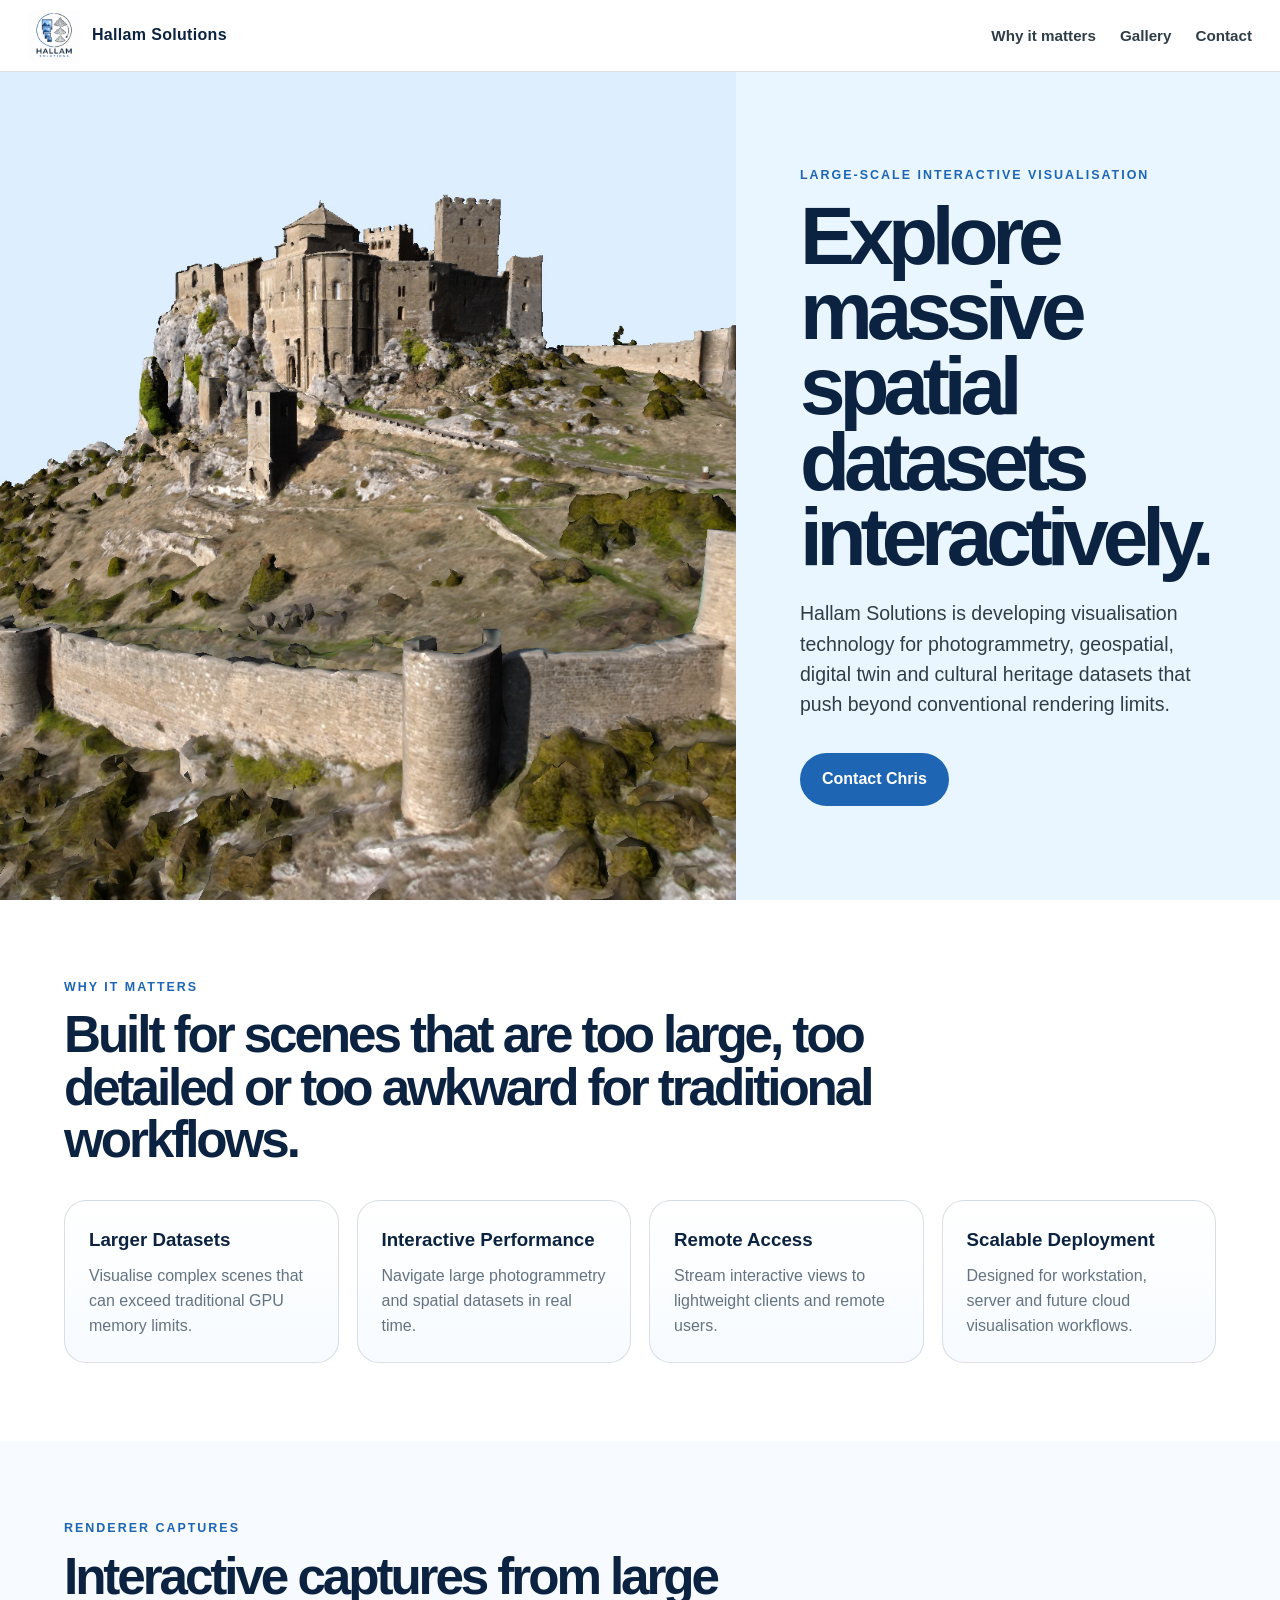
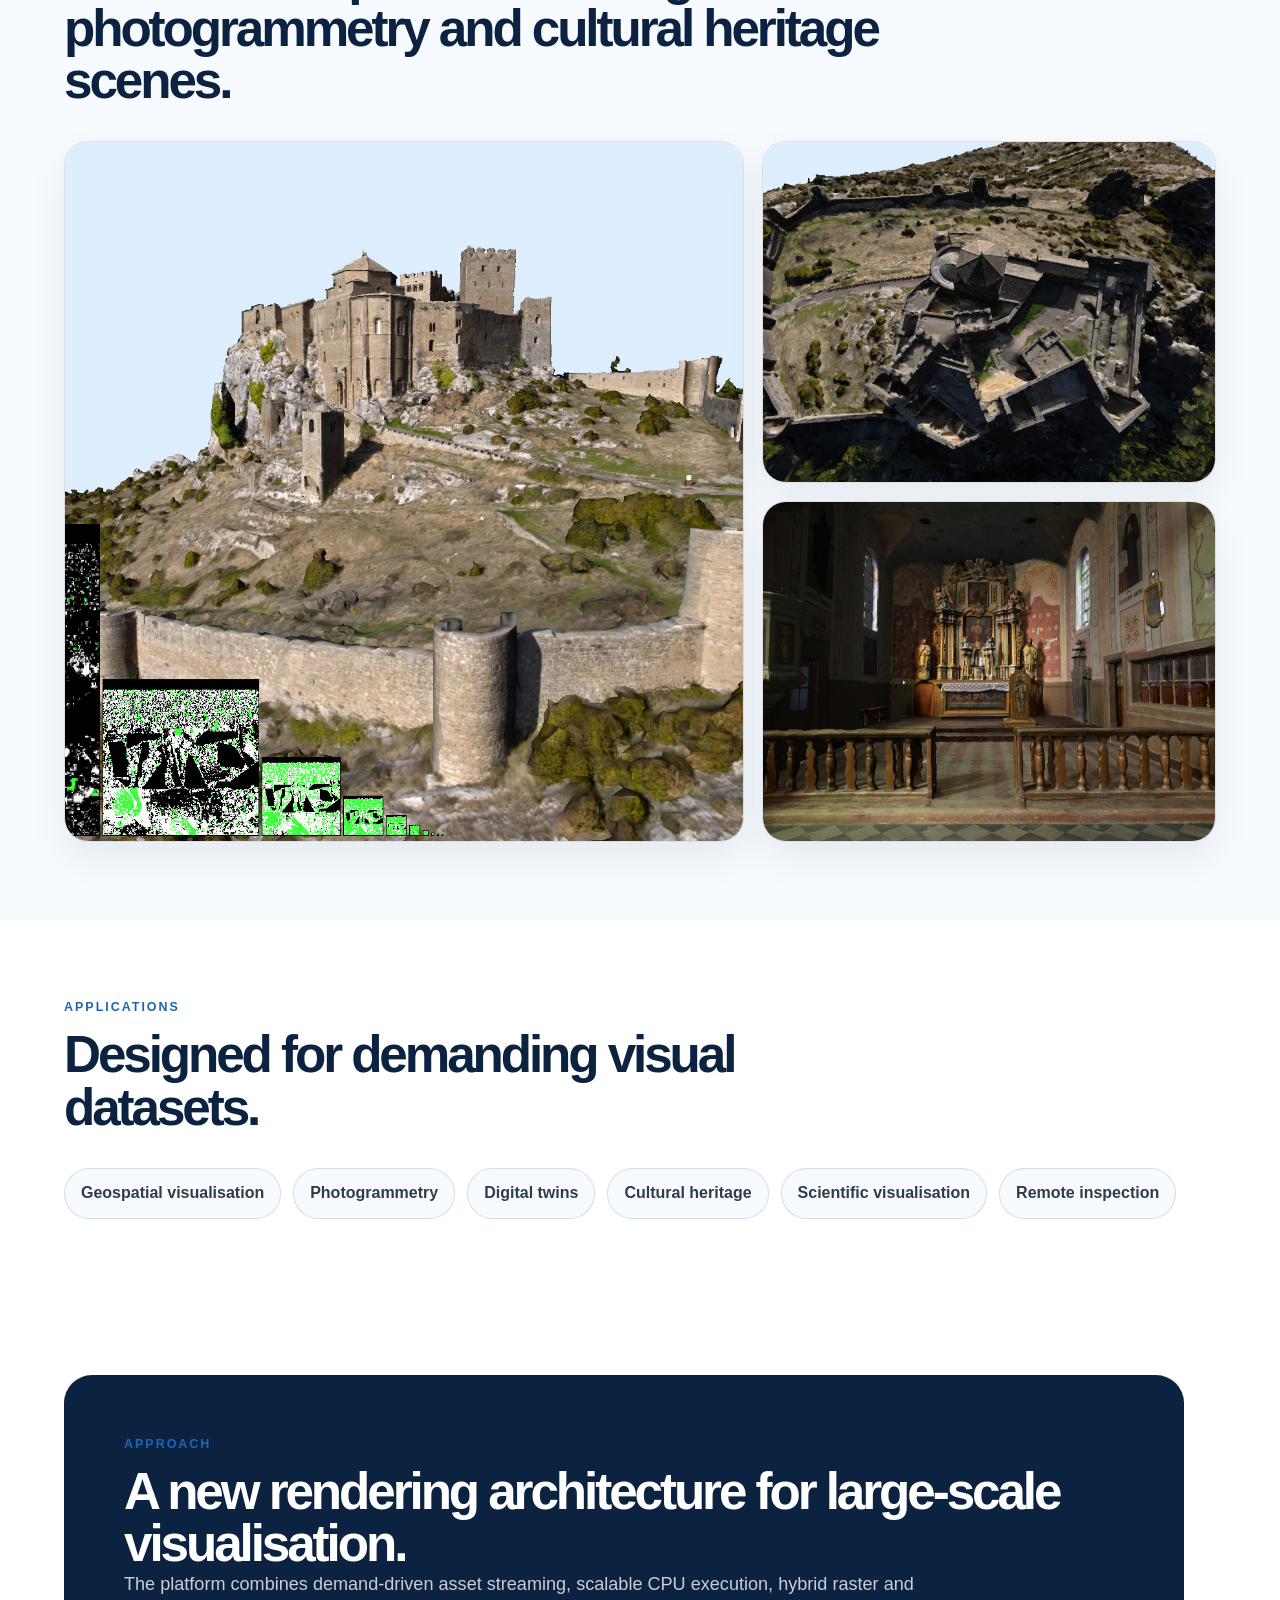
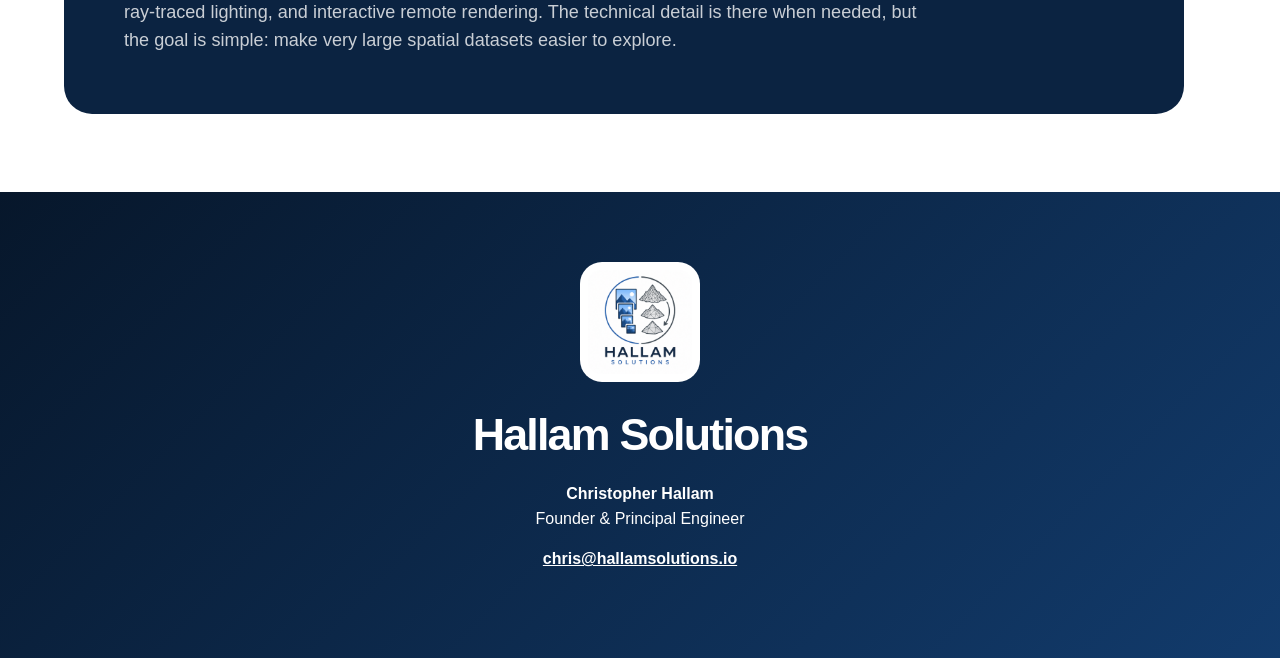
<file: index.html>
<!DOCTYPE html>
<html lang="en">
<head>
  <meta charset="UTF-8" />
  <meta name="viewport" content="width=device-width, initial-scale=1.0" />
  <title>Hallam Solutions | Large-Scale Interactive Visualisation</title>
  <meta name="description" content="Hallam Solutions develops interactive visualisation for massive spatial datasets, including photogrammetry, geospatial, digital twin and cultural heritage scenes." />
  <link rel="stylesheet" href="styles.css" />
</head>
<body>
  <header class="site-header">
    <a class="brand" href="#">
      <img src="assets/hallam-solutions-logo.png" alt="Hallam Solutions logo">
      <span>Hallam Solutions</span>
    </a>
    <nav>
      <a href="#why">Why it matters</a>
      <a href="#gallery">Gallery</a>
      <a href="#contact">Contact</a>
    </nav>
  </header>

  <main>
    <section class="hero">
      <div class="hero-image">
        <img src="assets/castle-hero.jpg" alt="Interactive castle photogrammetry render">
      </div>
      <div class="hero-copy">
        <p class="eyebrow">Large-scale interactive visualisation</p>
        <h1>Explore massive spatial datasets interactively.</h1>
        <p>
          Hallam Solutions is developing visualisation technology for photogrammetry,
          geospatial, digital twin and cultural heritage datasets that push beyond
          conventional rendering limits.
        </p>
        <a class="button" href="mailto:chris@hallamsolutions.io">Contact Chris</a>
      </div>
    </section>

    <section id="why" class="section">
      <div class="intro">
        <p class="eyebrow">Why it matters</p>
        <h2>Built for scenes that are too large, too detailed or too awkward for traditional workflows.</h2>
      </div>
      <div class="cards">
        <article>
          <h3>Larger Datasets</h3>
          <p>Visualise complex scenes that can exceed traditional GPU memory limits.</p>
        </article>
        <article>
          <h3>Interactive Performance</h3>
          <p>Navigate large photogrammetry and spatial datasets in real time.</p>
        </article>
        <article>
          <h3>Remote Access</h3>
          <p>Stream interactive views to lightweight clients and remote users.</p>
        </article>
        <article>
          <h3>Scalable Deployment</h3>
          <p>Designed for workstation, server and future cloud visualisation workflows.</p>
        </article>
      </div>
    </section>

    <section id="gallery" class="section gallery">
      <div class="intro">
        <p class="eyebrow">Renderer captures</p>
        <h2>Interactive captures from large photogrammetry and cultural heritage scenes.</h2>
      </div>
      <div class="gallery-grid">
        <figure class="large">
          <img src="assets/castle-residency.jpg" alt="Castle render with mip and residency visualisation">
          <figcaption>Castle dataset with residency and mip-level visualisation.</figcaption>
        </figure>
        <figure>
          <img src="assets/castle-overhead.jpg" alt="Overhead castle dataset render">
          <figcaption>Overhead view of a large photogrammetry scene.</figcaption>
        </figure>
        <figure>
          <img src="assets/church-interior.jpg" alt="Church interior cultural heritage render">
          <figcaption>Cultural heritage interior dataset.</figcaption>
        </figure>
      </div>
    </section>

    <section class="section applications">
      <div class="intro">
        <p class="eyebrow">Applications</p>
        <h2>Designed for demanding visual datasets.</h2>
      </div>
      <div class="pills">
        <span>Geospatial visualisation</span>
        <span>Photogrammetry</span>
        <span>Digital twins</span>
        <span>Cultural heritage</span>
        <span>Scientific visualisation</span>
        <span>Remote inspection</span>
      </div>
    </section>

    <section class="section approach">
      <div class="approach-box">
        <p class="eyebrow">Approach</p>
        <h2>A new rendering architecture for large-scale visualisation.</h2>
        <p>
          The platform combines demand-driven asset streaming, scalable CPU execution,
          hybrid raster and ray-traced lighting, and interactive remote rendering.
          The technical detail is there when needed, but the goal is simple:
          make very large spatial datasets easier to explore.
        </p>
      </div>
    </section>

    <section id="contact" class="contact">
      <img src="assets/hallam-solutions-logo.png" alt="Hallam Solutions logo">
      <h2>Hallam Solutions</h2>
      <p><strong>Christopher Hallam</strong><br>Founder & Principal Engineer</p>
      <p><a href="mailto:chris@hallamsolutions.io">chris@hallamsolutions.io</a></p>
    </section>
  </main>
</body>
</html>
</file>
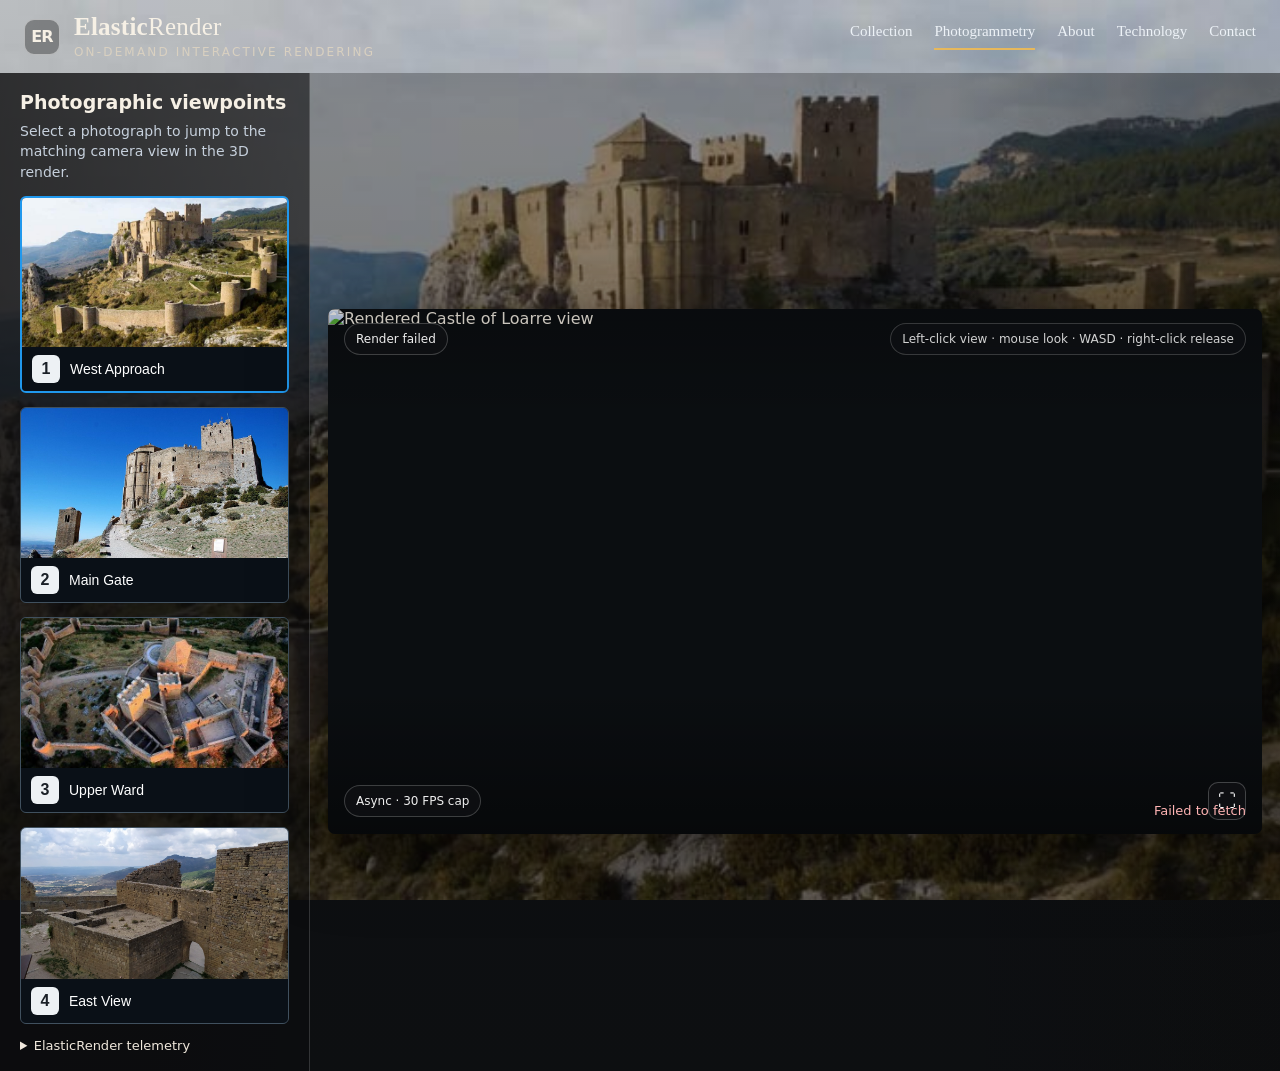
<file: elasticrender_castle_demo.html>
<!doctype html>
<html lang="en">
<head>
<meta charset="utf-8">
<meta name="viewport" content="width=device-width,initial-scale=1">
<title>ElasticRender · Castle of Loarre</title>
<style>
:root{color-scheme:dark;--bg:#10161e;--panel:#1d2733;--line:#314050;--blue:#2098ed;--muted:#c6d0dc}
*{box-sizing:border-box}html,body{margin:0;min-height:100%;font-family:Inter,ui-sans-serif,system-ui,sans-serif;background:var(--bg);color:#f4f7fb}
body{min-height:100vh}header{height:66px;border-bottom:1px solid #293442;display:flex;align-items:center;padding:0 22px;gap:25px;background:#111923}
.brand{font-size:25px;font-weight:750;letter-spacing:-.04em}.brand span{color:var(--blue)}.divider{height:24px;border-left:1px solid #53606d}.title{font-size:25px;font-weight:650}.tagline{color:#dbe1e8;font-size:14px}.nav{margin-left:auto;display:flex;gap:30px;color:#edf2f7}.nav a{color:inherit;text-decoration:none}
.layout{display:grid;grid-template-columns:310px minmax(0,1fr);min-height:calc(100vh - 66px)}aside{padding:18px 20px;background:#111a24;border-right:1px solid #202d39;overflow:auto}aside h2{font-size:19px;margin:0 0 8px}aside p{color:var(--muted);font-size:14px;line-height:1.45;margin:0 0 14px}.shots{display:grid;gap:14px}.shot{border:1px solid #40505e;background:#1a2530;border-radius:6px;overflow:hidden;padding:0;color:#fff;text-align:left;cursor:pointer;transition:.15s;border-width:1px}.shot:hover,.shot.active{border:2px solid var(--blue)}.shot img{display:block;width:100%;aspect-ratio:16/9;object-fit:cover}.shot-label{display:flex;align-items:center;gap:10px;padding:8px 10px;background:rgba(8,13,18,.84);font-size:14px}.number{width:28px;height:28px;border-radius:6px;background:#edf1f4;color:#1a2027;display:grid;place-items:center;font-weight:700;font-size:16px}
main{position:relative;display:flex;align-items:center;justify-content:center;padding:14px 18px;background:radial-gradient(circle at 65% 45%,#202934 0,#151c24 53%,#10161d 100%)}.render-wrap{position:relative;width:min(100%,1200px);aspect-ratio:16/9;background:#0b0e11;box-shadow:0 20px 70px #0008;border-radius:7px;overflow:hidden}.render-wrap img{width:100%;height:100%;display:block;object-fit:contain}.viewer-overlay{position:absolute;inset:0;pointer-events:none;display:flex;flex-direction:column;justify-content:space-between;background:linear-gradient(180deg,rgba(0,0,0,.20),transparent 22%,transparent 72%,rgba(0,0,0,.42))}.viewer-top,.viewer-bottom{display:flex;align-items:center;justify-content:space-between;gap:12px;padding:14px 16px}.pill{padding:8px 11px;border-radius:999px;background:rgba(17,18,21,.68);border:1px solid rgba(255,255,255,.20);font-size:12px;color:#eee;backdrop-filter:blur(8px)}.interaction-hint{color:#eee;opacity:.88}.status{white-space:nowrap;overflow:hidden;text-overflow:ellipsis;max-width:65%}.stats-panel{display:none;position:absolute;right:14px;bottom:14px;background:rgba(17,18,21,.82);border:1px solid rgba(255,255,255,.20);border-radius:8px;padding:10px 12px;color:#dce4ec;font:12px/1.6 ui-monospace,monospace;max-width:390px;pointer-events:auto}.stats-panel.open{display:block}.error{position:absolute;inset:auto 16px 16px auto;color:#ffb4b4;font-size:13px;max-width:55%;text-align:right}
@media(max-width:800px){header{padding:0 14px;gap:12px}.title{font-size:19px}.tagline,.divider,.nav{display:none}.layout{display:block}aside{border-right:0;border-bottom:1px solid #293442;padding:14px}.shots{display:flex;overflow-x:auto;gap:10px}.shot{min-width:190px}.shot-label{padding:6px 8px}.number{width:24px;height:24px}main{padding:12px 8px;min-height:56vw}.info{left:10px;top:10px;padding:9px 11px;max-width:65%}.info h1{font-size:18px}.info p,.controls{font-size:12px}.status{top:10px;right:10px;font-size:12px;padding:7px}.controls{left:10px;bottom:10px}}
@media(max-width:800px){.layout{display:flex;flex-direction:column;min-height:0}.layout main{order:1;min-height:0;padding:10px 0}.layout aside{order:2;padding:12px 10px;border-right:0}.render-wrap{width:min(100%,calc(100vh - 190px),1200px);max-width:100%;border-radius:0}.viewer-top,.viewer-bottom{padding:10px}.interaction-hint{display:none}.mobile-pad{pointer-events:auto;display:grid;grid-template-columns:repeat(3,44px);grid-template-rows:repeat(2,44px);gap:5px;margin:0 10px 10px;align-self:flex-start}.mobile-pad button{width:44px;height:44px;padding:0;border:1px solid rgba(255,255,255,.25);border-radius:10px;background:rgba(17,18,21,.78);color:#fff;font-size:18px;touch-action:none}.mobile-pad button:active{background:rgba(75,55,22,.88);border-color:#e6b85c}.mobile-pad [data-key="KeyW"]{grid-column:2;grid-row:1}.mobile-pad [data-key="KeyA"]{grid-column:1;grid-row:2}.mobile-pad [data-key="KeyS"]{grid-column:2;grid-row:2}.mobile-pad [data-key="KeyD"]{grid-column:3;grid-row:2}.viewer-bottom{align-items:flex-end}.viewer-bottom>.pill{margin-bottom:10px}.render-wrap{touch-action:none}.telemetry{margin-top:12px}}
body{font-family:Inter,ui-sans-serif,system-ui,-apple-system,BlinkMacSystemFont,"Segoe UI",sans-serif;color:#f6f0e5;background:linear-gradient(rgba(12,10,9,.24),rgba(12,10,9,.48)),url("assets/camera1.jpg") center/cover fixed}
header{height:auto;border:0;background:transparent;padding:14px 24px;gap:28px}.brand{display:flex;align-items:center;gap:14px;font-size:inherit;font-weight:inherit;letter-spacing:normal}.brand-mark{width:36px;height:36px;border:1px solid rgba(255,255,255,.45);border-radius:10px;display:grid;place-items:center;background:rgba(15,15,17,.34);backdrop-filter:blur(12px);font-weight:700;letter-spacing:-.05em}.brand-name{font-family:Georgia,"Times New Roman",serif;font-size:25px;line-height:1;letter-spacing:.01em}.brand-name strong{font-weight:700}.tagline{color:#d9d0c0;font-size:12px;letter-spacing:.18em;text-transform:uppercase;margin-top:6px}.nav{font-family:Georgia,"Times New Roman",serif;font-size:15px;gap:22px}.nav button{background:none;border:0;color:inherit;cursor:pointer}.layout{background:linear-gradient(90deg,rgba(12,10,8,.32),transparent 24%,transparent 74%,rgba(12,10,8,.28))}.layout aside{background:rgba(12,12,14,.70);border-color:rgba(255,255,255,.16)}main{background:rgba(12,12,14,.28)}
nav a.active{border-bottom:2px solid #e6b85c;padding-bottom:8px}.telemetry{margin-top:14px;color:#d9d0c0;font-size:13px}.telemetry summary{cursor:pointer;color:#f0e8dc}.debug{margin-top:8px;color:#cfc6ba;font:11px/1.5 ui-monospace,monospace}
.mobile-pad{display:none}.fullscreen-btn{pointer-events:auto;width:38px;height:38px;border:1px solid rgba(255,255,255,.22);background:rgba(17,18,21,.72);border-radius:10px;cursor:pointer;color:#fff;font-size:18px}.fullscreen-btn:hover{background:rgba(35,36,39,.86)}
</style>
</head>
<body>
<header><div class="brand"><div class="brand-mark">ER</div><div><div class="brand-name"><strong>Elastic</strong>Render</div><div class="tagline">On-demand interactive rendering</div></div></div><nav class="nav"><a href="elasticrender_museum_demo.html">Collection</a><a class="active" href="elasticrender_castle_demo.html">Photogrammetry</a><a href="elasticrender_museum_demo.html#about">About</a><a href="elasticrender_museum_demo.html#technology">Technology</a><a href="elasticrender_museum_demo.html#contact">Contact</a></nav></header>
<div class="layout">
<aside><h2>Photographic viewpoints</h2><p>Select a photograph to jump to the matching camera view in the 3D render.</p><div class="shots" id="shots"></div><details class="telemetry"><summary>ElasticRender telemetry</summary><div class="debug"><div id="clientStats">Client: async 30 FPS · waiting</div><div id="renderStats">Renderer: waiting</div></div></details></aside>
<main><div class="render-wrap" id="view"><img id="render" alt="Rendered Castle of Loarre view"><div class="viewer-overlay"><div class="viewer-top"><span class="pill status" id="status">1080p · Ready</span><span class="pill interaction-hint">Left-click view · mouse look · WASD · right-click release</span></div><div class="viewer-bottom"><span class="pill">Async · 30 FPS cap</span><div class="mobile-pad" aria-label="Mobile movement controls"><button type="button" data-key="KeyW" aria-label="Move forward">▲</button><button type="button" data-key="KeyA" aria-label="Move left">◀</button><button type="button" data-key="KeyS" aria-label="Move backward">▼</button><button type="button" data-key="KeyD" aria-label="Move right">▶</button></div><button class="fullscreen-btn" id="fullscreen" type="button" title="Fullscreen" aria-label="Fullscreen">⛶</button></div></div><div class="error" id="error"></div></div></main>
</div>
<script>
const lambdaUrl='https://2l6ziozoccic3lmfd7wuqg2xia0nkqah.lambda-url.eu-west-2.on.aws/';
let renderWidth=1920,renderHeight=1080;
const cameras={
 camera1:[0.974174,0,-0.014282,-0.055994,-0.004531,1.704247,-0.309066,-0.067883,0,0,0,0.01,-0.014424,-0.178459,-0.983842,0.563640],
 camera2:[0.650398,0,-0.725397,0.040743,0.161630,1.718393,0.144919,-0.236218,0,0,0,0.01,-0.738677,0.125334,-0.662305,0.315036],
 camera3:[-0.698965,0,-0.678724,0.062357,-1.152657,0.512186,1.187032,-0.085197,0,0,0,0.01,-0.206005,-0.955277,0.212149,0.460692],
 camera4:[0.924031,0,-0.308846,-0.045320,-0.189948,1.625100,-0.568304,-0.306057,0,0,0,0.01,-0.297425,-0.345953,-0.889862,0.112355]
};
const views=[['camera1','West Approach'],['camera2','Main Gate'],['camera3','Upper Ward'],['camera4','East View']];
const shots=document.getElementById('shots'), image=document.getElementById('render'), status=document.getElementById('status'), error=document.getElementById('error');
const view=document.getElementById('view');
let position=[0,0,1],yaw=-Math.PI/2,pitch=0,keys=new Set(),active=false,lastMove=performance.now(),renderInFlight=false,movementQueued=false,requestId=0,displayedId=0;
const clientStats=document.getElementById('clientStats'),renderStats=document.getElementById('renderStats');
const receivedFrames=[];
function updateClientStats(){if(receivedFrames.length<2){clientStats.textContent='Client: async 30 FPS · waiting';return}const last=receivedFrames[receivedFrames.length-1],first=receivedFrames[0],fps=1000/((last-first)/(receivedFrames.length-1));clientStats.textContent=`Client: async 30 FPS · ${fps.toFixed(1)} FPS receive average (${receivedFrames.length} frames)`}
function updateRenderStats(headers){const render=headers.get('X-Render-Ms'),raster=headers.get('X-Raster-Ms'),jpeg=headers.get('X-Jpeg-Encode-Ms'),bytes=headers.get('X-Jpeg-Bytes');if(render)renderStats.textContent=`Renderer: ${render} ms · raster ${raster} ms · JPEG ${jpeg} ms · ${bytes} bytes`}
const nativeFetch=window.fetch;window.fetch=async(...args)=>{const response=await nativeFetch(...args);updateRenderStats(response.headers);receivedFrames.push(performance.now());if(receivedFrames.length>10)receivedFrames.shift();updateClientStats();return response};
const dot=(a,b)=>a[0]*b[0]+a[1]*b[1]+a[2]*b[2];
const cross=(a,b)=>[a[1]*b[2]-a[2]*b[1],a[2]*b[0]-a[0]*b[2],a[0]*b[1]-a[1]*b[0]];
const norm=a=>{const n=Math.hypot(...a);return a.map(x=>x/n)};
function matrix(){const aspect=renderWidth/renderHeight,fy=1/Math.tan(Math.PI/6),fx=fy/aspect;const f=norm([Math.cos(pitch)*Math.cos(yaw),Math.sin(pitch),Math.cos(pitch)*Math.sin(yaw)]),r=norm(cross(f,[0,1,0])),u=cross(r,f),v=[r[0],r[1],r[2],-dot(r,position),u[0],u[1],u[2],-dot(u,position),-f[0],-f[1],-f[2],dot(f,position),0,0,0,1];return [fx*v[0],fx*v[1],fx*v[2],fx*v[3],fy*v[4],fy*v[5],fy*v[6],fy*v[7],0,0,0,.01,-v[8],-v[9],-v[10],-v[11]]}
function applyCameraMatrix(cameraMatrix){const aspect=renderWidth/renderHeight,fy=1/Math.tan(Math.PI/6),fx=fy/aspect,right=cameraMatrix.slice(0,3).map(x=>x/fx),up=cameraMatrix.slice(4,7).map(x=>x/fy),back=cameraMatrix.slice(12,15).map(x=>-x),translation=[cameraMatrix[3]/fx,cameraMatrix[7]/fy,-cameraMatrix[15]];position=[0,1,2].map(i=>-right[i]*translation[0]-up[i]*translation[1]-back[i]*translation[2]);const forward=back.map(x=>-x);yaw=Math.atan2(forward[2],forward[0]);pitch=Math.asin(Math.max(-1,Math.min(1,forward[1])))}
for(const [camera,label] of views){const button=document.createElement('button');button.className='shot';button.innerHTML=`<img src="assets/${camera}.jpg" alt="${label}"><span class="shot-label"><span class="number">${camera.slice(-1)}</span>${label}</span>`;button.onclick=()=>select(camera,button);shots.append(button)}
let lastImageUrl=null;
async function select(camera,button){document.querySelectorAll('.shot').forEach(x=>x.classList.remove('active'));button.classList.add('active');status.textContent='1080p  |  Rendering…';error.textContent='';try{const response=await fetch(lambdaUrl,{method:'POST',headers:{'Content-Type':'application/json'},body:JSON.stringify({sceneIndex:0,resolution:[renderWidth,renderHeight],cameraMatrix:cameras[camera]})});if(!response.ok){const raw=await response.text();let message=raw;try{const envelope=JSON.parse(raw);message=envelope.errorMessage||envelope.error||raw}catch(_){}throw new Error(message||`HTTP ${response.status}`)}const contentType=(response.headers.get('content-type')||'').toLowerCase();if(contentType.includes('application/json')){const envelope=await response.json();const encoded=typeof envelope.body==='string'?envelope.body:envelope.body?.body;if(!encoded)throw new Error('No image returned');if(lastImageUrl)URL.revokeObjectURL(lastImageUrl);image.src=encoded.startsWith('data:')?encoded:`data:image/jpeg;base64,${encoded}`}else{const jpeg=await response.blob();if(!jpeg.size)throw new Error('Empty image returned');if(lastImageUrl)URL.revokeObjectURL(lastImageUrl);lastImageUrl=URL.createObjectURL(jpeg);image.src=lastImageUrl}status.textContent='1080p  |  Ready'}catch(e){status.textContent='Render failed';error.textContent=e.message}}
async function issueRender(cameraMatrix){const id=++requestId;status.textContent=`${renderHeight===1080?'1080p':'540p'}  |  Rendering…`;error.textContent='';try{const response=await fetch(lambdaUrl,{method:'POST',headers:{'Content-Type':'application/json'},body:JSON.stringify({sceneIndex:0,resolution:[renderWidth,renderHeight],cameraMatrix})});if(!response.ok){const raw=await response.text();let message=raw;try{const envelope=JSON.parse(raw);message=envelope.errorMessage||envelope.error||raw}catch(_){}throw new Error(message||`HTTP ${response.status}`)}const contentType=(response.headers.get('content-type')||'').toLowerCase();if(contentType.includes('application/json')){const envelope=await response.json();const encoded=typeof envelope.body==='string'?envelope.body:envelope.body?.body;if(!encoded)throw new Error('No image returned');if(id>=displayedId){displayedId=id;image.src=encoded.startsWith('data:')?encoded:`data:image/jpeg;base64,${encoded}`}}else{const jpeg=await response.blob();if(!jpeg.size)throw new Error('Empty image returned');const imageUrl=URL.createObjectURL(jpeg);if(id>=displayedId){displayedId=id;if(lastImageUrl)URL.revokeObjectURL(lastImageUrl);lastImageUrl=imageUrl;image.src=imageUrl}else{URL.revokeObjectURL(imageUrl)}}status.textContent=`${renderHeight===1080?'1080p':'540p'}  |  Ready`}catch(e){status.textContent='Render failed';error.textContent=e.message}}
function select(camera,button){document.querySelectorAll('.shot').forEach(x=>x.classList.remove('active'));button.classList.add('active');if(document.pointerLockElement===view)document.exitPointerLock();renderWidth=1920;renderHeight=1080;applyCameraMatrix(cameras[camera]);movementQueued=false;issueRender(matrix())}
view.addEventListener('mousedown',event=>{if(event.button===2){event.preventDefault();if(document.pointerLockElement===view)document.exitPointerLock();return}if(event.button===0)view.requestPointerLock()});
view.addEventListener('contextmenu',event=>{event.preventDefault();if(document.pointerLockElement===view)document.exitPointerLock()});
let touchLookId=null,touchLookX=0,touchLookY=0;
view.addEventListener('touchstart',event=>{if(event.target.closest('button')||touchLookId!==null)return;const touch=event.changedTouches[0];if(!touch)return;event.preventDefault();touchLookId=touch.identifier;touchLookX=touch.clientX;touchLookY=touch.clientY;active=true;movementQueued=true},{passive:false});
view.addEventListener('touchmove',event=>{if(touchLookId===null)return;const touch=[...event.changedTouches].find(item=>item.identifier===touchLookId);if(!touch)return;event.preventDefault();yaw+=(touch.clientX-touchLookX)*.004;pitch=Math.max(-1.54,Math.min(1.54,pitch-(touch.clientY-touchLookY)*.004));touchLookX=touch.clientX;touchLookY=touch.clientY;movementQueued=true},{passive:false});
function endTouchLook(event){if(touchLookId===null)return;if(![...event.changedTouches].some(item=>item.identifier===touchLookId))return;touchLookId=null;active=false}
view.addEventListener('touchend',endTouchLook,{passive:false});view.addEventListener('touchcancel',endTouchLook,{passive:false});
document.addEventListener('pointerlockchange',()=>{active=document.pointerLockElement===view;status.textContent=active?'1080p  |  Free look active':'1080p  |  Ready'});
document.addEventListener('mousemove',event=>{if(!active)return;yaw+=event.movementX*.002;pitch=Math.max(-1.54,Math.min(1.54,pitch-event.movementY*.002));movementQueued=true});
document.addEventListener('keydown',event=>{if(!active)return;if(['KeyW','KeyA','KeyS','KeyD','ShiftLeft','ShiftRight'].includes(event.code)){keys.add(event.code);event.preventDefault()}});
document.addEventListener('keyup',event=>keys.delete(event.code));
document.querySelectorAll('.mobile-pad button').forEach(button=>{const key=button.dataset.key;const release=event=>{event.preventDefault();keys.delete(key);active=false;button.releasePointerCapture?.(event.pointerId)};button.addEventListener('pointerdown',event=>{event.preventDefault();active=true;keys.add(key);movementQueued=true;button.setPointerCapture?.(event.pointerId)});button.addEventListener('pointerup',release);button.addEventListener('pointercancel',release);button.addEventListener('pointerleave',event=>{if(button.hasPointerCapture?.(event.pointerId))release(event)})});
document.getElementById('fullscreen').addEventListener('click',()=>{if(document.fullscreenElement)document.exitFullscreen();else view.requestFullscreen?.()});
let settlingFrames=0;
function tick(now){const dt=Math.min(.05,(now-lastMove)/1000);lastMove=now;if(active&&keys.size){const f=norm([Math.cos(pitch)*Math.cos(yaw),Math.sin(pitch),Math.cos(pitch)*Math.sin(yaw)]),r=norm(cross(f,[0,1,0])),speed=2*(keys.has('ShiftLeft')||keys.has('ShiftRight')?.1:1);if(keys.has('KeyW'))position=position.map((x,i)=>x+f[i]*speed*dt);if(keys.has('KeyS'))position=position.map((x,i)=>x-f[i]*speed*dt);if(keys.has('KeyD'))position=position.map((x,i)=>x+r[i]*speed*dt);if(keys.has('KeyA'))position=position.map((x,i)=>x-r[i]*speed*dt);movementQueued=true}requestAnimationFrame(tick)}
function asyncTick(){if(movementQueued){movementQueued=false;settlingFrames=1;renderWidth=960;renderHeight=540;issueRender(matrix())}else if(settlingFrames>0){settlingFrames--;renderWidth=1920;renderHeight=1080;issueRender(matrix())}setTimeout(asyncTick,1000/30)}requestAnimationFrame(tick);asyncTick();
 select('camera1',shots.firstElementChild);
</script>
</body></html>
</file>
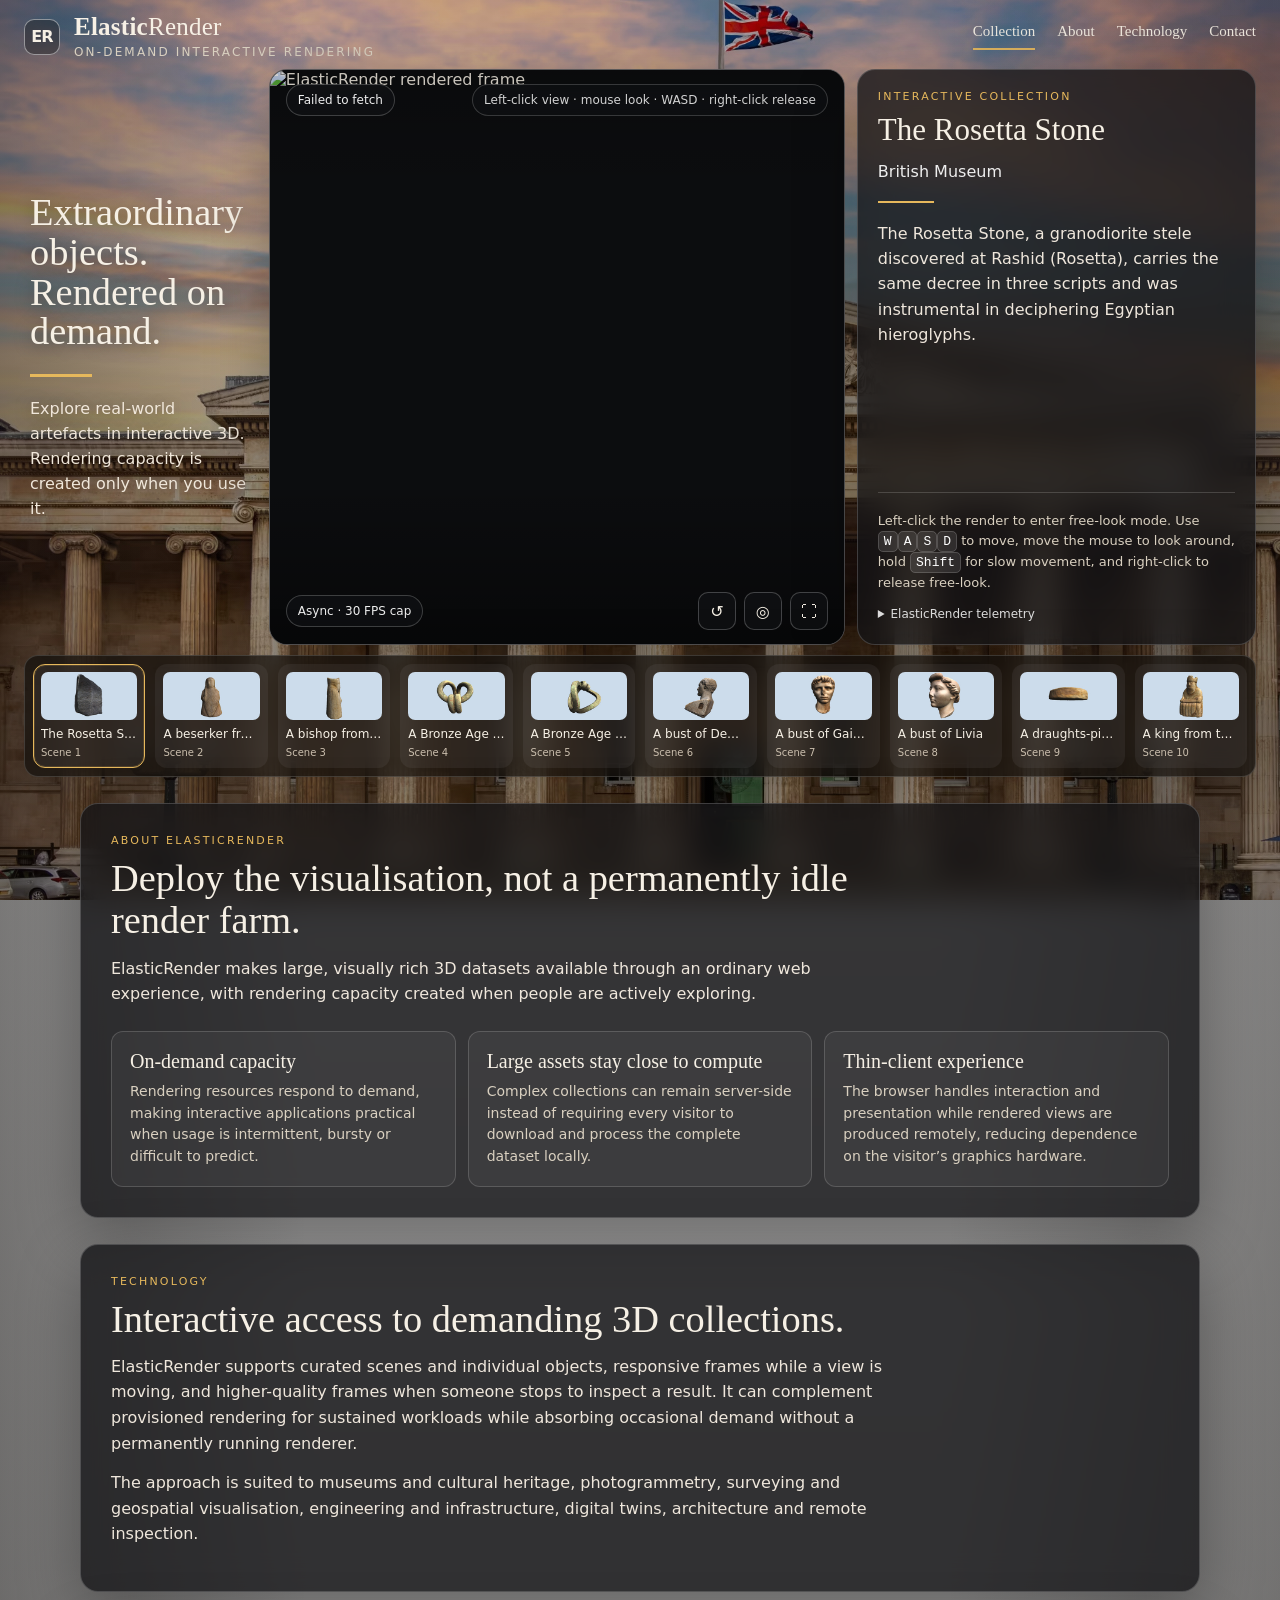
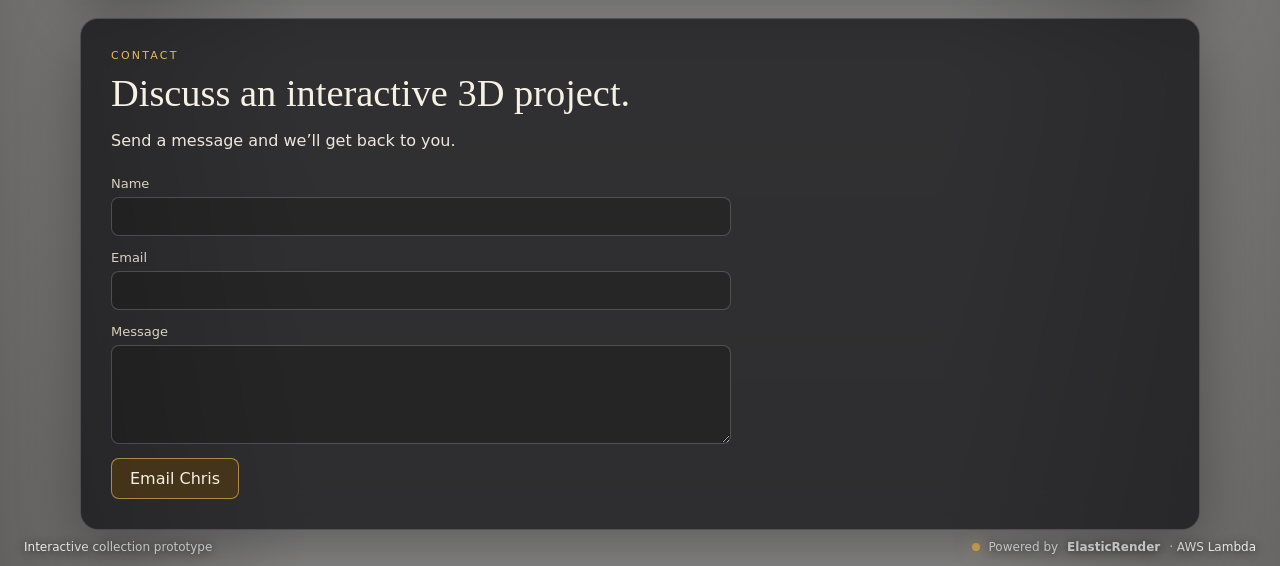
<file: elasticrender_museum_demo.html>
<!doctype html>
<html lang="en">
<head>
<meta charset="utf-8">
<meta name="viewport" content="width=device-width,initial-scale=1">
<title>ElasticRender — Interactive Museum Demo</title>
<style>
  :root {
    --ink:#f6f0e5;
    --muted:#d9d0c0;
    --gold:#e6b85c;
    --panel:rgba(20,20,22,.78);
    --panel2:rgba(12,12,14,.70);
    --line:rgba(255,255,255,.16);
    --shadow:0 20px 60px rgba(0,0,0,.34);
  }
  * { box-sizing:border-box; }
  html,body { min-height:100%; margin:0; }
  body {
    font-family:Inter,ui-sans-serif,system-ui,-apple-system,BlinkMacSystemFont,"Segoe UI",sans-serif;
    color:var(--ink);
    background:
      linear-gradient(rgba(12,10,9,.24),rgba(12,10,9,.48)),
      url("assets/britishmuseum.jpg") center/cover fixed;
  }
  button,input { font:inherit; }
  button { color:inherit; }
  .page {
    min-height:100vh;
    height:auto;
    overflow:visible;
    padding:14px 24px 12px;
    display:grid;
    grid-template-rows:auto auto auto auto;
    gap:10px;
    background:
      linear-gradient(90deg,rgba(12,10,8,.32),transparent 24%,transparent 74%,rgba(12,10,8,.28));
  }
  header {
    display:flex;
    align-items:center;
    justify-content:space-between;
    gap:28px;
    min-width:0;
  }
  .hero-grid > * { min-width:0; }
  .brand {
    display:flex;
    align-items:center;
    gap:14px;
  }
  .brand-mark {
    width:36px;height:36px;border:1px solid rgba(255,255,255,.45);
    border-radius:10px;display:grid;place-items:center;background:rgba(15,15,17,.34);
    backdrop-filter:blur(12px);font-weight:700;letter-spacing:-.05em;
  }
  .brand-name {
    font-family:Georgia,"Times New Roman",serif;
    font-size:25px;line-height:1;letter-spacing:.01em;
  }
  .brand-name strong { font-weight:700; }
  .tagline { color:var(--muted);font-size:12px;letter-spacing:.18em;text-transform:uppercase;margin-top:6px; }
  nav { display:flex;gap:22px;font-family:Georgia,"Times New Roman",serif;font-size:15px; }
  nav a { color:var(--ink);text-decoration:none;opacity:.92; }
  nav a.active { border-bottom:2px solid var(--gold);padding-bottom:8px; }

  .hero-grid {
    display:grid;
    grid-template-columns:minmax(175px,.42fr) minmax(0,576px) minmax(265px,.72fr);
    gap:12px;
    align-items:start;
    min-height:0;
    height:auto;
  }
  .intro {
    align-self:center;
    padding:0 6px;
    text-shadow:0 2px 18px rgba(0,0,0,.4);
  }
  .intro h1 {
    font-family:Georgia,"Times New Roman",serif;
    font-weight:400;
    font-size:clamp(30px,3vw,50px);
    line-height:1.04;
    margin:0 0 22px;
  }
  .rule { width:62px;height:3px;background:var(--gold);margin:0 0 20px; }
  .intro p { max-width:300px;line-height:1.55;color:#f0e7da;margin:0; }

  .viewer-card {
    position:relative;
    width:min(576px, 100%);
    aspect-ratio:1/1;
    max-width:576px;
    max-height:576px;
    min-height:0;
    border-radius:18px;
    overflow:hidden;
    background:rgba(8,9,11,.88);
    border:1px solid rgba(255,255,255,.28);
    box-shadow:var(--shadow);
    backdrop-filter:blur(8px);
    cursor:crosshair;
    user-select:none;
  }
  #image {
    width:100%;
    height:100%;
    display:block;
    object-fit:contain;
    background:#0c0d0f;
  }
  .viewer-overlay {
    position:absolute;inset:0;pointer-events:none;
    display:flex;flex-direction:column;justify-content:space-between;
    background:linear-gradient(180deg,rgba(0,0,0,.20),transparent 22%,transparent 72%,rgba(0,0,0,.42));
  }
  .viewer-top,.viewer-bottom {
    display:flex;align-items:center;justify-content:space-between;gap:12px;
    padding:14px 16px;
  }
  .pill {
    padding:8px 11px;border-radius:999px;background:rgba(17,18,21,.68);
    border:1px solid rgba(255,255,255,.20);font-size:12px;color:#eee;
    backdrop-filter:blur(8px);
  }
  #status { white-space:nowrap;overflow:hidden;text-overflow:ellipsis;max-width:65%; }
  .interaction-hint { color:#eee;opacity:.88; }
  .viewer-actions { pointer-events:auto;display:flex;gap:8px; }
  .icon-btn {
    width:38px;height:38px;border:1px solid rgba(255,255,255,.22);
    background:rgba(17,18,21,.72);border-radius:10px;cursor:pointer;
  }
  .icon-btn:hover { background:rgba(35,36,39,.86); }
  .icon-btn.active { border-color:var(--gold);color:var(--gold);background:rgba(75,55,22,.78); }
  .mobile-pad { display:none; }

  .info-card {
    align-self:stretch;
    border-radius:18px;
    background:var(--panel);
    border:1px solid rgba(255,255,255,.18);
    box-shadow:var(--shadow);
    backdrop-filter:blur(16px);
    padding:20px 20px;
    display:flex;flex-direction:column;
    min-height:280px;
  }
  .eyebrow { color:var(--gold);font-size:11px;letter-spacing:.2em;text-transform:uppercase;margin-bottom:10px; }
  .info-card h2 {
    font-family:Georgia,"Times New Roman",serif;
    font-size:31px;font-weight:400;line-height:1.1;margin:0 0 13px;
  }
  .meta { color:#eee;line-height:1.55;margin-bottom:16px; }
  .info-card .rule { width:56px;height:2px;margin:0 0 18px; }
  .description { color:#efe7dc;line-height:1.58;margin:0 0 20px; }
  .controls {
    margin-top:auto;padding-top:18px;border-top:1px solid var(--line);
    color:var(--muted);font-size:13px;line-height:1.55;
  }
  kbd {
    background:rgba(255,255,255,.10);border:1px solid rgba(255,255,255,.16);
    border-radius:5px;padding:2px 5px;color:#fff;
  }

  .carousel-wrap {
    border-radius:14px;background:rgba(17,14,12,.72);
    border:1px solid rgba(255,255,255,.15);
    box-shadow:var(--shadow);backdrop-filter:blur(12px);
    padding:8px;
  }
  .carousel {
    display:grid;
    grid-template-columns:repeat(10,minmax(105px,1fr));
    gap:10px;
    overflow-x:auto;
    scrollbar-width:thin;
  }
  .artifact {
    min-width:88px;border:1px solid transparent;background:rgba(255,255,255,.055);
    border-radius:12px;padding:7px;cursor:pointer;text-align:left;transition:.15s ease;
  }
  .artifact:hover { transform:translateY(-2px);background:rgba(255,255,255,.09); }
  .artifact.active { border-color:var(--gold);box-shadow:0 0 0 1px rgba(230,184,92,.18) inset; }
  .artifact img {
    width:100%;aspect-ratio:2/1;display:block;object-fit:cover;border-radius:7px;max-height:72px;
    background:#202124;margin-bottom:7px;
  }
  .artifact-title { display:block;font-size:12px;white-space:nowrap;overflow:hidden;text-overflow:ellipsis; }
  .artifact-scene { color:#cbbfae;font-size:10px;margin-top:2px; }

  .content-section {
    width:min(1120px,100%);
    margin:16px auto 0;
    padding:30px;
    border-radius:18px;
    background:var(--panel);
    border:1px solid rgba(255,255,255,.18);
    box-shadow:var(--shadow);
    backdrop-filter:blur(16px);
    scroll-margin-top:18px;
  }
  .section-heading { max-width:780px; }
  .section-heading h2 {
    font-family:Georgia,"Times New Roman",serif;
    font-size:clamp(26px,3vw,42px);font-weight:400;line-height:1.1;margin:0 0 14px;
  }
  .section-heading p { color:#efe7dc;line-height:1.6;margin:0 0 14px; }
  .technology-grid {
    display:grid;grid-template-columns:repeat(3,minmax(0,1fr));gap:12px;margin-top:24px;
  }
  .technology-grid article {
    padding:18px;border:1px solid var(--line);border-radius:12px;background:rgba(255,255,255,.045);
  }
  .technology-grid h3 { margin:0 0 8px;font-family:Georgia,"Times New Roman",serif;font-size:20px;font-weight:400; }
  .technology-grid p { color:var(--muted);line-height:1.55;margin:0;font-size:14px; }
  .contact-form { display:grid;gap:14px;max-width:620px;margin-top:22px; }
  .contact-form label { display:grid;gap:6px;color:var(--muted);font-size:13px; }
  .contact-form input,.contact-form textarea {
    width:100%;padding:11px 12px;border:1px solid rgba(255,255,255,.2);border-radius:8px;
    background:rgba(0,0,0,.2);color:var(--ink);resize:vertical;
  }
  .contact-form input:focus,.contact-form textarea:focus { outline:2px solid rgba(230,184,92,.7);outline-offset:1px; }
  .contact-form button {
    justify-self:start;padding:10px 18px;border:1px solid rgba(230,184,92,.65);border-radius:8px;
    background:rgba(75,55,22,.82);cursor:pointer;
  }
  .contact-form button:hover { background:rgba(100,72,25,.9); }

  footer {
    display:flex;justify-content:space-between;align-items:center;gap:20px;
    font-size:12px;color:#eee;text-shadow:0 1px 8px rgba(0,0,0,.65);
  }
  .powered { display:flex;align-items:center;gap:9px; }
  .lambda-dot { width:8px;height:8px;border-radius:50%;background:var(--gold);box-shadow:0 0 18px rgba(230,184,92,.9); }
  details {
    margin-top:12px;color:#ccc;font-size:12px;
  }
  details summary { cursor:pointer;color:#ddd; }
  .debug {
    margin-top:8px;padding:10px 12px;border-radius:10px;background:rgba(0,0,0,.28);
    border:1px solid rgba(255,255,255,.09);line-height:1.55;overflow:auto;
  }

  @media (max-width:1100px) {
    .page { padding:22px; }
    .hero-grid { grid-template-columns:minmax(0,1fr) minmax(260px,320px); }
    .intro { grid-column:1/-1;padding:0;display:flex;align-items:end;gap:25px; }
    .intro h1 { max-width:520px;margin-bottom:0; }
    .intro .intro-copy { max-width:360px; }
    .intro .rule { display:none; }
  }
  @media (max-width:780px) {
    .page {
      padding:10px;
      display:flex;
      flex-direction:column;
      align-items:stretch;
    }
    header { order:1; }
    nav { display:none; }
    .hero-grid { display:contents; }
    .intro { display:none; }
    .viewer-card {
      order:2;
      width:min(100%, calc(100vh - 190px), 576px);
      max-width:576px;
      min-height:0;
      justify-self:center;
    }
    .carousel-wrap { order:3; }
    .info-card { min-height:auto; }
    .info-card { order:4; }
    .content-section { order:6;margin-top:10px;padding:20px; }
    .technology-grid { grid-template-columns:1fr; }
    .interaction-hint { display:none; }
    .viewer-top,.viewer-bottom { padding:10px; }
    #frameMode { display:none; }
    .viewer-actions .icon-btn { width:42px;height:42px; }
    .mobile-pad {
      pointer-events:auto;
      display:grid;
      grid-template-columns:repeat(3,44px);
      grid-template-rows:repeat(2,44px);
      gap:5px;
      margin:0 10px 10px;
      align-self:flex-start;
    }
    .mobile-pad button {
      width:44px;height:44px;padding:0;border:1px solid rgba(255,255,255,.25);
      border-radius:10px;background:rgba(17,18,21,.78);color:#fff;font-size:18px;
      touch-action:none;
    }
    .mobile-pad button:active { background:rgba(75,55,22,.88);border-color:var(--gold); }
    .mobile-pad [data-key="KeyW"] { grid-column:2;grid-row:1; }
    .mobile-pad [data-key="KeyA"] { grid-column:1;grid-row:2; }
    .mobile-pad [data-key="KeyS"] { grid-column:2;grid-row:2; }
    .mobile-pad [data-key="KeyD"] { grid-column:3;grid-row:2; }
    .viewer-card { touch-action:none; }
    footer { order:7;flex-direction:column;align-items:flex-start; }
  }
</style>
</head>
<body>
<div class="page">
  <header>
    <div class="brand">
      <div class="brand-mark">ER</div>
      <div>
        <div class="brand-name"><strong>Elastic</strong>Render</div>
        <div class="tagline">On-demand interactive rendering</div>
      </div>
    </div>
    <nav aria-label="Primary">
      <a class="active" href="#collection">Collection</a>
      <a href="#about">About</a>
      <a href="#technology">Technology</a>
      <a href="#contact">Contact</a>
    </nav>
  </header>

  <main class="hero-grid" id="collection">
    <section class="intro">
      <div>
        <h1>Extraordinary objects.<br>Rendered on demand.</h1>
        <div class="rule"></div>
      </div>
      <div class="intro-copy">
        <p>Explore real-world artefacts in interactive 3D. Rendering capacity is created only when you use it.</p>
      </div>
    </section>

    <section class="viewer-card" id="view" aria-label="Interactive rendered view">
      <img id="image" alt="ElasticRender rendered frame">
      <div class="viewer-overlay">
        <div class="viewer-top">
          <span class="pill" id="status">Scene 1 · — FPS</span>
          <span class="pill interaction-hint">Left-click view · mouse look · WASD · right-click release</span>
        </div>
        <div class="viewer-bottom">
          <span class="pill" id="frameMode">Async · 30 FPS cap</span>
          <div class="mobile-pad" aria-label="Mobile movement controls">
            <button type="button" data-key="KeyW" aria-label="Move forward">▲</button>
            <button type="button" data-key="KeyA" aria-label="Move left">◀</button>
            <button type="button" data-key="KeyS" aria-label="Move backward">▼</button>
            <button type="button" data-key="KeyD" aria-label="Move right">▶</button>
          </div>
          <div class="viewer-actions">
            <button class="icon-btn" id="resetView" title="Reset view" aria-label="Reset view">↺</button>
            <button class="icon-btn" id="orbitView" title="Orbit object" aria-label="Orbit object">◎</button>
            <button class="icon-btn" id="fullscreen" title="Fullscreen" aria-label="Fullscreen">⛶</button>
          </div>
        </div>
      </div>
    </section>

    <aside class="info-card">
      <div class="eyebrow">Interactive collection</div>
      <h2 id="artifactName">Artefact 01</h2>
      <div class="meta" id="artifactMeta">Scene 1 · 3D model</div>
      <div class="rule"></div>
      <p class="description" id="artifactDescription">
        Placeholder catalogue information for model 1. Replace this with the object's title,
        period, provenance and interpretation text.
      </p>
      <div class="controls">
        Left-click the render to enter free-look mode. Use
        <kbd>W</kbd><kbd>A</kbd><kbd>S</kbd><kbd>D</kbd> to move,
        move the mouse to look around, hold <kbd>Shift</kbd> for slow movement,
        and right-click to release free-look.
        <details>
          <summary>ElasticRender telemetry</summary>
          <div class="debug">
            <div id="telemetry">Client: async, 30 FPS cap · Last frame received: —</div>
            <div id="render-telemetry">Renderer telemetry: —</div>
          </div>
        </details>
      </div>
    </aside>
  </main>

  <section class="carousel-wrap" aria-label="Artefact selection">
    <div class="carousel" id="carousel"></div>
  </section>

  <section class="content-section" id="about">
    <div class="section-heading">
      <div class="eyebrow">About ElasticRender</div>
      <h2>Deploy the visualisation, not a permanently idle render farm.</h2>
      <p>ElasticRender makes large, visually rich 3D datasets available through an ordinary web experience, with rendering capacity created when people are actively exploring.</p>
    </div>
    <div class="technology-grid">
      <article>
        <h3>On-demand capacity</h3>
        <p>Rendering resources respond to demand, making interactive applications practical when usage is intermittent, bursty or difficult to predict.</p>
      </article>
      <article>
        <h3>Large assets stay close to compute</h3>
        <p>Complex collections can remain server-side instead of requiring every visitor to download and process the complete dataset locally.</p>
      </article>
      <article>
        <h3>Thin-client experience</h3>
        <p>The browser handles interaction and presentation while rendered views are produced remotely, reducing dependence on the visitor’s graphics hardware.</p>
      </article>
    </div>
  </section>

  <section class="content-section contact-section" id="technology">
    <div class="section-heading">
      <div class="eyebrow">Technology</div>
      <h2>Interactive access to demanding 3D collections.</h2>
      <p>ElasticRender supports curated scenes and individual objects, responsive frames while a view is moving, and higher-quality frames when someone stops to inspect a result. It can complement provisioned rendering for sustained workloads while absorbing occasional demand without a permanently running renderer.</p>
      <p>The approach is suited to museums and cultural heritage, photogrammetry, surveying and geospatial visualisation, engineering and infrastructure, digital twins, architecture and remote inspection.</p>
    </div>
  </section>

  <section class="content-section contact-section" id="contact">
    <div class="section-heading">
      <div class="eyebrow">Contact</div>
      <h2>Discuss an interactive 3D project.</h2>
      <p>Send a message and we’ll get back to you.</p>
    </div>
    <form class="contact-form" action="mailto:chris@hallamsolutions.io" method="post" enctype="text/plain">
      <label>Name<input name="name" type="text" autocomplete="name" required></label>
      <label>Email<input name="email" type="email" autocomplete="email" required></label>
      <label>Message<textarea name="message" rows="5" required></textarea></label>
      <button type="submit">Email Chris</button>
    </form>
  </section>

  <footer>
    <span>Interactive collection prototype</span>
    <span class="powered"><span class="lambda-dot"></span>Powered by <strong>ElasticRender</strong> · AWS Lambda</span>
  </footer>
</div>

<script>
// Existing Lambda Function URL from the supplied demo.
const lambdaUrl = 'https://k42ls7hhrcfc7lnlftzbdejzui0odfry.lambda-url.eu-west-2.on.aws/';
const ASYNC_FPS = 30;
const MOVE_SPEED = 2;
const RENDER_WIDTH = 576;
const RENDER_HEIGHT = 576;
const RENDER_ASPECT = RENDER_WIDTH / RENDER_HEIGHT;

// Catalogue metadata matched to the ten meshes used by scenes 1001–1010.
const artifacts = [
  {sceneIndex:1,title:'The Rosetta Stone',meta:'British Museum',description:'The Rosetta Stone, a granodiorite stele discovered at Rashid (Rosetta), carries the same decree in three scripts and was instrumental in deciphering Egyptian hieroglyphs.'},
  {sceneIndex:2,title:'A beserker from the Lewis chessmen',meta:'Lewis chessmen · c. 1150–1175 AD',description:'Walrus-ivory chess-piece depicting a warder in a long garment, scabbard and hood, armed with a sword and shield.'},
  {sceneIndex:3,title:'A bishop from the Lewis chessmen',meta:'Lewis chessmen · c. 1150–1175 AD',description:'Walrus-ivory bishop standing in a cope with stole and mitre, holding a crozier and book.'},
  {sceneIndex:4,title:'A Bronze Age Sussex Loop Bracelet',meta:'Sussex · 1400–1200 BC',description:'Middle Bronze Age loop bracelet from Sussex, UK, recorded as British Museum object 1903,6-25.2.'},
  {sceneIndex:5,title:'A Bronze Age Sussex Loop Bracelet',meta:'Sussex · 1400–1200 BC',description:'Middle Bronze Age loop bracelet from Sussex, UK, recorded as British Museum object 1903,6-25.1.'},
  {sceneIndex:6,title:'A bust of Demosthenes',meta:'Roman marble copy',description:'Marble head of Demosthenes with knitted brow and compressed lips, a Roman copy of a statue by Polyeuktos erected in 280 BC.'},
  {sceneIndex:7,title:'A bust of Gaius Caesar',meta:'Roman marble · c. 2 BC–AD 4',description:"Roman marble portrait head of Gaius Caesar, Augustus' grandson, who died while campaigning in Parthia."},
  {sceneIndex:8,title:'A bust of Livia',meta:'Marble portrait',description:'A scanned marble head of Livia, displayed in gallery G70 at the British Museum.'},
  {sceneIndex:9,title:'A draughts-piece from the Lewis Chessmen',meta:'Lewis chessmen · 1150–1175 AD',description:'Ivory draughts-piece, carved in a discoid form with two incised concentric circles around its edge.'},
  {sceneIndex:10,title:'A king from the Lewis chessmen',meta:'Lewis chessmen · c. 1150–1200 AD',description:'Walrus-ivory king seated on a high-backed chair, wearing a floriated crown, mantle, brooch and tunic, with a sheathed sword across his knees.'}
];

const cameras = {
  camera1:[.974174,0,-.014282,-.055994,-.004531,1.704247,-.309066,-.067883,0,0,0,.01,-.014424,-.178459,-.983842,.563640],
  camera2:[.650398,0,-.725397,.040743,.161630,1.718393,.144919,-.236218,0,0,0,.01,-.738677,.125334,-.662305,.315036],
  camera3:[-.698965,0,-.678724,.062357,-1.152657,.512186,1.187032,-.085197,0,0,0,.01,-.206005,-.955277,.212149,.460692],
  camera4:[.924031,0,-.308846,-.045320,-.189948,1.625100,-.568304,-.306057,0,0,0,.01,-.297425,-.345953,-.889862,.112355]
};

const statusEl = document.getElementById('status');
const telemetryEl = document.getElementById('telemetry');
const renderTelemetryEl = document.getElementById('render-telemetry');
const image = document.getElementById('image');
const view = document.getElementById('view');
const carousel = document.getElementById('carousel');
const artifactName = document.getElementById('artifactName');
const artifactMeta = document.getElementById('artifactMeta');
const artifactDescription = document.getElementById('artifactDescription');

let sceneIndex = 1;
let active = false;
let mobileMoving = false;
let touchLookId = null;
let touchLookX = 0;
let touchLookY = 0;
let keys = new Set();
let position = [0,0,1];
let yaw = -Math.PI/2;
let pitch = 0;
let orbiting = false;
let orbitAngle = 0;
const orbitRadius = 1;
let lastMove = performance.now();
let lastImageUrl = null;
let requestId = 0;
let displayedId = 0;
let motionQueued = false;
let settlingFrames = 0;
const receivedFrames = [];
let lastFrameReceivedAt = 0;

const dot=(a,b)=>a[0]*b[0]+a[1]*b[1]+a[2]*b[2];
const cross=(a,b)=>[a[1]*b[2]-a[2]*b[1],a[2]*b[0]-a[0]*b[2],a[0]*b[1]-a[1]*b[0]];
const norm=a=>{const n=Math.hypot(...a);return a.map(x=>x/n)};

function matrix() {
  const aspect=RENDER_ASPECT, fy=1/Math.tan(Math.PI/6), fx=fy/aspect;
  const f=norm([Math.cos(pitch)*Math.cos(yaw),Math.sin(pitch),Math.cos(pitch)*Math.sin(yaw)]);
  const r=norm(cross(f,[0,1,0])), u=cross(r,f);
  const v=[
    r[0],r[1],r[2],-dot(r,position),
    u[0],u[1],u[2],-dot(u,position),
    -f[0],-f[1],-f[2],dot(f,position),
    0,0,0,1
  ];
  return [
    fx*v[0],fx*v[1],fx*v[2],fx*v[3],
    fy*v[4],fy*v[5],fy*v[6],fy*v[7],
    0,0,0,.01,
    -v[8],-v[9],-v[10],-v[11]
  ];
}

function worldTransform() {
  const c=Math.cos(orbitAngle), s=Math.sin(orbitAngle);
  return [
    c,0,s,0,
    0,1,0,0,
    -s,0,c,0,
    0,0,0,1
  ];
}

function applyCameraMatrix(cameraMatrix) {
  const aspect=RENDER_ASPECT,fy=1/Math.tan(Math.PI/6),fx=fy/aspect;
  const right=cameraMatrix.slice(0,3).map(x=>x/fx);
  const up=cameraMatrix.slice(4,7).map(x=>x/fy);
  const back=cameraMatrix.slice(12,15).map(x=>-x);
  const translation=[cameraMatrix[3]/fx,cameraMatrix[7]/fy,-cameraMatrix[15]];
  position=[0,1,2].map(i=>-right[i]*translation[0]-up[i]*translation[1]-back[i]*translation[2]);
  const forward=back.map(x=>-x);
  yaw=Math.atan2(forward[2],forward[0]);
  pitch=Math.asin(Math.max(-1,Math.min(1,forward[1])));
}

function recordFrameReceived() {
  const now=performance.now();
  // Do not average an idle period into the active rendering cadence.
  if(lastFrameReceivedAt && now-lastFrameReceivedAt>500) receivedFrames.length=0;
  receivedFrames.push(now);
  lastFrameReceivedAt=now;
  if(receivedFrames.length>10) receivedFrames.shift();
}

function updateTelemetry() {
  if(!receivedFrames.length) {
    telemetryEl.textContent='Client: async, 30 FPS cap · Last frame received: —';
    return;
  }
  const now=performance.now(), last=receivedFrames.at(-1);
  const age=((now-last)/1000).toFixed(2);
  let average='—';
  let interval='—';
  let fps='—';
  if(receivedFrames.length>1)
    average=`${Math.round((last-receivedFrames[0])/(receivedFrames.length-1))} ms`;
  if(receivedFrames.length>1) {
    const delta=last-receivedFrames[receivedFrames.length-2];
    interval=`${Math.round(delta)} ms`;
    fps=`${(1000/delta).toFixed(1)}`;
  }
  telemetryEl.textContent=`Client: async, 30 FPS cap · Last frame received: ${age} s ago · Current interval: ${interval} (${fps} FPS) · ${receivedFrames.length}-frame receive average: ${average}`;
}
setInterval(updateTelemetry,100);

function updateRenderTelemetry(headers) {
  const value=name=>headers.get(name);
  const render=value('X-Render-Ms'),
        raster=value('X-Raster-Ms'),
        jpeg=value('X-Jpeg-Encode-Ms'),
        base64=value('X-Base64-Encode-Ms'),
        message=value('X-Message-Create-Ms'),
        bytes=value('X-Jpeg-Bytes');
  if(!render) return;
  renderTelemetryEl.textContent =
    `Renderer: ${render} ms (raster ${raster} ms) · JPEG ${jpeg} ms · Base64 ${base64} ms · Message ${message} ms · ${bytes} bytes`;
}

async function issueRender(cameraMatrix) {
  const id=++requestId;
  try {
    const response=await fetch(lambdaUrl,{
      method:'POST',
      headers:{'Content-Type':'application/json'},
      body:JSON.stringify({sceneIndex,resolution:[RENDER_WIDTH,RENDER_HEIGHT],worldTransform:worldTransform(),viewProjection:cameraMatrix})
    });
    if(!response.ok) throw Error(`HTTP ${response.status}: ${await response.text()}`);
    updateRenderTelemetry(response.headers);
    const jpeg=await response.blob();
    recordFrameReceived();
    if(id>=displayedId) {
      displayedId=id;
      if(lastImageUrl) URL.revokeObjectURL(lastImageUrl);
      lastImageUrl=URL.createObjectURL(jpeg);
      image.src=lastImageUrl;
      let frameTiming='— FPS';
      if(receivedFrames.length>1) {
        const averageInterval=(receivedFrames.at(-1)-receivedFrames[0])/(receivedFrames.length-1);
        frameTiming=`${(1000/averageInterval).toFixed(1)} FPS`;
      }
      statusEl.textContent=`Scene ${sceneIndex} · ${frameTiming}`;
    }
  } catch(error) {
    statusEl.textContent=error.message;
  }
}

function noteMovement() {
  motionQueued=true;
}

function isMoving() {
  return (active || mobileMoving) && keys.size>0;
}

function asyncTick() {
  if(isMoving() || motionQueued) {
    motionQueued=false;
    settlingFrames=2;
    issueRender(matrix());
  } else if(settlingFrames>0) {
    settlingFrames--;
    issueRender(matrix());
  }
  setTimeout(asyncTick,1000/ASYNC_FPS);
}
asyncTick();

function tick(now) {
  const dt=Math.min(.05,(now-lastMove)/1000);
  lastMove=now;
  if(orbiting) {
    orbitAngle=(orbitAngle+dt*0.8)%(Math.PI*2);
    motionQueued=true;
  }
  if(isMoving()) {
    const f=norm([Math.cos(pitch)*Math.cos(yaw),Math.sin(pitch),Math.cos(pitch)*Math.sin(yaw)]);
    const r=norm(cross(f,[0,1,0]));
    const speed=MOVE_SPEED*(keys.has('ShiftLeft')||keys.has('ShiftRight')?.1:1);
    if(keys.has('KeyW')) position=position.map((x,i)=>x+f[i]*speed*dt);
    if(keys.has('KeyS')) position=position.map((x,i)=>x-f[i]*speed*dt);
    if(keys.has('KeyD')) position=position.map((x,i)=>x+r[i]*speed*dt);
    if(keys.has('KeyA')) position=position.map((x,i)=>x-r[i]*speed*dt);
  }
  requestAnimationFrame(tick);
}
requestAnimationFrame(tick);

function placeholderThumb(index) {
  const hue = 24 + index*17;
  const svg = `
  <svg xmlns="http://www.w3.org/2000/svg" viewBox="0 0 400 300">
    <defs>
      <linearGradient id="g" x1="0" y1="0" x2="1" y2="1">
        <stop offset="0" stop-color="hsl(${hue} 22% 28%)"/>
        <stop offset="1" stop-color="hsl(${hue+28} 16% 10%)"/>
      </linearGradient>
    </defs>
    <rect width="400" height="300" fill="url(#g)"/>
    <circle cx="200" cy="118" r="${42+(index%3)*10}" fill="rgba(238,226,205,.72)"/>
    <rect x="145" y="164" width="110" height="70" rx="14" fill="rgba(238,226,205,.62)"/>
    <text x="200" y="272" text-anchor="middle" font-family="Arial" font-size="27" fill="#fff">MODEL ${index}</text>
  </svg>`;
  return 'data:image/svg+xml;charset=utf-8,' + encodeURIComponent(svg);
}

function selectArtifact(index) {
  sceneIndex=index;
  orbiting=false;
  document.getElementById('orbitView').classList.remove('active');
  orbitAngle=0;
  position=[0,0,1];
  yaw=-Math.PI/2;
  pitch=0;
  const artifact=artifacts[index-1];
  artifactName.textContent=artifact.title;
  artifactMeta.textContent=artifact.meta;
  artifactDescription.textContent=artifact.description;
  document.querySelectorAll('.artifact').forEach((el,i)=>el.classList.toggle('active',i===index-1));
  // Render the selected scene immediately using the current camera.
  issueRender(matrix());
}

artifacts.forEach((artifact,i)=>{
  const button=document.createElement('button');
  button.className='artifact'+(i===0?' active':'');
  button.type='button';
  button.innerHTML=`
    <img src="assets/scene-${artifact.sceneIndex}.jpg" alt="${artifact.title}">
    <span class="artifact-title">${artifact.title}</span>
    <span class="artifact-scene">Scene ${artifact.sceneIndex}</span>`;
  button.addEventListener('click',()=>selectArtifact(artifact.sceneIndex));
  carousel.append(button);
});

// Start one unit in front of the origin-centered artifact, matching scenes 1001–1010.
position=[0,0,1];
yaw=-Math.PI/2;
pitch=0;

view.addEventListener('mousedown',event=>{
  if(event.target.closest('button')) return;
  if(event.button===2){
    event.preventDefault();
    if(document.pointerLockElement===view) document.exitPointerLock();
    return;
  }
  if(event.button===0){
    view.requestPointerLock();
  }
});
view.addEventListener('contextmenu',event=>{
  event.preventDefault();
  if(document.pointerLockElement===view){
    document.exitPointerLock();
  }
});
view.addEventListener('touchstart',event=>{
  if(event.target.closest('button') || touchLookId!==null) return;
  const touch=event.changedTouches[0];
  if(!touch) return;
  event.preventDefault();
  touchLookId=touch.identifier;
  touchLookX=touch.clientX;
  touchLookY=touch.clientY;
  active=true;
  statusEl.textContent=`Scene ${sceneIndex} · touch look active`;
  noteMovement();
},{passive:false});
view.addEventListener('touchmove',event=>{
  if(touchLookId===null) return;
  const touch=[...event.changedTouches].find(item=>item.identifier===touchLookId);
  if(!touch) return;
  event.preventDefault();
  yaw+=(touch.clientX-touchLookX)*.004;
  pitch=Math.max(-1.54,Math.min(1.54,pitch-(touch.clientY-touchLookY)*.004));
  touchLookX=touch.clientX;
  touchLookY=touch.clientY;
  noteMovement();
},{passive:false});
function endTouchLook(event){
  if(touchLookId===null) return;
  const ended=[...event.changedTouches].some(item=>item.identifier===touchLookId);
  if(!ended) return;
  touchLookId=null;
  active=false;
  statusEl.textContent=`Scene ${sceneIndex} · touch look released`;
}
view.addEventListener('touchend',endTouchLook,{passive:false});
view.addEventListener('touchcancel',endTouchLook,{passive:false});
document.addEventListener('pointerlockchange',()=>{
  active=document.pointerLockElement===view;
  statusEl.textContent=active?`Scene ${sceneIndex} · free look active`:`Scene ${sceneIndex} · free look released`;
  if(active) noteMovement();
});

document.addEventListener('contextmenu',event=>{
  if(active && view.contains(event.target)) event.preventDefault();
});
document.addEventListener('mousemove',event=>{
  if(!active) return;
  yaw+=event.movementX*.002;
  pitch=Math.max(-1.54,Math.min(1.54,pitch-event.movementY*.002));
  noteMovement();
});
document.addEventListener('keydown',event=>{
  if(active) {
    keys.add(event.code);
    noteMovement();
    event.preventDefault();
  }
});
document.addEventListener('keyup',event=>keys.delete(event.code));

document.querySelectorAll('.mobile-pad button').forEach(button=>{
  const key=button.dataset.key;
  const press=event=>{
    event.preventDefault();
    mobileMoving=true;
    keys.add(key);
    noteMovement();
    button.setPointerCapture?.(event.pointerId);
  };
  const release=event=>{
    event.preventDefault();
    keys.delete(key);
    mobileMoving=[...keys].some(item=>item.startsWith('Key'));
  };
  button.addEventListener('pointerdown',press);
  button.addEventListener('pointerup',release);
  button.addEventListener('pointercancel',release);
  button.addEventListener('pointerleave',event=>{ if(event.buttons===0) release(event); });
});

document.getElementById('resetView').addEventListener('click',event=>{
  event.stopPropagation();
  orbiting=false;
  document.getElementById('orbitView').classList.remove('active');
  orbitAngle=0;
  position=[0,0,1];
  yaw=-Math.PI/2;
  pitch=0;
  issueRender(matrix());
});
document.getElementById('orbitView').addEventListener('click',event=>{
  event.stopPropagation();
  orbiting=!orbiting;
  document.getElementById('orbitView').classList.toggle('active',orbiting);
  if(orbiting) {
    statusEl.textContent=`Scene ${sceneIndex} · orbiting`;
  } else {
    statusEl.textContent=`Scene ${sceneIndex} · orbit stopped`;
  }
  motionQueued=true;
});
document.getElementById('fullscreen').addEventListener('click',event=>{
  event.stopPropagation();
  if(!document.fullscreenElement) view.requestFullscreen?.();
  else document.exitFullscreen?.();
});

// Initial scene render and catalogue selection.
selectArtifact(1);
</script>
</body>
</html>
</file>
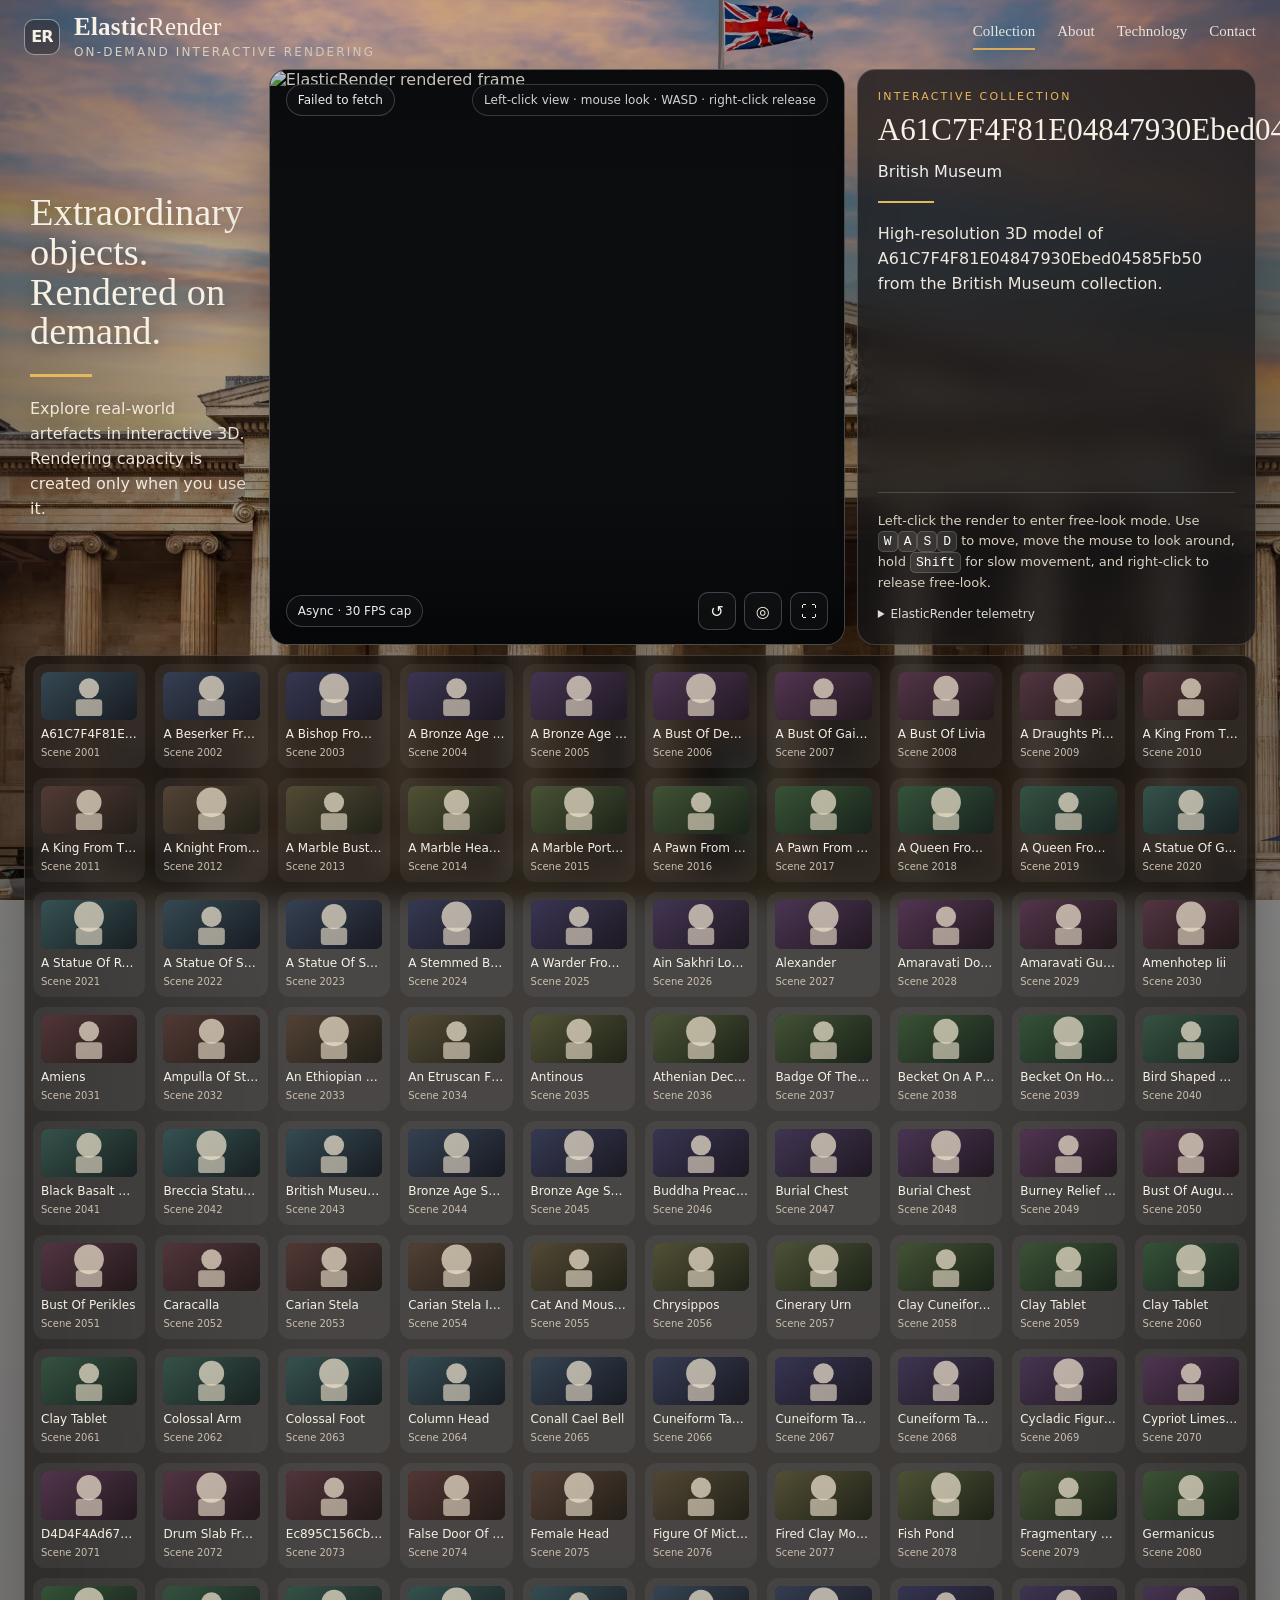
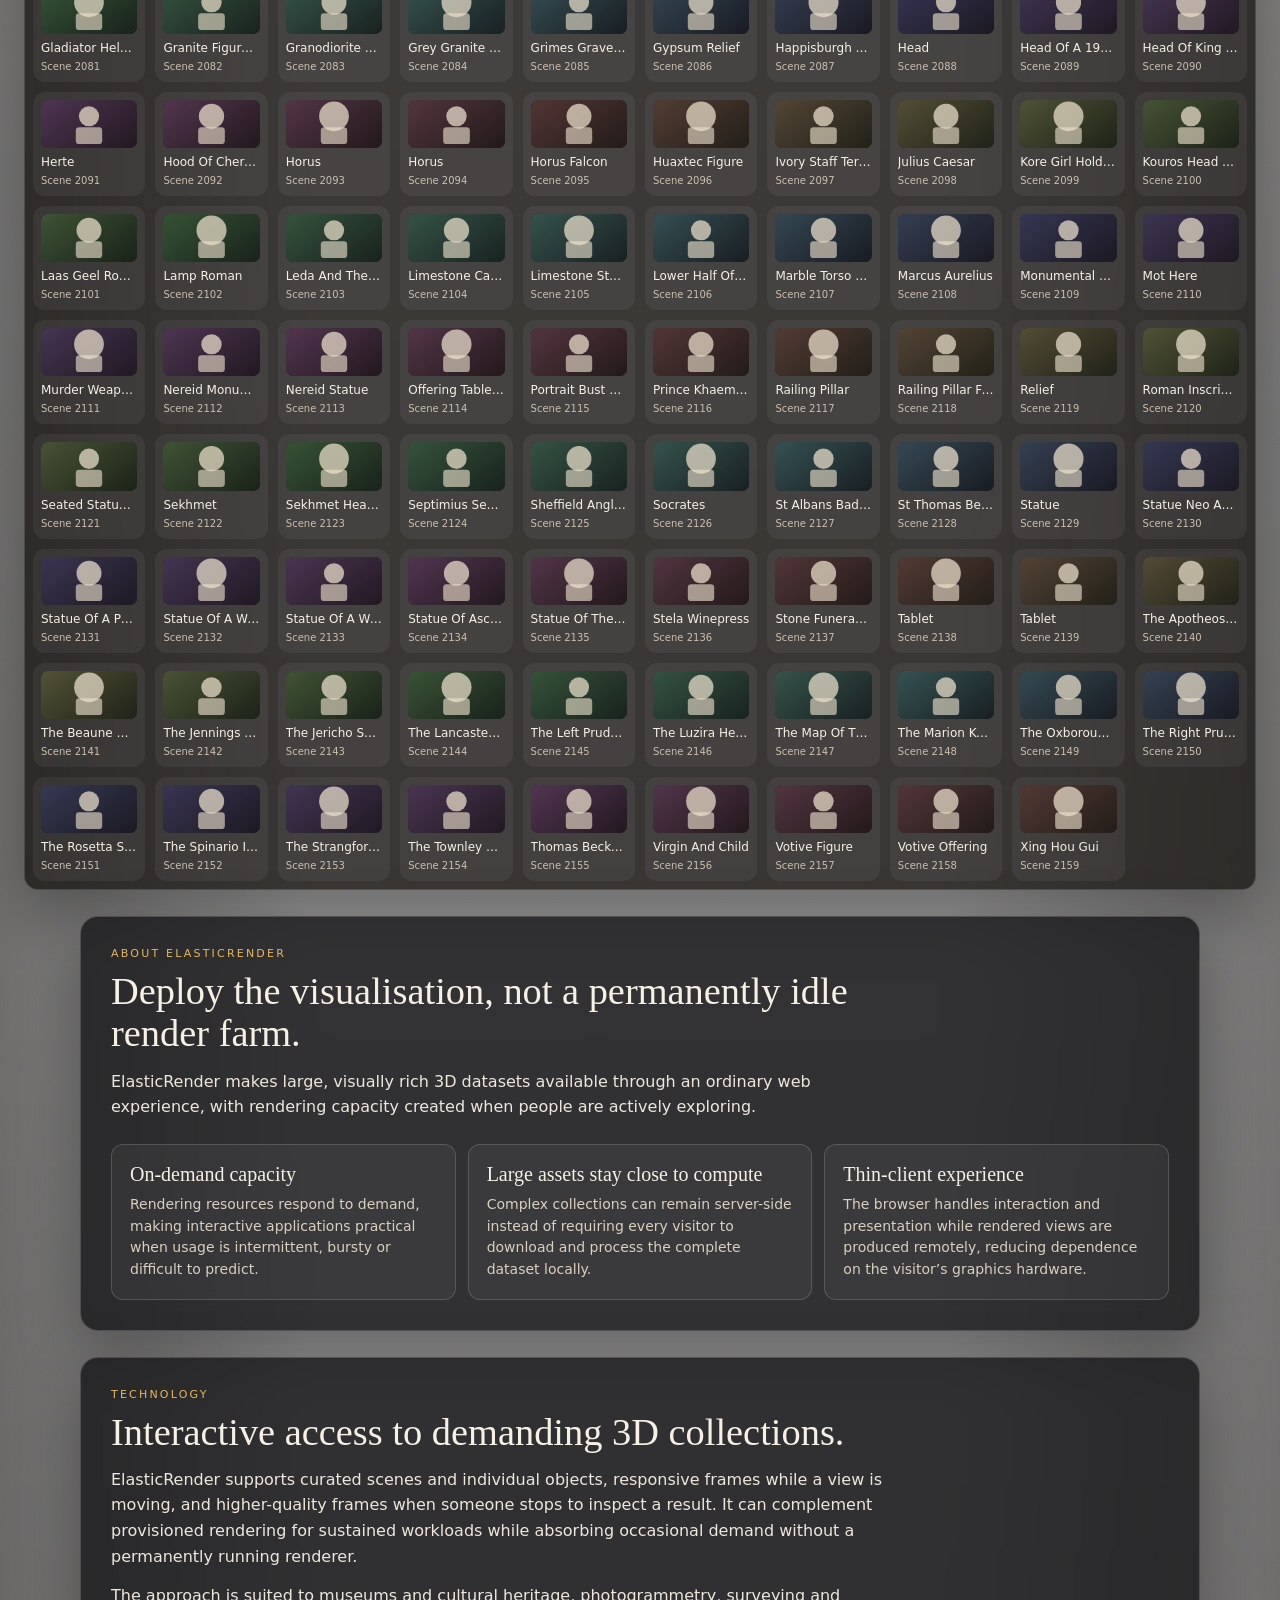
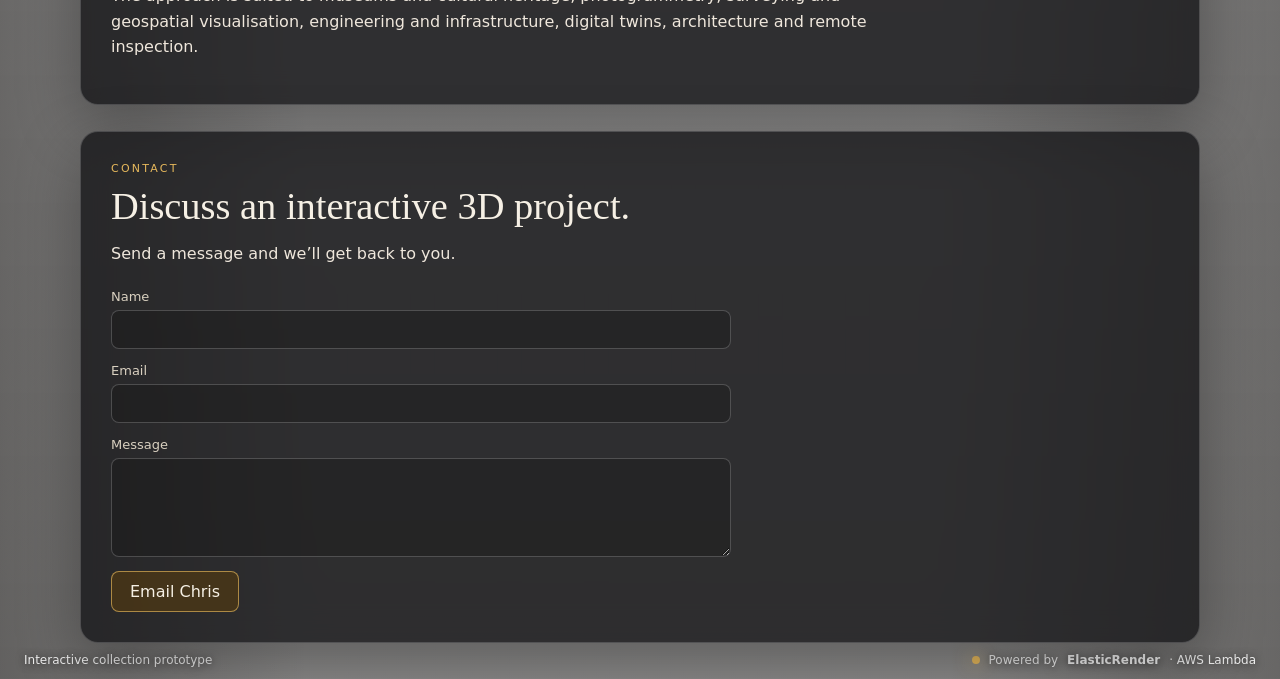
<file: elasticrender_museum_demo_full.html>
<!doctype html>
<html lang="en">
<head>
<meta charset="utf-8">
<meta name="viewport" content="width=device-width,initial-scale=1">
<title>ElasticRender — Interactive Museum Demo</title>
<style>
  :root {
    --ink:#f6f0e5;
    --muted:#d9d0c0;
    --gold:#e6b85c;
    --panel:rgba(20,20,22,.78);
    --panel2:rgba(12,12,14,.70);
    --line:rgba(255,255,255,.16);
    --shadow:0 20px 60px rgba(0,0,0,.34);
  }
  * { box-sizing:border-box; }
  html,body { min-height:100%; margin:0; }
  body {
    font-family:Inter,ui-sans-serif,system-ui,-apple-system,BlinkMacSystemFont,"Segoe UI",sans-serif;
    color:var(--ink);
    background:
      linear-gradient(rgba(12,10,9,.24),rgba(12,10,9,.48)),
      url("assets/britishmuseum.jpg") center/cover fixed;
  }
  button,input { font:inherit; }
  button { color:inherit; }
  .page {
    min-height:100vh;
    height:auto;
    overflow:visible;
    padding:14px 24px 12px;
    display:grid;
    grid-template-rows:auto auto auto auto;
    gap:10px;
    background:
      linear-gradient(90deg,rgba(12,10,8,.32),transparent 24%,transparent 74%,rgba(12,10,8,.28));
  }
  header {
    display:flex;
    align-items:center;
    justify-content:space-between;
    gap:28px;
    min-width:0;
  }
  .hero-grid > * { min-width:0; }
  .brand {
    display:flex;
    align-items:center;
    gap:14px;
  }
  .brand-mark {
    width:36px;height:36px;border:1px solid rgba(255,255,255,.45);
    border-radius:10px;display:grid;place-items:center;background:rgba(15,15,17,.34);
    backdrop-filter:blur(12px);font-weight:700;letter-spacing:-.05em;
  }
  .brand-name {
    font-family:Georgia,"Times New Roman",serif;
    font-size:25px;line-height:1;letter-spacing:.01em;
  }
  .brand-name strong { font-weight:700; }
  .tagline { color:var(--muted);font-size:12px;letter-spacing:.18em;text-transform:uppercase;margin-top:6px; }
  nav { display:flex;gap:22px;font-family:Georgia,"Times New Roman",serif;font-size:15px; }
  nav a { color:var(--ink);text-decoration:none;opacity:.92; }
  nav a.active { border-bottom:2px solid var(--gold);padding-bottom:8px; }

  .hero-grid {
    display:grid;
    grid-template-columns:minmax(175px,.42fr) minmax(0,576px) minmax(265px,.72fr);
    gap:12px;
    align-items:start;
    min-height:0;
    height:auto;
  }
  .intro {
    align-self:center;
    padding:0 6px;
    text-shadow:0 2px 18px rgba(0,0,0,.4);
  }
  .intro h1 {
    font-family:Georgia,"Times New Roman",serif;
    font-weight:400;
    font-size:clamp(30px,3vw,50px);
    line-height:1.04;
    margin:0 0 22px;
  }
  .rule { width:62px;height:3px;background:var(--gold);margin:0 0 20px; }
  .intro p { max-width:300px;line-height:1.55;color:#f0e7da;margin:0; }

  .viewer-card {
    position:relative;
    width:min(576px, 100%);
    aspect-ratio:1/1;
    max-width:576px;
    max-height:576px;
    min-height:0;
    border-radius:18px;
    overflow:hidden;
    background:rgba(8,9,11,.88);
    border:1px solid rgba(255,255,255,.28);
    box-shadow:var(--shadow);
    backdrop-filter:blur(8px);
    cursor:crosshair;
    user-select:none;
  }
  #image {
    width:100%;
    height:100%;
    display:block;
    object-fit:contain;
    background:#0c0d0f;
  }
  .viewer-overlay {
    position:absolute;inset:0;pointer-events:none;
    display:flex;flex-direction:column;justify-content:space-between;
    background:linear-gradient(180deg,rgba(0,0,0,.20),transparent 22%,transparent 72%,rgba(0,0,0,.42));
  }
  .viewer-top,.viewer-bottom {
    display:flex;align-items:center;justify-content:space-between;gap:12px;
    padding:14px 16px;
  }
  .pill {
    padding:8px 11px;border-radius:999px;background:rgba(17,18,21,.68);
    border:1px solid rgba(255,255,255,.20);font-size:12px;color:#eee;
    backdrop-filter:blur(8px);
  }
  #status { white-space:nowrap;overflow:hidden;text-overflow:ellipsis;max-width:65%; }
  .interaction-hint { color:#eee;opacity:.88; }
  .viewer-actions { pointer-events:auto;display:flex;gap:8px; }
  .icon-btn {
    width:38px;height:38px;border:1px solid rgba(255,255,255,.22);
    background:rgba(17,18,21,.72);border-radius:10px;cursor:pointer;
  }
  .icon-btn:hover { background:rgba(35,36,39,.86); }
  .icon-btn.active { border-color:var(--gold);color:var(--gold);background:rgba(75,55,22,.78); }
  .mobile-pad { display:none; }

  .info-card {
    align-self:stretch;
    border-radius:18px;
    background:var(--panel);
    border:1px solid rgba(255,255,255,.18);
    box-shadow:var(--shadow);
    backdrop-filter:blur(16px);
    padding:20px 20px;
    display:flex;flex-direction:column;
    min-height:280px;
  }
  .eyebrow { color:var(--gold);font-size:11px;letter-spacing:.2em;text-transform:uppercase;margin-bottom:10px; }
  .info-card h2 {
    font-family:Georgia,"Times New Roman",serif;
    font-size:31px;font-weight:400;line-height:1.1;margin:0 0 13px;
  }
  .meta { color:#eee;line-height:1.55;margin-bottom:16px; }
  .info-card .rule { width:56px;height:2px;margin:0 0 18px; }
  .description { color:#efe7dc;line-height:1.58;margin:0 0 20px; }
  .controls {
    margin-top:auto;padding-top:18px;border-top:1px solid var(--line);
    color:var(--muted);font-size:13px;line-height:1.55;
  }
  kbd {
    background:rgba(255,255,255,.10);border:1px solid rgba(255,255,255,.16);
    border-radius:5px;padding:2px 5px;color:#fff;
  }

  .carousel-wrap {
    border-radius:14px;background:rgba(17,14,12,.72);
    border:1px solid rgba(255,255,255,.15);
    box-shadow:var(--shadow);backdrop-filter:blur(12px);
    padding:8px;
  }
  .carousel {
    display:grid;
    grid-template-columns:repeat(10,minmax(105px,1fr));
    gap:10px;
    overflow-x:auto;
    scrollbar-width:thin;
  }
  .artifact {
    min-width:88px;border:1px solid transparent;background:rgba(255,255,255,.055);
    border-radius:12px;padding:7px;cursor:pointer;text-align:left;transition:.15s ease;
  }
  .artifact:hover { transform:translateY(-2px);background:rgba(255,255,255,.09); }
  .artifact.active { border-color:var(--gold);box-shadow:0 0 0 1px rgba(230,184,92,.18) inset; }
  .artifact img {
    width:100%;aspect-ratio:2/1;display:block;object-fit:cover;border-radius:7px;max-height:72px;
    background:#202124;margin-bottom:7px;
  }
  .artifact-title { display:block;font-size:12px;white-space:nowrap;overflow:hidden;text-overflow:ellipsis; }
  .artifact-scene { color:#cbbfae;font-size:10px;margin-top:2px; }

  .content-section {
    width:min(1120px,100%);
    margin:16px auto 0;
    padding:30px;
    border-radius:18px;
    background:var(--panel);
    border:1px solid rgba(255,255,255,.18);
    box-shadow:var(--shadow);
    backdrop-filter:blur(16px);
    scroll-margin-top:18px;
  }
  .section-heading { max-width:780px; }
  .section-heading h2 {
    font-family:Georgia,"Times New Roman",serif;
    font-size:clamp(26px,3vw,42px);font-weight:400;line-height:1.1;margin:0 0 14px;
  }
  .section-heading p { color:#efe7dc;line-height:1.6;margin:0 0 14px; }
  .technology-grid {
    display:grid;grid-template-columns:repeat(3,minmax(0,1fr));gap:12px;margin-top:24px;
  }
  .technology-grid article {
    padding:18px;border:1px solid var(--line);border-radius:12px;background:rgba(255,255,255,.045);
  }
  .technology-grid h3 { margin:0 0 8px;font-family:Georgia,"Times New Roman",serif;font-size:20px;font-weight:400; }
  .technology-grid p { color:var(--muted);line-height:1.55;margin:0;font-size:14px; }
  .contact-form { display:grid;gap:14px;max-width:620px;margin-top:22px; }
  .contact-form label { display:grid;gap:6px;color:var(--muted);font-size:13px; }
  .contact-form input,.contact-form textarea {
    width:100%;padding:11px 12px;border:1px solid rgba(255,255,255,.2);border-radius:8px;
    background:rgba(0,0,0,.2);color:var(--ink);resize:vertical;
  }
  .contact-form input:focus,.contact-form textarea:focus { outline:2px solid rgba(230,184,92,.7);outline-offset:1px; }
  .contact-form button {
    justify-self:start;padding:10px 18px;border:1px solid rgba(230,184,92,.65);border-radius:8px;
    background:rgba(75,55,22,.82);cursor:pointer;
  }
  .contact-form button:hover { background:rgba(100,72,25,.9); }

  footer {
    display:flex;justify-content:space-between;align-items:center;gap:20px;
    font-size:12px;color:#eee;text-shadow:0 1px 8px rgba(0,0,0,.65);
  }
  .powered { display:flex;align-items:center;gap:9px; }
  .lambda-dot { width:8px;height:8px;border-radius:50%;background:var(--gold);box-shadow:0 0 18px rgba(230,184,92,.9); }
  details {
    margin-top:12px;color:#ccc;font-size:12px;
  }
  details summary { cursor:pointer;color:#ddd; }
  .debug {
    margin-top:8px;padding:10px 12px;border-radius:10px;background:rgba(0,0,0,.28);
    border:1px solid rgba(255,255,255,.09);line-height:1.55;overflow:auto;
  }

  @media (max-width:1100px) {
    .page { padding:22px; }
    .hero-grid { grid-template-columns:minmax(0,1fr) minmax(260px,320px); }
    .intro { grid-column:1/-1;padding:0;display:flex;align-items:end;gap:25px; }
    .intro h1 { max-width:520px;margin-bottom:0; }
    .intro .intro-copy { max-width:360px; }
    .intro .rule { display:none; }
  }
  @media (max-width:780px) {
    .page {
      padding:10px;
      display:flex;
      flex-direction:column;
      align-items:stretch;
    }
    header { order:1; }
    nav { display:none; }
    .hero-grid { display:contents; }
    .intro { display:none; }
    .viewer-card {
      order:2;
      width:min(100%, calc(100vh - 190px), 576px);
      max-width:576px;
      min-height:0;
      justify-self:center;
    }
    .carousel-wrap { order:3; }
    .info-card { min-height:auto; }
    .info-card { order:4; }
    .content-section { order:6;margin-top:10px;padding:20px; }
    .technology-grid { grid-template-columns:1fr; }
    .interaction-hint { display:none; }
    .viewer-top,.viewer-bottom { padding:10px; }
    #frameMode { display:none; }
    .viewer-actions .icon-btn { width:42px;height:42px; }
    .mobile-pad {
      pointer-events:auto;
      display:grid;
      grid-template-columns:repeat(3,44px);
      grid-template-rows:repeat(2,44px);
      gap:5px;
      margin:0 10px 10px;
      align-self:flex-start;
    }
    .mobile-pad button {
      width:44px;height:44px;padding:0;border:1px solid rgba(255,255,255,.25);
      border-radius:10px;background:rgba(17,18,21,.78);color:#fff;font-size:18px;
      touch-action:none;
    }
    .mobile-pad button:active { background:rgba(75,55,22,.88);border-color:var(--gold); }
    .mobile-pad [data-key="KeyW"] { grid-column:2;grid-row:1; }
    .mobile-pad [data-key="KeyA"] { grid-column:1;grid-row:2; }
    .mobile-pad [data-key="KeyS"] { grid-column:2;grid-row:2; }
    .mobile-pad [data-key="KeyD"] { grid-column:3;grid-row:2; }
    .viewer-card { touch-action:none; }
    footer { order:7;flex-direction:column;align-items:flex-start; }
  }
</style>
</head>
<body>
<div class="page">
  <header>
    <div class="brand">
      <div class="brand-mark">ER</div>
      <div>
        <div class="brand-name"><strong>Elastic</strong>Render</div>
        <div class="tagline">On-demand interactive rendering</div>
      </div>
    </div>
    <nav aria-label="Primary">
      <a class="active" href="#collection">Collection</a>
      <a href="#about">About</a>
      <a href="#technology">Technology</a>
      <a href="#contact">Contact</a>
    </nav>
  </header>

  <main class="hero-grid" id="collection">
    <section class="intro">
      <div>
        <h1>Extraordinary objects.<br>Rendered on demand.</h1>
        <div class="rule"></div>
      </div>
      <div class="intro-copy">
        <p>Explore real-world artefacts in interactive 3D. Rendering capacity is created only when you use it.</p>
      </div>
    </section>

    <section class="viewer-card" id="view" aria-label="Interactive rendered view">
      <img id="image" alt="ElasticRender rendered frame">
      <div class="viewer-overlay">
        <div class="viewer-top">
          <span class="pill" id="status">Scene 1 · — FPS</span>
          <span class="pill interaction-hint">Left-click view · mouse look · WASD · right-click release</span>
        </div>
        <div class="viewer-bottom">
          <span class="pill" id="frameMode">Async · 30 FPS cap</span>
          <div class="mobile-pad" aria-label="Mobile movement controls">
            <button type="button" data-key="KeyW" aria-label="Move forward">▲</button>
            <button type="button" data-key="KeyA" aria-label="Move left">◀</button>
            <button type="button" data-key="KeyS" aria-label="Move backward">▼</button>
            <button type="button" data-key="KeyD" aria-label="Move right">▶</button>
          </div>
          <div class="viewer-actions">
            <button class="icon-btn" id="resetView" title="Reset view" aria-label="Reset view">↺</button>
            <button class="icon-btn" id="orbitView" title="Orbit object" aria-label="Orbit object">◎</button>
            <button class="icon-btn" id="fullscreen" title="Fullscreen" aria-label="Fullscreen">⛶</button>
          </div>
        </div>
      </div>
    </section>

    <aside class="info-card">
      <div class="eyebrow">Interactive collection</div>
      <h2 id="artifactName">Artefact 01</h2>
      <div class="meta" id="artifactMeta">Scene 1 · 3D model</div>
      <div class="rule"></div>
      <p class="description" id="artifactDescription">
        Placeholder catalogue information for model 1. Replace this with the object's title,
        period, provenance and interpretation text.
      </p>
      <div class="controls">
        Left-click the render to enter free-look mode. Use
        <kbd>W</kbd><kbd>A</kbd><kbd>S</kbd><kbd>D</kbd> to move,
        move the mouse to look around, hold <kbd>Shift</kbd> for slow movement,
        and right-click to release free-look.
        <details>
          <summary>ElasticRender telemetry</summary>
          <div class="debug">
            <div id="telemetry">Client: async, 30 FPS cap · Last frame received: —</div>
            <div id="render-telemetry">Renderer telemetry: —</div>
          </div>
        </details>
      </div>
    </aside>
  </main>

  <section class="carousel-wrap" aria-label="Artefact selection">
    <div class="carousel" id="carousel"></div>
  </section>

  <section class="content-section" id="about">
    <div class="section-heading">
      <div class="eyebrow">About ElasticRender</div>
      <h2>Deploy the visualisation, not a permanently idle render farm.</h2>
      <p>ElasticRender makes large, visually rich 3D datasets available through an ordinary web experience, with rendering capacity created when people are actively exploring.</p>
    </div>
    <div class="technology-grid">
      <article>
        <h3>On-demand capacity</h3>
        <p>Rendering resources respond to demand, making interactive applications practical when usage is intermittent, bursty or difficult to predict.</p>
      </article>
      <article>
        <h3>Large assets stay close to compute</h3>
        <p>Complex collections can remain server-side instead of requiring every visitor to download and process the complete dataset locally.</p>
      </article>
      <article>
        <h3>Thin-client experience</h3>
        <p>The browser handles interaction and presentation while rendered views are produced remotely, reducing dependence on the visitor’s graphics hardware.</p>
      </article>
    </div>
  </section>

  <section class="content-section contact-section" id="technology">
    <div class="section-heading">
      <div class="eyebrow">Technology</div>
      <h2>Interactive access to demanding 3D collections.</h2>
      <p>ElasticRender supports curated scenes and individual objects, responsive frames while a view is moving, and higher-quality frames when someone stops to inspect a result. It can complement provisioned rendering for sustained workloads while absorbing occasional demand without a permanently running renderer.</p>
      <p>The approach is suited to museums and cultural heritage, photogrammetry, surveying and geospatial visualisation, engineering and infrastructure, digital twins, architecture and remote inspection.</p>
    </div>
  </section>

  <section class="content-section contact-section" id="contact">
    <div class="section-heading">
      <div class="eyebrow">Contact</div>
      <h2>Discuss an interactive 3D project.</h2>
      <p>Send a message and we’ll get back to you.</p>
    </div>
    <form class="contact-form" action="mailto:chris@hallamsolutions.io" method="post" enctype="text/plain">
      <label>Name<input name="name" type="text" autocomplete="name" required></label>
      <label>Email<input name="email" type="email" autocomplete="email" required></label>
      <label>Message<textarea name="message" rows="5" required></textarea></label>
      <button type="submit">Email Chris</button>
    </form>
  </section>

  <footer>
    <span>Interactive collection prototype</span>
    <span class="powered"><span class="lambda-dot"></span>Powered by <strong>ElasticRender</strong> · AWS Lambda</span>
  </footer>
</div>

<script>
// Existing Lambda Function URL from the supplied demo.
const lambdaUrls = [
  'https://6xlv65kdt2jnuisturcwjqfhfi0xrzdn.lambda-url.eu-west-2.on.aws/',
  'https://6xlv65kdt2jnuisturcwjqfhfi0xrzdn.lambda-url.eu-west-2.on.aws/',
  'https://6xlv65kdt2jnuisturcwjqfhfi0xrzdn.lambda-url.eu-west-2.on.aws/',
  'https://6xlv65kdt2jnuisturcwjqfhfi0xrzdn.lambda-url.eu-west-2.on.aws/'
];
const lambdaUrl = lambdaUrls[0];
const ASYNC_FPS = 30;
const MOVE_SPEED = 2;
const RENDER_ASPECT = 576 / 576;

// Catalogue metadata matched to the ten meshes used by scenes 1001–1010.
const artifacts = [
  {sceneIndex:0,globalSceneIndex:2001,dockerIndex:2,title:'A61C7F4F81E04847930Ebed04585Fb50',meta:'British Museum',description:'High-resolution 3D model of A61C7F4F81E04847930Ebed04585Fb50 from the British Museum collection.'},
  {sceneIndex:0,globalSceneIndex:2002,dockerIndex:1,title:'A Beserker From The Lewis Chessmen',meta:'British Museum',description:'High-resolution 3D model of A Beserker From The Lewis Chessmen from the British Museum collection.'},
  {sceneIndex:1,globalSceneIndex:2003,dockerIndex:1,title:'A Bishop From The Lewis Chessmen',meta:'British Museum',description:'High-resolution 3D model of A Bishop From The Lewis Chessmen from the British Museum collection.'},
  {sceneIndex:2,globalSceneIndex:2004,dockerIndex:1,title:'A Bronze Age Sussex Loop Bracelet',meta:'British Museum',description:'High-resolution 3D model of A Bronze Age Sussex Loop Bracelet from the British Museum collection.'},
  {sceneIndex:0,globalSceneIndex:2005,dockerIndex:3,title:'A Bronze Age Sussex Loop Bracelet',meta:'British Museum',description:'High-resolution 3D model of A Bronze Age Sussex Loop Bracelet from the British Museum collection.'},
  {sceneIndex:1,globalSceneIndex:2006,dockerIndex:2,title:'A Bust Of Demosthenes',meta:'British Museum',description:'High-resolution 3D model of A Bust Of Demosthenes from the British Museum collection.'},
  {sceneIndex:1,globalSceneIndex:2007,dockerIndex:3,title:'A Bust Of Gaius Caesar',meta:'British Museum',description:'High-resolution 3D model of A Bust Of Gaius Caesar from the British Museum collection.'},
  {sceneIndex:2,globalSceneIndex:2008,dockerIndex:3,title:'A Bust Of Livia',meta:'British Museum',description:'High-resolution 3D model of A Bust Of Livia from the British Museum collection.'},
  {sceneIndex:0,globalSceneIndex:2009,dockerIndex:4,title:'A Draughts Piece From The Lewis Chessmen',meta:'British Museum',description:'High-resolution 3D model of A Draughts Piece From The Lewis Chessmen from the British Museum collection.'},
  {sceneIndex:1,globalSceneIndex:2010,dockerIndex:4,title:'A King From The Lewis Chessmen',meta:'British Museum',description:'High-resolution 3D model of A King From The Lewis Chessmen from the British Museum collection.'},
  {sceneIndex:3,globalSceneIndex:2011,dockerIndex:1,title:'A King From The Lewis Chesspieces',meta:'British Museum',description:'High-resolution 3D model of A King From The Lewis Chesspieces from the British Museum collection.'},
  {sceneIndex:2,globalSceneIndex:2012,dockerIndex:2,title:'A Knight From The Lewis Chessmen',meta:'British Museum',description:'High-resolution 3D model of A Knight From The Lewis Chessmen from the British Museum collection.'},
  {sceneIndex:3,globalSceneIndex:2013,dockerIndex:2,title:'A Marble Bust Of Titus',meta:'British Museum',description:'High-resolution 3D model of A Marble Bust Of Titus from the British Museum collection.'},
  {sceneIndex:4,globalSceneIndex:2014,dockerIndex:2,title:'A Marble Head Of Vespasian',meta:'British Museum',description:'High-resolution 3D model of A Marble Head Of Vespasian from the British Museum collection.'},
  {sceneIndex:3,globalSceneIndex:2015,dockerIndex:3,title:'A Marble Portait Bust Of Trajan',meta:'British Museum',description:'High-resolution 3D model of A Marble Portait Bust Of Trajan from the British Museum collection.'},
  {sceneIndex:4,globalSceneIndex:2016,dockerIndex:3,title:'A Pawn From The Lewis Chessmen',meta:'British Museum',description:'High-resolution 3D model of A Pawn From The Lewis Chessmen from the British Museum collection.'},
  {sceneIndex:5,globalSceneIndex:2017,dockerIndex:2,title:'A Pawn From The Lewis Chessmen',meta:'British Museum',description:'High-resolution 3D model of A Pawn From The Lewis Chessmen from the British Museum collection.'},
  {sceneIndex:2,globalSceneIndex:2018,dockerIndex:4,title:'A Queen From The Lewis Chessmen',meta:'British Museum',description:'High-resolution 3D model of A Queen From The Lewis Chessmen from the British Museum collection.'},
  {sceneIndex:4,globalSceneIndex:2019,dockerIndex:1,title:'A Queen From The Lewis Chesspieces',meta:'British Museum',description:'High-resolution 3D model of A Queen From The Lewis Chesspieces from the British Museum collection.'},
  {sceneIndex:5,globalSceneIndex:2020,dockerIndex:1,title:'A Statue Of Gudea',meta:'British Museum',description:'High-resolution 3D model of A Statue Of Gudea from the British Museum collection.'},
  {sceneIndex:5,globalSceneIndex:2021,dockerIndex:3,title:'A Statue Of Roy High Priest Of Amun',meta:'British Museum',description:'High-resolution 3D model of A Statue Of Roy High Priest Of Amun from the British Museum collection.'},
  {sceneIndex:6,globalSceneIndex:2022,dockerIndex:3,title:'A Statue Of Sekhmet',meta:'British Museum',description:'High-resolution 3D model of A Statue Of Sekhmet from the British Museum collection.'},
  {sceneIndex:6,globalSceneIndex:2023,dockerIndex:1,title:'A Statue Of Sekhmet',meta:'British Museum',description:'High-resolution 3D model of A Statue Of Sekhmet from the British Museum collection.'},
  {sceneIndex:3,globalSceneIndex:2024,dockerIndex:4,title:'A Stemmed Bowl',meta:'British Museum',description:'High-resolution 3D model of A Stemmed Bowl from the British Museum collection.'},
  {sceneIndex:7,globalSceneIndex:2025,dockerIndex:3,title:'A Warder From The Lewis Chessmen',meta:'British Museum',description:'High-resolution 3D model of A Warder From The Lewis Chessmen from the British Museum collection.'},
  {sceneIndex:4,globalSceneIndex:2026,dockerIndex:4,title:'Ain Sakhri Lovers',meta:'British Museum',description:'High-resolution 3D model of Ain Sakhri Lovers from the British Museum collection.'},
  {sceneIndex:6,globalSceneIndex:2027,dockerIndex:2,title:'Alexander',meta:'British Museum',description:'High-resolution 3D model of Alexander from the British Museum collection.'},
  {sceneIndex:8,globalSceneIndex:2028,dockerIndex:3,title:'Amaravati Double Sided Relief',meta:'British Museum',description:'High-resolution 3D model of Amaravati Double Sided Relief from the British Museum collection.'},
  {sceneIndex:9,globalSceneIndex:2029,dockerIndex:3,title:'Amaravati Guardian Lion',meta:'British Museum',description:'High-resolution 3D model of Amaravati Guardian Lion from the British Museum collection.'},
  {sceneIndex:7,globalSceneIndex:2030,dockerIndex:2,title:'Amenhotep Iii',meta:'British Museum',description:'High-resolution 3D model of Amenhotep Iii from the British Museum collection.'},
  {sceneIndex:7,globalSceneIndex:2031,dockerIndex:1,title:'Amiens',meta:'British Museum',description:'High-resolution 3D model of Amiens from the British Museum collection.'},
  {sceneIndex:8,globalSceneIndex:2032,dockerIndex:2,title:'Ampulla Of St Thomas Becket',meta:'British Museum',description:'High-resolution 3D model of Ampulla Of St Thomas Becket from the British Museum collection.'},
  {sceneIndex:8,globalSceneIndex:2033,dockerIndex:1,title:'An Ethiopian Metal Head Reliquary',meta:'British Museum',description:'High-resolution 3D model of An Ethiopian Metal Head Reliquary from the British Museum collection.'},
  {sceneIndex:5,globalSceneIndex:2034,dockerIndex:4,title:'An Etruscan Flask',meta:'British Museum',description:'High-resolution 3D model of An Etruscan Flask from the British Museum collection.'},
  {sceneIndex:6,globalSceneIndex:2035,dockerIndex:4,title:'Antinous',meta:'British Museum',description:'High-resolution 3D model of Antinous from the British Museum collection.'},
  {sceneIndex:9,globalSceneIndex:2036,dockerIndex:1,title:'Athenian Decree On A Block',meta:'British Museum',description:'High-resolution 3D model of Athenian Decree On A Block from the British Museum collection.'},
  {sceneIndex:7,globalSceneIndex:2037,dockerIndex:4,title:'Badge Of The Black Prince',meta:'British Museum',description:'High-resolution 3D model of Badge Of The Black Prince from the British Museum collection.'},
  {sceneIndex:10,globalSceneIndex:2038,dockerIndex:1,title:'Becket On A Peacock',meta:'British Museum',description:'High-resolution 3D model of Becket On A Peacock from the British Museum collection.'},
  {sceneIndex:8,globalSceneIndex:2039,dockerIndex:4,title:'Becket On Horseback Badge Mould 1890 1002 1',meta:'British Museum',description:'High-resolution 3D model of Becket On Horseback Badge Mould 1890 1002 1 from the British Museum collection.'},
  {sceneIndex:9,globalSceneIndex:2040,dockerIndex:4,title:'Bird Shaped Censer',meta:'British Museum',description:'High-resolution 3D model of Bird Shaped Censer from the British Museum collection.'},
  {sceneIndex:11,globalSceneIndex:2041,dockerIndex:1,title:'Black Basalt Stela Of The Goddess Kubaba',meta:'British Museum',description:'High-resolution 3D model of Black Basalt Stela Of The Goddess Kubaba from the British Museum collection.'},
  {sceneIndex:10,globalSceneIndex:2042,dockerIndex:3,title:'Breccia Statue Of Taweret',meta:'British Museum',description:'High-resolution 3D model of Breccia Statue Of Taweret from the British Museum collection.'},
  {sceneIndex:12,globalSceneIndex:2043,dockerIndex:1,title:'British Museum From Aerial Photos',meta:'British Museum',description:'High-resolution 3D model of British Museum From Aerial Photos from the British Museum collection.'},
  {sceneIndex:9,globalSceneIndex:2044,dockerIndex:2,title:'Bronze Age Spearhead',meta:'British Museum',description:'High-resolution 3D model of Bronze Age Spearhead from the British Museum collection.'},
  {sceneIndex:13,globalSceneIndex:2045,dockerIndex:1,title:'Bronze Age Spearhead',meta:'British Museum',description:'High-resolution 3D model of Bronze Age Spearhead from the British Museum collection.'},
  {sceneIndex:14,globalSceneIndex:2046,dockerIndex:1,title:'Buddha Preaching',meta:'British Museum',description:'High-resolution 3D model of Buddha Preaching from the British Museum collection.'},
  {sceneIndex:10,globalSceneIndex:2047,dockerIndex:2,title:'Burial Chest',meta:'British Museum',description:'High-resolution 3D model of Burial Chest from the British Museum collection.'},
  {sceneIndex:15,globalSceneIndex:2048,dockerIndex:1,title:'Burial Chest',meta:'British Museum',description:'High-resolution 3D model of Burial Chest from the British Museum collection.'},
  {sceneIndex:10,globalSceneIndex:2049,dockerIndex:4,title:'Burney Relief Queen Of The Night Draft',meta:'British Museum',description:'High-resolution 3D model of Burney Relief Queen Of The Night Draft from the British Museum collection.'},
  {sceneIndex:11,globalSceneIndex:2050,dockerIndex:4,title:'Bust Of Augustus',meta:'British Museum',description:'High-resolution 3D model of Bust Of Augustus from the British Museum collection.'},
  {sceneIndex:11,globalSceneIndex:2051,dockerIndex:2,title:'Bust Of Perikles',meta:'British Museum',description:'High-resolution 3D model of Bust Of Perikles from the British Museum collection.'},
  {sceneIndex:12,globalSceneIndex:2052,dockerIndex:2,title:'Caracalla',meta:'British Museum',description:'High-resolution 3D model of Caracalla from the British Museum collection.'},
  {sceneIndex:16,globalSceneIndex:2053,dockerIndex:1,title:'Carian Stela',meta:'British Museum',description:'High-resolution 3D model of Carian Stela from the British Museum collection.'},
  {sceneIndex:13,globalSceneIndex:2054,dockerIndex:2,title:'Carian Stela In Surface Smooth',meta:'British Museum',description:'High-resolution 3D model of Carian Stela In Surface Smooth from the British Museum collection.'},
  {sceneIndex:14,globalSceneIndex:2055,dockerIndex:2,title:'Cat And Mouse Badge',meta:'British Museum',description:'High-resolution 3D model of Cat And Mouse Badge from the British Museum collection.'},
  {sceneIndex:11,globalSceneIndex:2056,dockerIndex:3,title:'Chrysippos',meta:'British Museum',description:'High-resolution 3D model of Chrysippos from the British Museum collection.'},
  {sceneIndex:12,globalSceneIndex:2057,dockerIndex:3,title:'Cinerary Urn',meta:'British Museum',description:'High-resolution 3D model of Cinerary Urn from the British Museum collection.'},
  {sceneIndex:13,globalSceneIndex:2058,dockerIndex:3,title:'Clay Cuneiform Tablet',meta:'British Museum',description:'High-resolution 3D model of Clay Cuneiform Tablet from the British Museum collection.'},
  {sceneIndex:17,globalSceneIndex:2059,dockerIndex:1,title:'Clay Tablet',meta:'British Museum',description:'High-resolution 3D model of Clay Tablet from the British Museum collection.'},
  {sceneIndex:15,globalSceneIndex:2060,dockerIndex:2,title:'Clay Tablet',meta:'British Museum',description:'High-resolution 3D model of Clay Tablet from the British Museum collection.'},
  {sceneIndex:12,globalSceneIndex:2061,dockerIndex:4,title:'Clay Tablet',meta:'British Museum',description:'High-resolution 3D model of Clay Tablet from the British Museum collection.'},
  {sceneIndex:16,globalSceneIndex:2062,dockerIndex:2,title:'Colossal Arm',meta:'British Museum',description:'High-resolution 3D model of Colossal Arm from the British Museum collection.'},
  {sceneIndex:13,globalSceneIndex:2063,dockerIndex:4,title:'Colossal Foot',meta:'British Museum',description:'High-resolution 3D model of Colossal Foot from the British Museum collection.'},
  {sceneIndex:18,globalSceneIndex:2064,dockerIndex:1,title:'Column Head',meta:'British Museum',description:'High-resolution 3D model of Column Head from the British Museum collection.'},
  {sceneIndex:14,globalSceneIndex:2065,dockerIndex:4,title:'Conall Cael Bell',meta:'British Museum',description:'High-resolution 3D model of Conall Cael Bell from the British Museum collection.'},
  {sceneIndex:17,globalSceneIndex:2066,dockerIndex:2,title:'Cuneiform Tablet',meta:'British Museum',description:'High-resolution 3D model of Cuneiform Tablet from the British Museum collection.'},
  {sceneIndex:19,globalSceneIndex:2067,dockerIndex:1,title:'Cuneiform Tablet',meta:'British Museum',description:'High-resolution 3D model of Cuneiform Tablet from the British Museum collection.'},
  {sceneIndex:20,globalSceneIndex:2068,dockerIndex:1,title:'Cuneiform Tablet Seal Impression',meta:'British Museum',description:'High-resolution 3D model of Cuneiform Tablet Seal Impression from the British Museum collection.'},
  {sceneIndex:14,globalSceneIndex:2069,dockerIndex:3,title:'Cycladic Figurine',meta:'British Museum',description:'High-resolution 3D model of Cycladic Figurine from the British Museum collection.'},
  {sceneIndex:18,globalSceneIndex:2070,dockerIndex:2,title:'Cypriot Limestone Head',meta:'British Museum',description:'High-resolution 3D model of Cypriot Limestone Head from the British Museum collection.'},
  {sceneIndex:15,globalSceneIndex:2071,dockerIndex:4,title:'D4D4F4Ad67Ba436Cb5E155726Aa2Ebe3',meta:'British Museum',description:'High-resolution 3D model of D4D4F4Ad67Ba436Cb5E155726Aa2Ebe3 from the British Museum collection.'},
  {sceneIndex:21,globalSceneIndex:2072,dockerIndex:1,title:'Drum Slab From The Amaravati Stupa',meta:'British Museum',description:'High-resolution 3D model of Drum Slab From The Amaravati Stupa from the British Museum collection.'},
  {sceneIndex:15,globalSceneIndex:2073,dockerIndex:3,title:'Ec895C156Cb74Aeca8F79579Be3Dd60F',meta:'British Museum',description:'High-resolution 3D model of Ec895C156Cb74Aeca8F79579Be3Dd60F from the British Museum collection.'},
  {sceneIndex:22,globalSceneIndex:2074,dockerIndex:1,title:'False Door Of Ptahshepses',meta:'British Museum',description:'High-resolution 3D model of False Door Of Ptahshepses from the British Museum collection.'},
  {sceneIndex:23,globalSceneIndex:2075,dockerIndex:1,title:'Female Head',meta:'British Museum',description:'High-resolution 3D model of Female Head from the British Museum collection.'},
  {sceneIndex:19,globalSceneIndex:2076,dockerIndex:2,title:'Figure Of Mictlantecuhtli',meta:'British Museum',description:'High-resolution 3D model of Figure Of Mictlantecuhtli from the British Museum collection.'},
  {sceneIndex:16,globalSceneIndex:2077,dockerIndex:4,title:'Fired Clay Model Boat',meta:'British Museum',description:'High-resolution 3D model of Fired Clay Model Boat from the British Museum collection.'},
  {sceneIndex:17,globalSceneIndex:2078,dockerIndex:4,title:'Fish Pond',meta:'British Museum',description:'High-resolution 3D model of Fish Pond from the British Museum collection.'},
  {sceneIndex:16,globalSceneIndex:2079,dockerIndex:3,title:'Fragmentary Figure Of The Goddess Isis Serqet',meta:'British Museum',description:'High-resolution 3D model of Fragmentary Figure Of The Goddess Isis Serqet from the British Museum collection.'},
  {sceneIndex:17,globalSceneIndex:2080,dockerIndex:3,title:'Germanicus',meta:'British Museum',description:'High-resolution 3D model of Germanicus from the British Museum collection.'},
  {sceneIndex:18,globalSceneIndex:2081,dockerIndex:3,title:'Gladiator Helmet',meta:'British Museum',description:'High-resolution 3D model of Gladiator Helmet from the British Museum collection.'},
  {sceneIndex:24,globalSceneIndex:2082,dockerIndex:1,title:'Granite Figure Of A Nandi Bull',meta:'British Museum',description:'High-resolution 3D model of Granite Figure Of A Nandi Bull from the British Museum collection.'},
  {sceneIndex:19,globalSceneIndex:2083,dockerIndex:3,title:'Granodiorite Statue Of Sekhmet Standing',meta:'British Museum',description:'High-resolution 3D model of Granodiorite Statue Of Sekhmet Standing from the British Museum collection.'},
  {sceneIndex:18,globalSceneIndex:2084,dockerIndex:4,title:'Grey Granite Papyrus Column Lower Section',meta:'British Museum',description:'High-resolution 3D model of Grey Granite Papyrus Column Lower Section from the British Museum collection.'},
  {sceneIndex:19,globalSceneIndex:2085,dockerIndex:4,title:'Grimes Graves Goddess',meta:'British Museum',description:'High-resolution 3D model of Grimes Graves Goddess from the British Museum collection.'},
  {sceneIndex:20,globalSceneIndex:2086,dockerIndex:3,title:'Gypsum Relief',meta:'British Museum',description:'High-resolution 3D model of Gypsum Relief from the British Museum collection.'},
  {sceneIndex:21,globalSceneIndex:2087,dockerIndex:3,title:'Happisburgh Footprint',meta:'British Museum',description:'High-resolution 3D model of Happisburgh Footprint from the British Museum collection.'},
  {sceneIndex:20,globalSceneIndex:2088,dockerIndex:4,title:'Head',meta:'British Museum',description:'High-resolution 3D model of Head from the British Museum collection.'},
  {sceneIndex:22,globalSceneIndex:2089,dockerIndex:3,title:'Head Of A 19Th Dynasty Pharoah',meta:'British Museum',description:'High-resolution 3D model of Head Of A 19Th Dynasty Pharoah from the British Museum collection.'},
  {sceneIndex:21,globalSceneIndex:2090,dockerIndex:4,title:'Head Of King Nectanebo I Or Ii',meta:'British Museum',description:'High-resolution 3D model of Head Of King Nectanebo I Or Ii from the British Museum collection.'},
  {sceneIndex:23,globalSceneIndex:2091,dockerIndex:3,title:'Herte',meta:'British Museum',description:'High-resolution 3D model of Herte from the British Museum collection.'},
  {sceneIndex:25,globalSceneIndex:2092,dockerIndex:1,title:'Hood Of Cherries',meta:'British Museum',description:'High-resolution 3D model of Hood Of Cherries from the British Museum collection.'},
  {sceneIndex:22,globalSceneIndex:2093,dockerIndex:4,title:'Horus',meta:'British Museum',description:'High-resolution 3D model of Horus from the British Museum collection.'},
  {sceneIndex:20,globalSceneIndex:2094,dockerIndex:2,title:'Horus',meta:'British Museum',description:'High-resolution 3D model of Horus from the British Museum collection.'},
  {sceneIndex:26,globalSceneIndex:2095,dockerIndex:1,title:'Horus Falcon',meta:'British Museum',description:'High-resolution 3D model of Horus Falcon from the British Museum collection.'},
  {sceneIndex:21,globalSceneIndex:2096,dockerIndex:2,title:'Huaxtec Figure',meta:'British Museum',description:'High-resolution 3D model of Huaxtec Figure from the British Museum collection.'},
  {sceneIndex:22,globalSceneIndex:2097,dockerIndex:2,title:'Ivory Staff Terminal From Alcester',meta:'British Museum',description:'High-resolution 3D model of Ivory Staff Terminal From Alcester from the British Museum collection.'},
  {sceneIndex:24,globalSceneIndex:2098,dockerIndex:3,title:'Julius Caesar',meta:'British Museum',description:'High-resolution 3D model of Julius Caesar from the British Museum collection.'},
  {sceneIndex:25,globalSceneIndex:2099,dockerIndex:3,title:'Kore Girl Holding A Bird As An Offering',meta:'British Museum',description:'High-resolution 3D model of Kore Girl Holding A Bird As An Offering from the British Museum collection.'},
  {sceneIndex:23,globalSceneIndex:2100,dockerIndex:4,title:'Kouros Head Didyma Scupltures',meta:'British Museum',description:'High-resolution 3D model of Kouros Head Didyma Scupltures from the British Museum collection.'},
  {sceneIndex:24,globalSceneIndex:2101,dockerIndex:4,title:'Laas Geel Rock Art Somaliland',meta:'British Museum',description:'High-resolution 3D model of Laas Geel Rock Art Somaliland from the British Museum collection.'},
  {sceneIndex:26,globalSceneIndex:2102,dockerIndex:3,title:'Lamp Roman',meta:'British Museum',description:'High-resolution 3D model of Lamp Roman from the British Museum collection.'},
  {sceneIndex:25,globalSceneIndex:2103,dockerIndex:4,title:'Leda And The Swan',meta:'British Museum',description:'High-resolution 3D model of Leda And The Swan from the British Museum collection.'},
  {sceneIndex:23,globalSceneIndex:2104,dockerIndex:2,title:'Limestone Capital',meta:'British Museum',description:'High-resolution 3D model of Limestone Capital from the British Museum collection.'},
  {sceneIndex:26,globalSceneIndex:2105,dockerIndex:4,title:'Limestone Stela',meta:'British Museum',description:'High-resolution 3D model of Limestone Stela from the British Museum collection.'},
  {sceneIndex:24,globalSceneIndex:2106,dockerIndex:2,title:'Lower Half Of Gudea Statue Presumed',meta:'British Museum',description:'High-resolution 3D model of Lower Half Of Gudea Statue Presumed from the British Museum collection.'},
  {sceneIndex:27,globalSceneIndex:2107,dockerIndex:4,title:'Marble Torso Of A Charioteer',meta:'British Museum',description:'High-resolution 3D model of Marble Torso Of A Charioteer from the British Museum collection.'},
  {sceneIndex:27,globalSceneIndex:2108,dockerIndex:1,title:'Marcus Aurelius',meta:'British Museum',description:'High-resolution 3D model of Marcus Aurelius from the British Museum collection.'},
  {sceneIndex:25,globalSceneIndex:2109,dockerIndex:2,title:'Monumental Diorite Scarab Beetle',meta:'British Museum',description:'High-resolution 3D model of Monumental Diorite Scarab Beetle from the British Museum collection.'},
  {sceneIndex:28,globalSceneIndex:2110,dockerIndex:1,title:'Mot Here',meta:'British Museum',description:'High-resolution 3D model of Mot Here from the British Museum collection.'},
  {sceneIndex:28,globalSceneIndex:2111,dockerIndex:4,title:'Murder Weapon Oa 1817',meta:'British Museum',description:'High-resolution 3D model of Murder Weapon Oa 1817 from the British Museum collection.'},
  {sceneIndex:26,globalSceneIndex:2112,dockerIndex:2,title:'Nereid Monument Lion',meta:'British Museum',description:'High-resolution 3D model of Nereid Monument Lion from the British Museum collection.'},
  {sceneIndex:29,globalSceneIndex:2113,dockerIndex:1,title:'Nereid Statue',meta:'British Museum',description:'High-resolution 3D model of Nereid Statue from the British Museum collection.'},
  {sceneIndex:27,globalSceneIndex:2114,dockerIndex:3,title:'Offering Table Of Nesptah',meta:'British Museum',description:'High-resolution 3D model of Offering Table Of Nesptah from the British Museum collection.'},
  {sceneIndex:29,globalSceneIndex:2115,dockerIndex:4,title:'Portrait Bust Of Claudia Olympias',meta:'British Museum',description:'High-resolution 3D model of Portrait Bust Of Claudia Olympias from the British Museum collection.'},
  {sceneIndex:30,globalSceneIndex:2116,dockerIndex:1,title:'Prince Khaemwaset',meta:'British Museum',description:'High-resolution 3D model of Prince Khaemwaset from the British Museum collection.'},
  {sceneIndex:27,globalSceneIndex:2117,dockerIndex:2,title:'Railing Pillar',meta:'British Museum',description:'High-resolution 3D model of Railing Pillar from the British Museum collection.'},
  {sceneIndex:28,globalSceneIndex:2118,dockerIndex:2,title:'Railing Pillar From The Amaravati Stupa',meta:'British Museum',description:'High-resolution 3D model of Railing Pillar From The Amaravati Stupa from the British Museum collection.'},
  {sceneIndex:29,globalSceneIndex:2119,dockerIndex:2,title:'Relief',meta:'British Museum',description:'High-resolution 3D model of Relief from the British Museum collection.'},
  {sceneIndex:30,globalSceneIndex:2120,dockerIndex:4,title:'Roman Inscription Block',meta:'British Museum',description:'High-resolution 3D model of Roman Inscription Block from the British Museum collection.'},
  {sceneIndex:30,globalSceneIndex:2121,dockerIndex:2,title:'Seated Statue Of Amenhotep Iii',meta:'British Museum',description:'High-resolution 3D model of Seated Statue Of Amenhotep Iii from the British Museum collection.'},
  {sceneIndex:31,globalSceneIndex:2122,dockerIndex:2,title:'Sekhmet',meta:'British Museum',description:'High-resolution 3D model of Sekhmet from the British Museum collection.'},
  {sceneIndex:31,globalSceneIndex:2123,dockerIndex:1,title:'Sekhmet Head Fragment',meta:'British Museum',description:'High-resolution 3D model of Sekhmet Head Fragment from the British Museum collection.'},
  {sceneIndex:32,globalSceneIndex:2124,dockerIndex:2,title:'Septimius Severus',meta:'British Museum',description:'High-resolution 3D model of Septimius Severus from the British Museum collection.'},
  {sceneIndex:33,globalSceneIndex:2125,dockerIndex:2,title:'Sheffield Anglo Saxon Cross Shaft',meta:'British Museum',description:'High-resolution 3D model of Sheffield Anglo Saxon Cross Shaft from the British Museum collection.'},
  {sceneIndex:28,globalSceneIndex:2126,dockerIndex:3,title:'Socrates',meta:'British Museum',description:'High-resolution 3D model of Socrates from the British Museum collection.'},
  {sceneIndex:31,globalSceneIndex:2127,dockerIndex:4,title:'St Albans Badge 1856 0701 2095',meta:'British Museum',description:'High-resolution 3D model of St Albans Badge 1856 0701 2095 from the British Museum collection.'},
  {sceneIndex:32,globalSceneIndex:2128,dockerIndex:4,title:'St Thomas Becket Ampulla',meta:'British Museum',description:'High-resolution 3D model of St Thomas Becket Ampulla from the British Museum collection.'},
  {sceneIndex:29,globalSceneIndex:2129,dockerIndex:3,title:'Statue',meta:'British Museum',description:'High-resolution 3D model of Statue from the British Museum collection.'},
  {sceneIndex:32,globalSceneIndex:2130,dockerIndex:1,title:'Statue Neo Assyrian Temple Of Nabu',meta:'British Museum',description:'High-resolution 3D model of Statue Neo Assyrian Temple Of Nabu from the British Museum collection.'},
  {sceneIndex:33,globalSceneIndex:2131,dockerIndex:4,title:'Statue Of A Priest',meta:'British Museum',description:'High-resolution 3D model of Statue Of A Priest from the British Museum collection.'},
  {sceneIndex:34,globalSceneIndex:2132,dockerIndex:2,title:'Statue Of A Woman',meta:'British Museum',description:'High-resolution 3D model of Statue Of A Woman from the British Museum collection.'},
  {sceneIndex:30,globalSceneIndex:2133,dockerIndex:3,title:'Statue Of A Worshipper',meta:'British Museum',description:'High-resolution 3D model of Statue Of A Worshipper from the British Museum collection.'},
  {sceneIndex:31,globalSceneIndex:2134,dockerIndex:3,title:'Statue Of Asclepius',meta:'British Museum',description:'High-resolution 3D model of Statue Of Asclepius from the British Museum collection.'},
  {sceneIndex:33,globalSceneIndex:2135,dockerIndex:1,title:'Statue Of The Ram Of Amun',meta:'British Museum',description:'High-resolution 3D model of Statue Of The Ram Of Amun from the British Museum collection.'},
  {sceneIndex:32,globalSceneIndex:2136,dockerIndex:3,title:'Stela Winepress',meta:'British Museum',description:'High-resolution 3D model of Stela Winepress from the British Museum collection.'},
  {sceneIndex:33,globalSceneIndex:2137,dockerIndex:3,title:'Stone Funerary Relief',meta:'British Museum',description:'High-resolution 3D model of Stone Funerary Relief from the British Museum collection.'},
  {sceneIndex:34,globalSceneIndex:2138,dockerIndex:4,title:'Tablet',meta:'British Museum',description:'High-resolution 3D model of Tablet from the British Museum collection.'},
  {sceneIndex:34,globalSceneIndex:2139,dockerIndex:1,title:'Tablet',meta:'British Museum',description:'High-resolution 3D model of Tablet from the British Museum collection.'},
  {sceneIndex:35,globalSceneIndex:2140,dockerIndex:1,title:'The Apotheosis Of Homer',meta:'British Museum',description:'High-resolution 3D model of The Apotheosis Of Homer from the British Museum collection.'},
  {sceneIndex:34,globalSceneIndex:2141,dockerIndex:3,title:'The Beaune Dirk',meta:'British Museum',description:'High-resolution 3D model of The Beaune Dirk from the British Museum collection.'},
  {sceneIndex:35,globalSceneIndex:2142,dockerIndex:3,title:'The Jennings Dog',meta:'British Museum',description:'High-resolution 3D model of The Jennings Dog from the British Museum collection.'},
  {sceneIndex:35,globalSceneIndex:2143,dockerIndex:2,title:'The Jericho Skull',meta:'British Museum',description:'High-resolution 3D model of The Jericho Skull from the British Museum collection.'},
  {sceneIndex:36,globalSceneIndex:2144,dockerIndex:3,title:'The Lancaster Cross',meta:'British Museum',description:'High-resolution 3D model of The Lancaster Cross from the British Museum collection.'},
  {sceneIndex:35,globalSceneIndex:2145,dockerIndex:4,title:'The Left Prudhoe Lion',meta:'British Museum',description:'High-resolution 3D model of The Left Prudhoe Lion from the British Museum collection.'},
  {sceneIndex:36,globalSceneIndex:2146,dockerIndex:4,title:'The Luzira Head',meta:'British Museum',description:'High-resolution 3D model of The Luzira Head from the British Museum collection.'},
  {sceneIndex:36,globalSceneIndex:2147,dockerIndex:2,title:'The Map Of The World Tablet',meta:'British Museum',description:'High-resolution 3D model of The Map Of The World Tablet from the British Museum collection.'},
  {sceneIndex:37,globalSceneIndex:2148,dockerIndex:4,title:'The Marion Kouros',meta:'British Museum',description:'High-resolution 3D model of The Marion Kouros from the British Museum collection.'},
  {sceneIndex:36,globalSceneIndex:2149,dockerIndex:1,title:'The Oxborough Dirk',meta:'British Museum',description:'High-resolution 3D model of The Oxborough Dirk from the British Museum collection.'},
  {sceneIndex:37,globalSceneIndex:2150,dockerIndex:3,title:'The Right Prudhoe Lion',meta:'British Museum',description:'High-resolution 3D model of The Right Prudhoe Lion from the British Museum collection.'},
  {sceneIndex:37,globalSceneIndex:2151,dockerIndex:1,title:'The Rosetta Stone',meta:'British Museum',description:'High-resolution 3D model of The Rosetta Stone from the British Museum collection.'},
  {sceneIndex:38,globalSceneIndex:2152,dockerIndex:3,title:'The Spinario Iteration 2',meta:'British Museum',description:'High-resolution 3D model of The Spinario Iteration 2 from the British Museum collection.'},
  {sceneIndex:37,globalSceneIndex:2153,dockerIndex:2,title:'The Strangford Apollo',meta:'British Museum',description:'High-resolution 3D model of The Strangford Apollo from the British Museum collection.'},
  {sceneIndex:39,globalSceneIndex:2154,dockerIndex:3,title:'The Townley Greyhounds Draft',meta:'British Museum',description:'High-resolution 3D model of The Townley Greyhounds Draft from the British Museum collection.'},
  {sceneIndex:38,globalSceneIndex:2155,dockerIndex:4,title:'Thomas Becket Head Reliquary Badge',meta:'British Museum',description:'High-resolution 3D model of Thomas Becket Head Reliquary Badge from the British Museum collection.'},
  {sceneIndex:38,globalSceneIndex:2156,dockerIndex:1,title:'Virgin And Child',meta:'British Museum',description:'High-resolution 3D model of Virgin And Child from the British Museum collection.'},
  {sceneIndex:38,globalSceneIndex:2157,dockerIndex:2,title:'Votive Figure',meta:'British Museum',description:'High-resolution 3D model of Votive Figure from the British Museum collection.'},
  {sceneIndex:39,globalSceneIndex:2158,dockerIndex:2,title:'Votive Offering',meta:'British Museum',description:'High-resolution 3D model of Votive Offering from the British Museum collection.'},
  {sceneIndex:39,globalSceneIndex:2159,dockerIndex:1,title:'Xing Hou Gui',meta:'British Museum',description:'High-resolution 3D model of Xing Hou Gui from the British Museum collection.'}
];

const cameras = {
  camera1:[.974174,0,-.014282,-.055994,-.004531,1.704247,-.309066,-.067883,0,0,0,.01,-.014424,-.178459,-.983842,.563640],
  camera2:[.650398,0,-.725397,.040743,.161630,1.718393,.144919,-.236218,0,0,0,.01,-.738677,.125334,-.662305,.315036],
  camera3:[-.698965,0,-.678724,.062357,-1.152657,.512186,1.187032,-.085197,0,0,0,.01,-.206005,-.955277,.212149,.460692],
  camera4:[.924031,0,-.308846,-.045320,-.189948,1.625100,-.568304,-.306057,0,0,0,.01,-.297425,-.345953,-.889862,.112355]
};

const statusEl = document.getElementById('status');
const telemetryEl = document.getElementById('telemetry');
const renderTelemetryEl = document.getElementById('render-telemetry');
const image = document.getElementById('image');
const view = document.getElementById('view');
const carousel = document.getElementById('carousel');
const artifactName = document.getElementById('artifactName');
const artifactMeta = document.getElementById('artifactMeta');
const artifactDescription = document.getElementById('artifactDescription');

let sceneIndex = artifacts[0].sceneIndex;
let selectedArtifact = artifacts[0];
let active = false;
let mobileMoving = false;
let touchLookId = null;
let touchLookX = 0;
let touchLookY = 0;
let keys = new Set();
let position = [0,0,1];
let yaw = -Math.PI/2;
let pitch = 0;
let orbiting = false;
let orbitAngle = 0;
const orbitRadius = 1;
let lastMove = performance.now();
let lastImageUrl = null;
let requestId = 0;
let displayedId = 0;
let motionQueued = false;
let settlingFrames = 0;
const receivedFrames = [];
let lastFrameReceivedAt = 0;

const dot=(a,b)=>a[0]*b[0]+a[1]*b[1]+a[2]*b[2];
const cross=(a,b)=>[a[1]*b[2]-a[2]*b[1],a[2]*b[0]-a[0]*b[2],a[0]*b[1]-a[1]*b[0]];
const norm=a=>{const n=Math.hypot(...a);return a.map(x=>x/n)};

function matrix() {
  const aspect=RENDER_ASPECT, fy=1/Math.tan(Math.PI/6), fx=fy/aspect;
  const f=norm([Math.cos(pitch)*Math.cos(yaw),Math.sin(pitch),Math.cos(pitch)*Math.sin(yaw)]);
  const r=norm(cross(f,[0,1,0])), u=cross(r,f);
  const v=[
    r[0],r[1],r[2],-dot(r,position),
    u[0],u[1],u[2],-dot(u,position),
    -f[0],-f[1],-f[2],dot(f,position),
    0,0,0,1
  ];
  return [
    fx*v[0],fx*v[1],fx*v[2],fx*v[3],
    fy*v[4],fy*v[5],fy*v[6],fy*v[7],
    0,0,0,.01,
    -v[8],-v[9],-v[10],-v[11]
  ];
}

function worldTransform() {
  const c=Math.cos(orbitAngle), s=Math.sin(orbitAngle);
  return [
    c,0,s,0,
    0,1,0,0,
    -s,0,c,0,
    0,0,0,1
  ];
}

function applyCameraMatrix(cameraMatrix) {
  const aspect=RENDER_ASPECT,fy=1/Math.tan(Math.PI/6),fx=fy/aspect;
  const right=cameraMatrix.slice(0,3).map(x=>x/fx);
  const up=cameraMatrix.slice(4,7).map(x=>x/fy);
  const back=cameraMatrix.slice(12,15).map(x=>-x);
  const translation=[cameraMatrix[3]/fx,cameraMatrix[7]/fy,-cameraMatrix[15]];
  position=[0,1,2].map(i=>-right[i]*translation[0]-up[i]*translation[1]-back[i]*translation[2]);
  const forward=back.map(x=>-x);
  yaw=Math.atan2(forward[2],forward[0]);
  pitch=Math.asin(Math.max(-1,Math.min(1,forward[1])));
}

function recordFrameReceived() {
  const now=performance.now();
  // Do not average an idle period into the active rendering cadence.
  if(lastFrameReceivedAt && now-lastFrameReceivedAt>500) receivedFrames.length=0;
  receivedFrames.push(now);
  lastFrameReceivedAt=now;
  if(receivedFrames.length>10) receivedFrames.shift();
}

function updateTelemetry() {
  if(!receivedFrames.length) {
    telemetryEl.textContent='Client: async, 30 FPS cap · Last frame received: —';
    return;
  }
  const now=performance.now(), last=receivedFrames.at(-1);
  const age=((now-last)/1000).toFixed(2);
  let average='—';
  let interval='—';
  let fps='—';
  if(receivedFrames.length>1)
    average=`${Math.round((last-receivedFrames[0])/(receivedFrames.length-1))} ms`;
  if(receivedFrames.length>1) {
    const delta=last-receivedFrames[receivedFrames.length-2];
    interval=`${Math.round(delta)} ms`;
    fps=`${(1000/delta).toFixed(1)}`;
  }
  telemetryEl.textContent=`Client: async, 30 FPS cap · Last frame received: ${age} s ago · Current interval: ${interval} (${fps} FPS) · ${receivedFrames.length}-frame receive average: ${average}`;
}
setInterval(updateTelemetry,100);

function updateRenderTelemetry(headers) {
  const value=name=>headers.get(name);
  const render=value('X-Render-Ms'),
        raster=value('X-Raster-Ms'),
        jpeg=value('X-Jpeg-Encode-Ms'),
        base64=value('X-Base64-Encode-Ms'),
        message=value('X-Message-Create-Ms'),
        bytes=value('X-Jpeg-Bytes');
  if(!render) return;
  renderTelemetryEl.textContent =
    `Renderer: ${render} ms (raster ${raster} ms) · JPEG ${jpeg} ms · Base64 ${base64} ms · Message ${message} ms · ${bytes} bytes`;
}

async function issueRender(cameraMatrix) {
  const id=++requestId;
  try {
    const response=await fetch(lambdaUrls[selectedArtifact.dockerIndex-1] || lambdaUrl,{
      method:'POST',
      headers:{'Content-Type':'application/json'},
      body:JSON.stringify({sceneIndex,worldTransform:worldTransform(),viewProjection:cameraMatrix})
    });
    if(!response.ok) throw Error(`HTTP ${response.status}: ${await response.text()}`);
    updateRenderTelemetry(response.headers);
    const jpeg=await response.blob();
    recordFrameReceived();
    if(id>=displayedId) {
      displayedId=id;
      if(lastImageUrl) URL.revokeObjectURL(lastImageUrl);
      lastImageUrl=URL.createObjectURL(jpeg);
      image.src=lastImageUrl;
      let frameTiming='— FPS';
      if(receivedFrames.length>1) {
        const averageInterval=(receivedFrames.at(-1)-receivedFrames[0])/(receivedFrames.length-1);
        frameTiming=`${(1000/averageInterval).toFixed(1)} FPS`;
      }
      statusEl.textContent=`Scene ${selectedArtifact.globalSceneIndex} · ${frameTiming}`;
    }
  } catch(error) {
    statusEl.textContent=error.message;
  }
}

function noteMovement() {
  motionQueued=true;
}

function isMoving() {
  return (active || mobileMoving) && keys.size>0;
}

function asyncTick() {
  if(isMoving() || motionQueued) {
    motionQueued=false;
    settlingFrames=2;
    issueRender(matrix());
  } else if(settlingFrames>0) {
    settlingFrames--;
    issueRender(matrix());
  }
  setTimeout(asyncTick,1000/ASYNC_FPS);
}
asyncTick();

function tick(now) {
  const dt=Math.min(.05,(now-lastMove)/1000);
  lastMove=now;
  if(orbiting) {
    orbitAngle=(orbitAngle+dt*0.8)%(Math.PI*2);
    motionQueued=true;
  }
  if(isMoving()) {
    const f=norm([Math.cos(pitch)*Math.cos(yaw),Math.sin(pitch),Math.cos(pitch)*Math.sin(yaw)]);
    const r=norm(cross(f,[0,1,0]));
    const speed=MOVE_SPEED*(keys.has('ShiftLeft')||keys.has('ShiftRight')?.1:1);
    if(keys.has('KeyW')) position=position.map((x,i)=>x+f[i]*speed*dt);
    if(keys.has('KeyS')) position=position.map((x,i)=>x-f[i]*speed*dt);
    if(keys.has('KeyD')) position=position.map((x,i)=>x+r[i]*speed*dt);
    if(keys.has('KeyA')) position=position.map((x,i)=>x-r[i]*speed*dt);
  }
  requestAnimationFrame(tick);
}
requestAnimationFrame(tick);

function placeholderThumb(index) {
  const hue = 24 + index*17;
  const svg = `
  <svg xmlns="http://www.w3.org/2000/svg" viewBox="0 0 400 300">
    <defs>
      <linearGradient id="g" x1="0" y1="0" x2="1" y2="1">
        <stop offset="0" stop-color="hsl(${hue} 22% 28%)"/>
        <stop offset="1" stop-color="hsl(${hue+28} 16% 10%)"/>
      </linearGradient>
    </defs>
    <rect width="400" height="300" fill="url(#g)"/>
    <circle cx="200" cy="118" r="${42+(index%3)*10}" fill="rgba(238,226,205,.72)"/>
    <rect x="145" y="164" width="110" height="70" rx="14" fill="rgba(238,226,205,.62)"/>
    <text x="200" y="272" text-anchor="middle" font-family="Arial" font-size="27" fill="#fff">MODEL ${index}</text>
  </svg>`;
  return 'data:image/svg+xml;charset=utf-8,' + encodeURIComponent(svg);
}

function selectArtifact(index) {
  sceneIndex=index;
  orbiting=false;
  document.getElementById('orbitView').classList.remove('active');
  orbitAngle=0;
  position=[0,0,1];
  yaw=-Math.PI/2;
  pitch=0;
  const artifact=artifacts.find(item=>item.globalSceneIndex===index) || artifacts[0];
  sceneIndex=artifact.sceneIndex;
  selectedArtifact=artifact;
  artifactName.textContent=artifact.title;
  artifactMeta.textContent=artifact.meta;
  artifactDescription.textContent=artifact.description;
  document.querySelectorAll('.artifact').forEach(el=>el.classList.toggle('active',Number(el.dataset.scene)===index));
  // Render the selected scene immediately using the current camera.
  issueRender(matrix());
}

artifacts.forEach((artifact,i)=>{
  const button=document.createElement('button');
  button.className='artifact'+(i===0?' active':''); button.dataset.scene=artifact.globalSceneIndex;
  button.type='button';
  button.innerHTML=`
    <img src="${placeholderThumb(artifact.globalSceneIndex)}" alt="${artifact.title}">
    <span class="artifact-title">${artifact.title}</span>
    <span class="artifact-scene">Scene ${artifact.globalSceneIndex}</span>`;
  button.addEventListener('click',()=>selectArtifact(artifact.globalSceneIndex));
  carousel.append(button);
});

// Start one unit in front of the origin-centered artifact, matching scenes 2001–2159.
position=[0,0,1];
yaw=-Math.PI/2;
pitch=0;

view.addEventListener('mousedown',event=>{
  if(event.target.closest('button')) return;
  if(event.button===2){
    event.preventDefault();
    if(document.pointerLockElement===view) document.exitPointerLock();
    return;
  }
  if(event.button===0){
    view.requestPointerLock();
  }
});
view.addEventListener('contextmenu',event=>{
  event.preventDefault();
  if(document.pointerLockElement===view){
    document.exitPointerLock();
  }
});
view.addEventListener('touchstart',event=>{
  if(event.target.closest('button') || touchLookId!==null) return;
  const touch=event.changedTouches[0];
  if(!touch) return;
  event.preventDefault();
  touchLookId=touch.identifier;
  touchLookX=touch.clientX;
  touchLookY=touch.clientY;
  active=true;
  statusEl.textContent=`Scene ${sceneIndex} · touch look active`;
  noteMovement();
},{passive:false});
view.addEventListener('touchmove',event=>{
  if(touchLookId===null) return;
  const touch=[...event.changedTouches].find(item=>item.identifier===touchLookId);
  if(!touch) return;
  event.preventDefault();
  yaw+=(touch.clientX-touchLookX)*.004;
  pitch=Math.max(-1.54,Math.min(1.54,pitch-(touch.clientY-touchLookY)*.004));
  touchLookX=touch.clientX;
  touchLookY=touch.clientY;
  noteMovement();
},{passive:false});
function endTouchLook(event){
  if(touchLookId===null) return;
  const ended=[...event.changedTouches].some(item=>item.identifier===touchLookId);
  if(!ended) return;
  touchLookId=null;
  active=false;
  statusEl.textContent=`Scene ${sceneIndex} · touch look released`;
}
view.addEventListener('touchend',endTouchLook,{passive:false});
view.addEventListener('touchcancel',endTouchLook,{passive:false});
document.addEventListener('pointerlockchange',()=>{
  active=document.pointerLockElement===view;
  statusEl.textContent=active?`Scene ${sceneIndex} · free look active`:`Scene ${sceneIndex} · free look released`;
  if(active) noteMovement();
});

document.addEventListener('contextmenu',event=>{
  if(active && view.contains(event.target)) event.preventDefault();
});
document.addEventListener('mousemove',event=>{
  if(!active) return;
  yaw+=event.movementX*.002;
  pitch=Math.max(-1.54,Math.min(1.54,pitch-event.movementY*.002));
  noteMovement();
});
document.addEventListener('keydown',event=>{
  if(active) {
    keys.add(event.code);
    noteMovement();
    event.preventDefault();
  }
});
document.addEventListener('keyup',event=>keys.delete(event.code));

document.querySelectorAll('.mobile-pad button').forEach(button=>{
  const key=button.dataset.key;
  const press=event=>{
    event.preventDefault();
    mobileMoving=true;
    keys.add(key);
    noteMovement();
    button.setPointerCapture?.(event.pointerId);
  };
  const release=event=>{
    event.preventDefault();
    keys.delete(key);
    mobileMoving=[...keys].some(item=>item.startsWith('Key'));
  };
  button.addEventListener('pointerdown',press);
  button.addEventListener('pointerup',release);
  button.addEventListener('pointercancel',release);
  button.addEventListener('pointerleave',event=>{ if(event.buttons===0) release(event); });
});

document.getElementById('resetView').addEventListener('click',event=>{
  event.stopPropagation();
  orbiting=false;
  document.getElementById('orbitView').classList.remove('active');
  orbitAngle=0;
  position=[0,0,1];
  yaw=-Math.PI/2;
  pitch=0;
  issueRender(matrix());
});
document.getElementById('orbitView').addEventListener('click',event=>{
  event.stopPropagation();
  orbiting=!orbiting;
  document.getElementById('orbitView').classList.toggle('active',orbiting);
  if(orbiting) {
    statusEl.textContent=`Scene ${sceneIndex} · orbiting`;
  } else {
    statusEl.textContent=`Scene ${sceneIndex} · orbit stopped`;
  }
  motionQueued=true;
});
document.getElementById('fullscreen').addEventListener('click',event=>{
  event.stopPropagation();
  if(!document.fullscreenElement) view.requestFullscreen?.();
  else document.exitFullscreen?.();
});

// Initial scene render and catalogue selection.
selectArtifact(1);
</script>
</body>
</html>
</file>
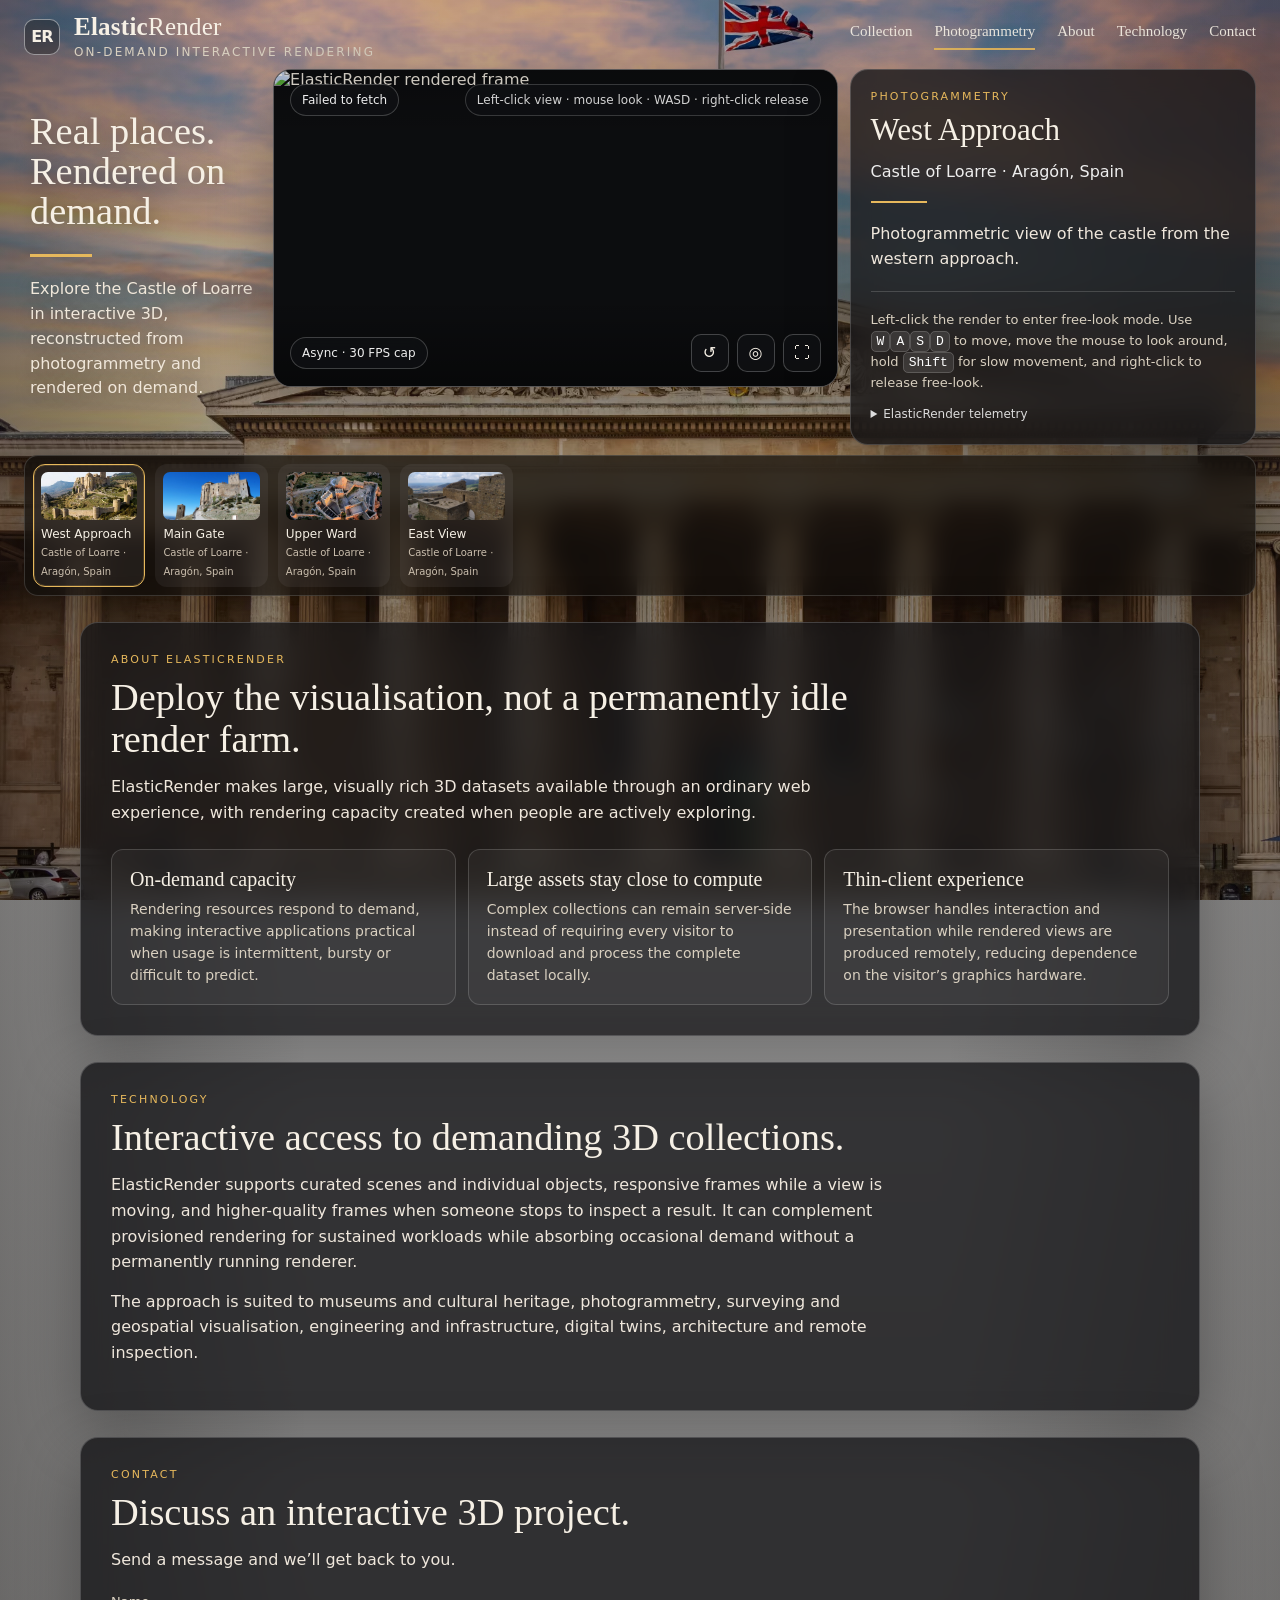
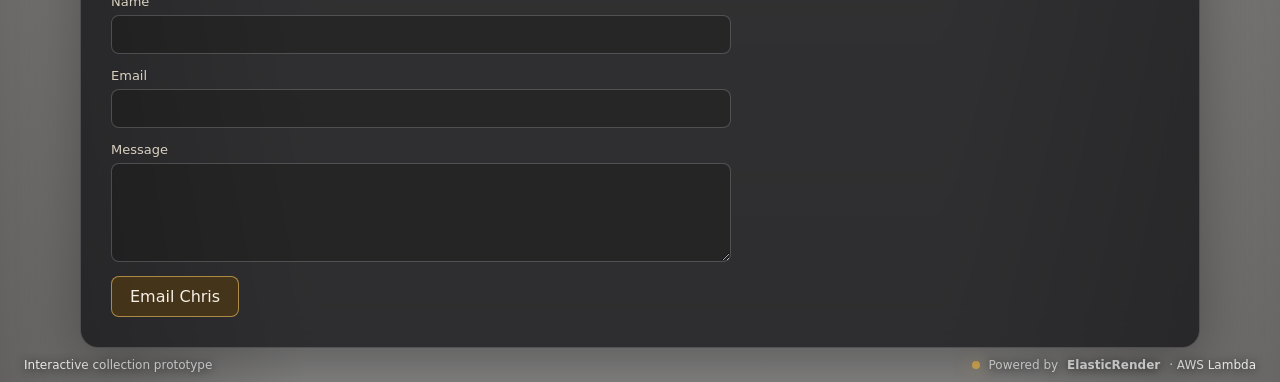
<file: elasticrender_photogrammetry_demo.html>
<!doctype html>
<html lang="en">
<head>
<meta charset="utf-8">
<meta name="viewport" content="width=device-width,initial-scale=1">
<title>ElasticRender — Photogrammetry Demo</title>
<style>
  :root {
    --ink:#f6f0e5;
    --muted:#d9d0c0;
    --gold:#e6b85c;
    --panel:rgba(20,20,22,.78);
    --panel2:rgba(12,12,14,.70);
    --line:rgba(255,255,255,.16);
    --shadow:0 20px 60px rgba(0,0,0,.34);
  }
  * { box-sizing:border-box; }
  html,body { min-height:100%; margin:0; }
  body {
    font-family:Inter,ui-sans-serif,system-ui,-apple-system,BlinkMacSystemFont,"Segoe UI",sans-serif;
    color:var(--ink);
    background:
      linear-gradient(rgba(12,10,9,.24),rgba(12,10,9,.48)),
      url("assets/britishmuseum.jpg") center/cover fixed;
  }
  button,input { font:inherit; }
  button { color:inherit; }
  .page {
    min-height:100vh;
    height:auto;
    overflow:visible;
    padding:14px 24px 12px;
    display:grid;
    grid-template-rows:auto auto auto auto;
    gap:10px;
    background:
      linear-gradient(90deg,rgba(12,10,8,.32),transparent 24%,transparent 74%,rgba(12,10,8,.28));
  }
  header {
    display:flex;
    align-items:center;
    justify-content:space-between;
    gap:28px;
    min-width:0;
  }
  .hero-grid > * { min-width:0; }
  .brand {
    display:flex;
    align-items:center;
    gap:14px;
  }
  .brand-mark {
    width:36px;height:36px;border:1px solid rgba(255,255,255,.45);
    border-radius:10px;display:grid;place-items:center;background:rgba(15,15,17,.34);
    backdrop-filter:blur(12px);font-weight:700;letter-spacing:-.05em;
  }
  .brand-name {
    font-family:Georgia,"Times New Roman",serif;
    font-size:25px;line-height:1;letter-spacing:.01em;
  }
  .brand-name strong { font-weight:700; }
  .tagline { color:var(--muted);font-size:12px;letter-spacing:.18em;text-transform:uppercase;margin-top:6px; }
  nav { display:flex;gap:22px;font-family:Georgia,"Times New Roman",serif;font-size:15px; }
  nav a { color:var(--ink);text-decoration:none;opacity:.92; }
  nav a.active { border-bottom:2px solid var(--gold);padding-bottom:8px; }

  .hero-grid {
    display:grid;
    grid-template-columns:minmax(175px,.42fr) minmax(0,576px) minmax(265px,.72fr);
    gap:12px;
    align-items:start;
    min-height:0;
    height:auto;
  }
  .intro {
    align-self:center;
    padding:0 6px;
    text-shadow:0 2px 18px rgba(0,0,0,.4);
  }
  .intro h1 {
    font-family:Georgia,"Times New Roman",serif;
    font-weight:400;
    font-size:clamp(30px,3vw,50px);
    line-height:1.04;
    margin:0 0 22px;
  }
  .rule { width:62px;height:3px;background:var(--gold);margin:0 0 20px; }
  .intro p { max-width:300px;line-height:1.55;color:#f0e7da;margin:0; }

  .viewer-card {
    position:relative;
    width:min(576px, 100%);
    aspect-ratio:1/1;
    max-width:576px;
    max-height:576px;
    min-height:0;
    border-radius:18px;
    overflow:hidden;
    background:rgba(8,9,11,.88);
    border:1px solid rgba(255,255,255,.28);
    box-shadow:var(--shadow);
    backdrop-filter:blur(8px);
    cursor:crosshair;
    user-select:none;
  }
  #image {
    width:100%;
    height:100%;
    display:block;
    object-fit:contain;
    background:#0c0d0f;
  }
  .viewer-overlay {
    position:absolute;inset:0;pointer-events:none;
    display:flex;flex-direction:column;justify-content:space-between;
    background:linear-gradient(180deg,rgba(0,0,0,.20),transparent 22%,transparent 72%,rgba(0,0,0,.42));
  }
  .viewer-top,.viewer-bottom {
    display:flex;align-items:center;justify-content:space-between;gap:12px;
    padding:14px 16px;
  }
  .pill {
    padding:8px 11px;border-radius:999px;background:rgba(17,18,21,.68);
    border:1px solid rgba(255,255,255,.20);font-size:12px;color:#eee;
    backdrop-filter:blur(8px);
  }
  #status { white-space:nowrap;overflow:hidden;text-overflow:ellipsis;max-width:65%; }
  .interaction-hint { color:#eee;opacity:.88; }
  .viewer-actions { pointer-events:auto;display:flex;gap:8px; }
  .icon-btn {
    width:38px;height:38px;border:1px solid rgba(255,255,255,.22);
    background:rgba(17,18,21,.72);border-radius:10px;cursor:pointer;
  }
  .icon-btn:hover { background:rgba(35,36,39,.86); }
  .icon-btn.active { border-color:var(--gold);color:var(--gold);background:rgba(75,55,22,.78); }
  .mobile-pad { display:none; }

  .info-card {
    align-self:stretch;
    border-radius:18px;
    background:var(--panel);
    border:1px solid rgba(255,255,255,.18);
    box-shadow:var(--shadow);
    backdrop-filter:blur(16px);
    padding:20px 20px;
    display:flex;flex-direction:column;
    min-height:280px;
  }
  .eyebrow { color:var(--gold);font-size:11px;letter-spacing:.2em;text-transform:uppercase;margin-bottom:10px; }
  .info-card h2 {
    font-family:Georgia,"Times New Roman",serif;
    font-size:31px;font-weight:400;line-height:1.1;margin:0 0 13px;
  }
  .meta { color:#eee;line-height:1.55;margin-bottom:16px; }
  .info-card .rule { width:56px;height:2px;margin:0 0 18px; }
  .description { color:#efe7dc;line-height:1.58;margin:0 0 20px; }
  .controls {
    margin-top:auto;padding-top:18px;border-top:1px solid var(--line);
    color:var(--muted);font-size:13px;line-height:1.55;
  }
  kbd {
    background:rgba(255,255,255,.10);border:1px solid rgba(255,255,255,.16);
    border-radius:5px;padding:2px 5px;color:#fff;
  }

  .carousel-wrap {
    border-radius:14px;background:rgba(17,14,12,.72);
    border:1px solid rgba(255,255,255,.15);
    box-shadow:var(--shadow);backdrop-filter:blur(12px);
    padding:8px;
  }
  .carousel {
    display:grid;
    grid-template-columns:repeat(10,minmax(105px,1fr));
    gap:10px;
    overflow-x:auto;
    scrollbar-width:thin;
  }
  .artifact {
    min-width:88px;border:1px solid transparent;background:rgba(255,255,255,.055);
    border-radius:12px;padding:7px;cursor:pointer;text-align:left;transition:.15s ease;
  }
  .artifact:hover { transform:translateY(-2px);background:rgba(255,255,255,.09); }
  .artifact.active { border-color:var(--gold);box-shadow:0 0 0 1px rgba(230,184,92,.18) inset; }
  .artifact img {
    width:100%;aspect-ratio:2/1;display:block;object-fit:cover;border-radius:7px;max-height:72px;
    background:#202124;margin-bottom:7px;
  }
  .artifact-title { display:block;font-size:12px;white-space:nowrap;overflow:hidden;text-overflow:ellipsis; }
  .artifact-scene { color:#cbbfae;font-size:10px;margin-top:2px; }

  .content-section {
    width:min(1120px,100%);
    margin:16px auto 0;
    padding:30px;
    border-radius:18px;
    background:var(--panel);
    border:1px solid rgba(255,255,255,.18);
    box-shadow:var(--shadow);
    backdrop-filter:blur(16px);
    scroll-margin-top:18px;
  }
  .section-heading { max-width:780px; }
  .section-heading h2 {
    font-family:Georgia,"Times New Roman",serif;
    font-size:clamp(26px,3vw,42px);font-weight:400;line-height:1.1;margin:0 0 14px;
  }
  .section-heading p { color:#efe7dc;line-height:1.6;margin:0 0 14px; }
  .technology-grid {
    display:grid;grid-template-columns:repeat(3,minmax(0,1fr));gap:12px;margin-top:24px;
  }
  .technology-grid article {
    padding:18px;border:1px solid var(--line);border-radius:12px;background:rgba(255,255,255,.045);
  }
  .technology-grid h3 { margin:0 0 8px;font-family:Georgia,"Times New Roman",serif;font-size:20px;font-weight:400; }
  .technology-grid p { color:var(--muted);line-height:1.55;margin:0;font-size:14px; }
  .contact-form { display:grid;gap:14px;max-width:620px;margin-top:22px; }
  .contact-form label { display:grid;gap:6px;color:var(--muted);font-size:13px; }
  .contact-form input,.contact-form textarea {
    width:100%;padding:11px 12px;border:1px solid rgba(255,255,255,.2);border-radius:8px;
    background:rgba(0,0,0,.2);color:var(--ink);resize:vertical;
  }
  .contact-form input:focus,.contact-form textarea:focus { outline:2px solid rgba(230,184,92,.7);outline-offset:1px; }
  .contact-form button {
    justify-self:start;padding:10px 18px;border:1px solid rgba(230,184,92,.65);border-radius:8px;
    background:rgba(75,55,22,.82);cursor:pointer;
  }
  .contact-form button:hover { background:rgba(100,72,25,.9); }

  footer {
    display:flex;justify-content:space-between;align-items:center;gap:20px;
    font-size:12px;color:#eee;text-shadow:0 1px 8px rgba(0,0,0,.65);
  }
  .powered { display:flex;align-items:center;gap:9px; }
  .lambda-dot { width:8px;height:8px;border-radius:50%;background:var(--gold);box-shadow:0 0 18px rgba(230,184,92,.9); }
  details {
    margin-top:12px;color:#ccc;font-size:12px;
  }
  details summary { cursor:pointer;color:#ddd; }
  .debug {
    margin-top:8px;padding:10px 12px;border-radius:10px;background:rgba(0,0,0,.28);
    border:1px solid rgba(255,255,255,.09);line-height:1.55;overflow:auto;
  }

  @media (max-width:1100px) {
    .page { padding:22px; }
    .hero-grid { grid-template-columns:minmax(0,1fr) minmax(260px,320px); }
    .intro { grid-column:1/-1;padding:0;display:flex;align-items:end;gap:25px; }
    .intro h1 { max-width:520px;margin-bottom:0; }
    .intro .intro-copy { max-width:360px; }
    .intro .rule { display:none; }
  }
  @media (max-width:780px) {
    .page {
      padding:10px;
      display:flex;
      flex-direction:column;
      align-items:stretch;
    }
    header { order:1; }
    nav { display:none; }
    .hero-grid { display:contents; }
    .intro { display:none; }
    .viewer-card {
      order:2;
      width:min(100%, calc(100vh - 190px), 576px);
      max-width:576px;
      min-height:0;
      justify-self:center;
    }
    .carousel-wrap { order:3; }
    .info-card { min-height:auto; }
    .info-card { order:4; }
    .content-section { order:6;margin-top:10px;padding:20px; }
    .technology-grid { grid-template-columns:1fr; }
    .interaction-hint { display:none; }
    .viewer-top,.viewer-bottom { padding:10px; }
    #frameMode { display:none; }
    .viewer-actions .icon-btn { width:42px;height:42px; }
    .mobile-pad {
      pointer-events:auto;
      display:grid;
      grid-template-columns:repeat(3,44px);
      grid-template-rows:repeat(2,44px);
      gap:5px;
      margin:0 10px 10px;
      align-self:flex-start;
    }
    .mobile-pad button {
      width:44px;height:44px;padding:0;border:1px solid rgba(255,255,255,.25);
      border-radius:10px;background:rgba(17,18,21,.78);color:#fff;font-size:18px;
      touch-action:none;
    }
    .mobile-pad button:active { background:rgba(75,55,22,.88);border-color:var(--gold); }
    .mobile-pad [data-key="KeyW"] { grid-column:2;grid-row:1; }
    .mobile-pad [data-key="KeyA"] { grid-column:1;grid-row:2; }
    .mobile-pad [data-key="KeyS"] { grid-column:2;grid-row:2; }
    .mobile-pad [data-key="KeyD"] { grid-column:3;grid-row:2; }
    .viewer-card { touch-action:none; }
    footer { order:7;flex-direction:column;align-items:flex-start; }
  }
  /* Photogrammetry viewer uses a 16:9 1920×1080 render target. */
  .hero-grid { grid-template-columns:minmax(175px,.42fr) minmax(0,1fr) minmax(265px,.72fr); }
  .viewer-card { width:100%; max-width:none; max-height:none; aspect-ratio:16/9; }
  @media (max-width:780px) {
    .hero-grid { display:contents; }
    .viewer-card { width:100%; max-width:576px; aspect-ratio:16/9; }
  }
</style>
</head>
<body>
<div class="page">
  <header>
    <div class="brand">
      <div class="brand-mark">ER</div>
      <div>
        <div class="brand-name"><strong>Elastic</strong>Render</div>
        <div class="tagline">On-demand interactive rendering</div>
      </div>
    </div>
    <nav aria-label="Primary">
      <a href="elasticrender_museum_demo.html">Collection</a>
      <a class="active" href="elasticrender_photogrammetry_demo.html">Photogrammetry</a>
      <a href="#about">About</a>
      <a href="#technology">Technology</a>
      <a href="#contact">Contact</a>
    </nav>
  </header>

  <main class="hero-grid" id="collection">
    <section class="intro">
      <div>
        <h1>Real places.<br>Rendered on demand.</h1>
        <div class="rule"></div>
      </div>
      <div class="intro-copy">
        <p>Explore the Castle of Loarre in interactive 3D, reconstructed from photogrammetry and rendered on demand.</p>
      </div>
    </section>

    <section class="viewer-card" id="view" aria-label="Interactive rendered view">
      <img id="image" alt="ElasticRender rendered frame">
      <div class="viewer-overlay">
        <div class="viewer-top">
          <span class="pill" id="status">Scene 1 · — FPS</span>
          <span class="pill interaction-hint">Left-click view · mouse look · WASD · right-click release</span>
        </div>
        <div class="viewer-bottom">
          <span class="pill" id="frameMode">Async · 30 FPS cap</span>
          <div class="mobile-pad" aria-label="Mobile movement controls">
            <button type="button" data-key="KeyW" aria-label="Move forward">▲</button>
            <button type="button" data-key="KeyA" aria-label="Move left">◀</button>
            <button type="button" data-key="KeyS" aria-label="Move backward">▼</button>
            <button type="button" data-key="KeyD" aria-label="Move right">▶</button>
          </div>
          <div class="viewer-actions">
            <button class="icon-btn" id="resetView" title="Reset view" aria-label="Reset view">↺</button>
            <button class="icon-btn" id="orbitView" title="Orbit object" aria-label="Orbit object">◎</button>
            <button class="icon-btn" id="fullscreen" title="Fullscreen" aria-label="Fullscreen">⛶</button>
          </div>
        </div>
      </div>
    </section>

    <aside class="info-card">
      <div class="eyebrow">Photogrammetry</div>
      <h2 id="artifactName">Castle of Loarre</h2>
      <div class="meta" id="artifactMeta">Aragón, Spain</div>
      <div class="rule"></div>
      <p class="description" id="artifactDescription">
        Placeholder catalogue information for model 1. Replace this with the object's title,
        period, provenance and interpretation text.
      </p>
      <div class="controls">
        Left-click the render to enter free-look mode. Use
        <kbd>W</kbd><kbd>A</kbd><kbd>S</kbd><kbd>D</kbd> to move,
        move the mouse to look around, hold <kbd>Shift</kbd> for slow movement,
        and right-click to release free-look.
        <details>
          <summary>ElasticRender telemetry</summary>
          <div class="debug">
            <div id="telemetry">Client: async, 30 FPS cap · Last frame received: —</div>
            <div id="render-telemetry">Renderer telemetry: —</div>
          </div>
        </details>
      </div>
    </aside>
  </main>

  <section class="carousel-wrap" aria-label="Artefact selection">
    <div class="carousel" id="carousel"></div>
  </section>

  <section class="content-section" id="about">
    <div class="section-heading">
      <div class="eyebrow">About ElasticRender</div>
      <h2>Deploy the visualisation, not a permanently idle render farm.</h2>
      <p>ElasticRender makes large, visually rich 3D datasets available through an ordinary web experience, with rendering capacity created when people are actively exploring.</p>
    </div>
    <div class="technology-grid">
      <article>
        <h3>On-demand capacity</h3>
        <p>Rendering resources respond to demand, making interactive applications practical when usage is intermittent, bursty or difficult to predict.</p>
      </article>
      <article>
        <h3>Large assets stay close to compute</h3>
        <p>Complex collections can remain server-side instead of requiring every visitor to download and process the complete dataset locally.</p>
      </article>
      <article>
        <h3>Thin-client experience</h3>
        <p>The browser handles interaction and presentation while rendered views are produced remotely, reducing dependence on the visitor’s graphics hardware.</p>
      </article>
    </div>
  </section>

  <section class="content-section contact-section" id="technology">
    <div class="section-heading">
      <div class="eyebrow">Technology</div>
      <h2>Interactive access to demanding 3D collections.</h2>
      <p>ElasticRender supports curated scenes and individual objects, responsive frames while a view is moving, and higher-quality frames when someone stops to inspect a result. It can complement provisioned rendering for sustained workloads while absorbing occasional demand without a permanently running renderer.</p>
      <p>The approach is suited to museums and cultural heritage, photogrammetry, surveying and geospatial visualisation, engineering and infrastructure, digital twins, architecture and remote inspection.</p>
    </div>
  </section>

  <section class="content-section contact-section" id="contact">
    <div class="section-heading">
      <div class="eyebrow">Contact</div>
      <h2>Discuss an interactive 3D project.</h2>
      <p>Send a message and we’ll get back to you.</p>
    </div>
    <form class="contact-form" action="mailto:chris@hallamsolutions.io" method="post" enctype="text/plain">
      <label>Name<input name="name" type="text" autocomplete="name" required></label>
      <label>Email<input name="email" type="email" autocomplete="email" required></label>
      <label>Message<textarea name="message" rows="5" required></textarea></label>
      <button type="submit">Email Chris</button>
    </form>
  </section>

  <footer>
    <span>Interactive collection prototype</span>
    <span class="powered"><span class="lambda-dot"></span>Powered by <strong>ElasticRender</strong> · AWS Lambda</span>
  </footer>
</div>

<script>
// Existing Lambda Function URL from the supplied demo.
const localMode = new URLSearchParams(location.search).get('local') === '1' ||
  location.hostname === 'localhost' || location.hostname === '127.0.0.1';
const queryEndpoint = new URLSearchParams(location.search).get('endpoint');
const lambdaUrl = queryEndpoint || (localMode
  ? `${location.protocol}//${location.hostname}:8080/`
  : 'https://2l6ziozoccic3lmfd7wuqg2xia0nkqah.lambda-url.eu-west-2.on.aws/');
console.info('ElasticRender endpoint:', lambdaUrl);
const ASYNC_FPS = 30;
const MOVE_SPEED = 2;
const RENDER_WIDTH = 1920;
const RENDER_HEIGHT = 1080;
const MOTION_WIDTH = 960;
const MOTION_HEIGHT = 540;
const RENDER_ASPECT = RENDER_WIDTH / RENDER_HEIGHT;

// Photographic viewpoints for the Castle of Loarre photogrammetry scene.
const artifacts = [
  {sceneIndex:0,camera:'camera1',title:'West Approach',meta:'Castle of Loarre · Aragón, Spain',description:'Photogrammetric view of the castle from the western approach.'},
  {sceneIndex:0,camera:'camera2',title:'Main Gate',meta:'Castle of Loarre · Aragón, Spain',description:'Photogrammetric view facing the main gate.'},
  {sceneIndex:0,camera:'camera3',title:'Upper Ward',meta:'Castle of Loarre · Aragón, Spain',description:'Photogrammetric view of the upper ward and inner fortifications.'},
  {sceneIndex:0,camera:'camera4',title:'East View',meta:'Castle of Loarre · Aragón, Spain',description:'Photogrammetric view from the eastern approach.'}
];

const cameras = {
  camera1:[.974174,0,-.014282,-.055994,-.004531,1.704247,-.309066,-.067883,0,0,0,.01,-.014424,-.178459,-.983842,.563640],
  camera2:[.650398,0,-.725397,.040743,.161630,1.718393,.144919,-.236218,0,0,0,.01,-.738677,.125334,-.662305,.315036],
  camera3:[-.698965,0,-.678724,.062357,-1.152657,.512186,1.187032,-.085197,0,0,0,.01,-.206005,-.955277,.212149,.460692],
  camera4:[.924031,0,-.308846,-.045320,-.189948,1.625100,-.568304,-.306057,0,0,0,.01,-.297425,-.345953,-.889862,.112355]
};

const statusEl = document.getElementById('status');
const frameModeEl = document.getElementById('frameMode');
const telemetryEl = document.getElementById('telemetry');
const renderTelemetryEl = document.getElementById('render-telemetry');
const image = document.getElementById('image');
const view = document.getElementById('view');
const carousel = document.getElementById('carousel');
const artifactName = document.getElementById('artifactName');
const artifactMeta = document.getElementById('artifactMeta');
const artifactDescription = document.getElementById('artifactDescription');

let sceneIndex = 1;
let active = false;
let mobileMoving = false;
let touchLookId = null;
let touchLookX = 0;
let touchLookY = 0;
let keys = new Set();
let position = [0,0,1];
let yaw = -Math.PI/2;
let pitch = 0;
let orbiting = false;
let orbitAngle = 0;
const orbitRadius = 1;
let lastMove = performance.now();
let lastImageUrl = null;
let requestId = 0;
let displayedId = 0;
let motionQueued = false;
let settlingFrames = 0;
const receivedFrames = [];
let lastFrameReceivedAt = 0;

const dot=(a,b)=>a[0]*b[0]+a[1]*b[1]+a[2]*b[2];
const cross=(a,b)=>[a[1]*b[2]-a[2]*b[1],a[2]*b[0]-a[0]*b[2],a[0]*b[1]-a[1]*b[0]];
const norm=a=>{const n=Math.hypot(...a);return a.map(x=>x/n)};

function matrix() {
  const aspect=RENDER_ASPECT, fy=1/Math.tan(Math.PI/6), fx=fy/aspect;
  const f=norm([Math.cos(pitch)*Math.cos(yaw),Math.sin(pitch),Math.cos(pitch)*Math.sin(yaw)]);
  const r=norm(cross(f,[0,1,0])), u=cross(r,f);
  const v=[
    r[0],r[1],r[2],-dot(r,position),
    u[0],u[1],u[2],-dot(u,position),
    -f[0],-f[1],-f[2],dot(f,position),
    0,0,0,1
  ];
  return [
    fx*v[0],fx*v[1],fx*v[2],fx*v[3],
    fy*v[4],fy*v[5],fy*v[6],fy*v[7],
    0,0,0,.01,
    -v[8],-v[9],-v[10],-v[11]
  ];
}

function worldTransform() {
  const c=Math.cos(orbitAngle), s=Math.sin(orbitAngle);
  return [
    c,0,s,0,
    0,1,0,0,
    -s,0,c,0,
    0,0,0,1
  ];
}

function applyCameraMatrix(cameraMatrix) {
  const aspect=RENDER_ASPECT,fy=1/Math.tan(Math.PI/6),fx=fy/aspect;
  const right=cameraMatrix.slice(0,3).map(x=>x/fx);
  const up=cameraMatrix.slice(4,7).map(x=>x/fy);
  const back=cameraMatrix.slice(12,15).map(x=>-x);
  const translation=[cameraMatrix[3]/fx,cameraMatrix[7]/fy,-cameraMatrix[15]];
  position=[0,1,2].map(i=>-right[i]*translation[0]-up[i]*translation[1]-back[i]*translation[2]);
  const forward=back.map(x=>-x);
  yaw=Math.atan2(forward[2],forward[0]);
  pitch=Math.asin(Math.max(-1,Math.min(1,forward[1])));
}

function recordFrameReceived() {
  const now=performance.now();
  // Do not average an idle period into the active rendering cadence.
  if(lastFrameReceivedAt && now-lastFrameReceivedAt>500) receivedFrames.length=0;
  receivedFrames.push(now);
  lastFrameReceivedAt=now;
  if(receivedFrames.length>10) receivedFrames.shift();
}

function updateTelemetry() {
  if(!receivedFrames.length) {
    telemetryEl.textContent='Client: async, 30 FPS cap · Last frame received: —';
    return;
  }
  const now=performance.now(), last=receivedFrames.at(-1);
  const age=((now-last)/1000).toFixed(2);
  let average='—';
  let interval='—';
  let fps='—';
  if(receivedFrames.length>1)
    average=`${Math.round((last-receivedFrames[0])/(receivedFrames.length-1))} ms`;
  if(receivedFrames.length>1) {
    const delta=last-receivedFrames[receivedFrames.length-2];
    interval=`${Math.round(delta)} ms`;
    fps=`${(1000/delta).toFixed(1)}`;
  }
  telemetryEl.textContent=`Client: async, 30 FPS cap · Last frame received: ${age} s ago · Current interval: ${interval} (${fps} FPS) · ${receivedFrames.length}-frame receive average: ${average}`;
}
setInterval(updateTelemetry,100);

function updateRenderTelemetry(headers) {
  const value=name=>headers.get(name);
  const render=value('X-Render-Ms'),
        raster=value('X-Raster-Ms'),
        jpeg=value('X-Jpeg-Encode-Ms'),
        base64=value('X-Base64-Encode-Ms'),
        message=value('X-Message-Create-Ms'),
        bytes=value('X-Jpeg-Bytes');
  if(!render) return;
  renderTelemetryEl.textContent =
    `Renderer: ${render} ms (raster ${raster} ms) · JPEG ${jpeg} ms · Base64 ${base64} ms · Message ${message} ms · ${bytes} bytes`;
}

async function issueRender(cameraMatrix,width=RENDER_WIDTH,height=RENDER_HEIGHT) {
  const id=++requestId;
  try {
    const response=await fetch(lambdaUrl,{
      method:'POST',
      headers:{'Content-Type':'application/json'},
      body:JSON.stringify({sceneIndex,resolution:[width,height],worldTransform:worldTransform(),viewProjection:cameraMatrix})
    });
    if(!response.ok) throw Error(`HTTP ${response.status}: ${await response.text()}`);
    let headers=response.headers;
    let jpeg;
    if((headers.get('Content-Type')||'').includes('json')) {
      const envelope=await response.json();
      if(envelope.statusCode!==200 || !envelope.isBase64Encoded || !envelope.body)
        throw Error('Invalid JPEG response envelope');
      headers=new Headers(envelope.headers || {});
      if(!(headers.get('Content-Type')||'').includes('image/jpeg'))
        throw Error('Backend did not return JPEG');
      const binary=Uint8Array.from(atob(envelope.body),c=>c.charCodeAt(0));
      jpeg=new Blob([binary],{type:'image/jpeg'});
    } else {
      if(!(headers.get('Content-Type')||'').includes('image/jpeg'))
        throw Error('Backend did not return JPEG');
      jpeg=await response.blob();
    }
    updateRenderTelemetry(headers);
    recordFrameReceived();
    if(id>=displayedId) {
      displayedId=id;
      if(lastImageUrl) URL.revokeObjectURL(lastImageUrl);
      lastImageUrl=URL.createObjectURL(jpeg);
      image.src=lastImageUrl;
      let frameTiming='— FPS';
      if(receivedFrames.length>1) {
        const averageInterval=(receivedFrames.at(-1)-receivedFrames[0])/(receivedFrames.length-1);
        frameTiming=`${(1000/averageInterval).toFixed(1)} FPS`;
      }
      statusEl.textContent=`Scene ${sceneIndex} · ${frameTiming}`;
      frameModeEl.textContent=`${width}×${height} · Async · ${ASYNC_FPS} FPS cap`;
    }
  } catch(error) {
    statusEl.textContent=error.message;
  }
}

function noteMovement() {
  motionQueued=true;
}

function isMoving() {
  return (active || mobileMoving) && keys.size>0;
}

function asyncTick() {
  if(isMoving() || motionQueued) {
    motionQueued=false;
    settlingFrames=1;
    issueRender(matrix(),MOTION_WIDTH,MOTION_HEIGHT);
  } else if(settlingFrames>0) {
    settlingFrames--;
    issueRender(matrix(),RENDER_WIDTH,RENDER_HEIGHT);
  }
  setTimeout(asyncTick,1000/ASYNC_FPS);
}
asyncTick();

function tick(now) {
  const dt=Math.min(.05,(now-lastMove)/1000);
  lastMove=now;
  if(orbiting) {
    orbitAngle=(orbitAngle+dt*0.8)%(Math.PI*2);
    motionQueued=true;
  }
  if(isMoving()) {
    const f=norm([Math.cos(pitch)*Math.cos(yaw),Math.sin(pitch),Math.cos(pitch)*Math.sin(yaw)]);
    const r=norm(cross(f,[0,1,0]));
    const speed=MOVE_SPEED*(keys.has('ShiftLeft')||keys.has('ShiftRight')?.1:1);
    if(keys.has('KeyW')) position=position.map((x,i)=>x+f[i]*speed*dt);
    if(keys.has('KeyS')) position=position.map((x,i)=>x-f[i]*speed*dt);
    if(keys.has('KeyD')) position=position.map((x,i)=>x+r[i]*speed*dt);
    if(keys.has('KeyA')) position=position.map((x,i)=>x-r[i]*speed*dt);
  }
  requestAnimationFrame(tick);
}
requestAnimationFrame(tick);

function placeholderThumb(index) {
  const hue = 24 + index*17;
  const svg = `
  <svg xmlns="http://www.w3.org/2000/svg" viewBox="0 0 400 300">
    <defs>
      <linearGradient id="g" x1="0" y1="0" x2="1" y2="1">
        <stop offset="0" stop-color="hsl(${hue} 22% 28%)"/>
        <stop offset="1" stop-color="hsl(${hue+28} 16% 10%)"/>
      </linearGradient>
    </defs>
    <rect width="400" height="300" fill="url(#g)"/>
    <circle cx="200" cy="118" r="${42+(index%3)*10}" fill="rgba(238,226,205,.72)"/>
    <rect x="145" y="164" width="110" height="70" rx="14" fill="rgba(238,226,205,.62)"/>
    <text x="200" y="272" text-anchor="middle" font-family="Arial" font-size="27" fill="#fff">MODEL ${index}</text>
  </svg>`;
  return 'data:image/svg+xml;charset=utf-8,' + encodeURIComponent(svg);
}

function selectArtifact(index) {
  const artifact=artifacts[index];
  sceneIndex=artifact.sceneIndex;
  orbiting=false;
  document.getElementById('orbitView').classList.remove('active');
  orbitAngle=0;
  position=[0,0,1];
  yaw=-Math.PI/2;
  pitch=0;
  artifactName.textContent=artifact.title;
  artifactMeta.textContent=artifact.meta;
  artifactDescription.textContent=artifact.description;
  document.querySelectorAll('.artifact').forEach((el,i)=>el.classList.toggle('active',i===index));
  applyCameraMatrix(cameras[artifact.camera]);
  issueRender(cameras[artifact.camera]);
}

artifacts.forEach((artifact,i)=>{
  const button=document.createElement('button');
  button.className='artifact'+(i===0?' active':'');
  button.type='button';
  button.innerHTML=`
    <img src="assets/${artifact.camera}.jpg" alt="${artifact.title}">
    <span class="artifact-title">${artifact.title}</span>
    <span class="artifact-scene">${artifact.meta}</span>`;
  button.addEventListener('click',()=>selectArtifact(i));
  carousel.append(button);
});

// Start one unit in front of the origin-centered artifact, matching scenes 1001–1010.
position=[0,0,1];
yaw=-Math.PI/2;
pitch=0;

view.addEventListener('mousedown',event=>{
  if(event.target.closest('button')) return;
  if(event.button===2){
    event.preventDefault();
    if(document.pointerLockElement===view) document.exitPointerLock();
    return;
  }
  if(event.button===0){
    view.requestPointerLock();
  }
});
view.addEventListener('contextmenu',event=>{
  event.preventDefault();
  if(document.pointerLockElement===view){
    document.exitPointerLock();
  }
});
view.addEventListener('touchstart',event=>{
  if(event.target.closest('button') || touchLookId!==null) return;
  const touch=event.changedTouches[0];
  if(!touch) return;
  event.preventDefault();
  touchLookId=touch.identifier;
  touchLookX=touch.clientX;
  touchLookY=touch.clientY;
  active=true;
  statusEl.textContent=`Scene ${sceneIndex} · touch look active`;
  noteMovement();
},{passive:false});
view.addEventListener('touchmove',event=>{
  if(touchLookId===null) return;
  const touch=[...event.changedTouches].find(item=>item.identifier===touchLookId);
  if(!touch) return;
  event.preventDefault();
  yaw+=(touch.clientX-touchLookX)*.004;
  pitch=Math.max(-1.54,Math.min(1.54,pitch-(touch.clientY-touchLookY)*.004));
  touchLookX=touch.clientX;
  touchLookY=touch.clientY;
  noteMovement();
},{passive:false});
function endTouchLook(event){
  if(touchLookId===null) return;
  const ended=[...event.changedTouches].some(item=>item.identifier===touchLookId);
  if(!ended) return;
  touchLookId=null;
  active=false;
  statusEl.textContent=`Scene ${sceneIndex} · touch look released`;
}
view.addEventListener('touchend',endTouchLook,{passive:false});
view.addEventListener('touchcancel',endTouchLook,{passive:false});
document.addEventListener('pointerlockchange',()=>{
  active=document.pointerLockElement===view;
  statusEl.textContent=active?`Scene ${sceneIndex} · free look active`:`Scene ${sceneIndex} · free look released`;
  if(active) noteMovement();
});

document.addEventListener('contextmenu',event=>{
  if(active && view.contains(event.target)) event.preventDefault();
});
document.addEventListener('mousemove',event=>{
  if(!active) return;
  yaw+=event.movementX*.002;
  pitch=Math.max(-1.54,Math.min(1.54,pitch-event.movementY*.002));
  noteMovement();
});
document.addEventListener('keydown',event=>{
  if(active) {
    keys.add(event.code);
    noteMovement();
    event.preventDefault();
  }
});
document.addEventListener('keyup',event=>keys.delete(event.code));

document.querySelectorAll('.mobile-pad button').forEach(button=>{
  const key=button.dataset.key;
  const press=event=>{
    event.preventDefault();
    mobileMoving=true;
    keys.add(key);
    noteMovement();
    button.setPointerCapture?.(event.pointerId);
  };
  const release=event=>{
    event.preventDefault();
    keys.delete(key);
    mobileMoving=[...keys].some(item=>item.startsWith('Key'));
  };
  button.addEventListener('pointerdown',press);
  button.addEventListener('pointerup',release);
  button.addEventListener('pointercancel',release);
  button.addEventListener('pointerleave',event=>{ if(event.buttons===0) release(event); });
});

document.getElementById('resetView').addEventListener('click',event=>{
  event.stopPropagation();
  orbiting=false;
  document.getElementById('orbitView').classList.remove('active');
  orbitAngle=0;
  position=[0,0,1];
  yaw=-Math.PI/2;
  pitch=0;
  issueRender(matrix());
});
document.getElementById('orbitView').addEventListener('click',event=>{
  event.stopPropagation();
  orbiting=!orbiting;
  document.getElementById('orbitView').classList.toggle('active',orbiting);
  if(orbiting) {
    statusEl.textContent=`Scene ${sceneIndex} · orbiting`;
  } else {
    statusEl.textContent=`Scene ${sceneIndex} · orbit stopped`;
  }
  motionQueued=true;
});
document.getElementById('fullscreen').addEventListener('click',event=>{
  event.stopPropagation();
  if(!document.fullscreenElement) view.requestFullscreen?.();
  else document.exitFullscreen?.();
});

// Initial scene render and catalogue selection.
selectArtifact(0);
</script>
</body>
</html>
</file>
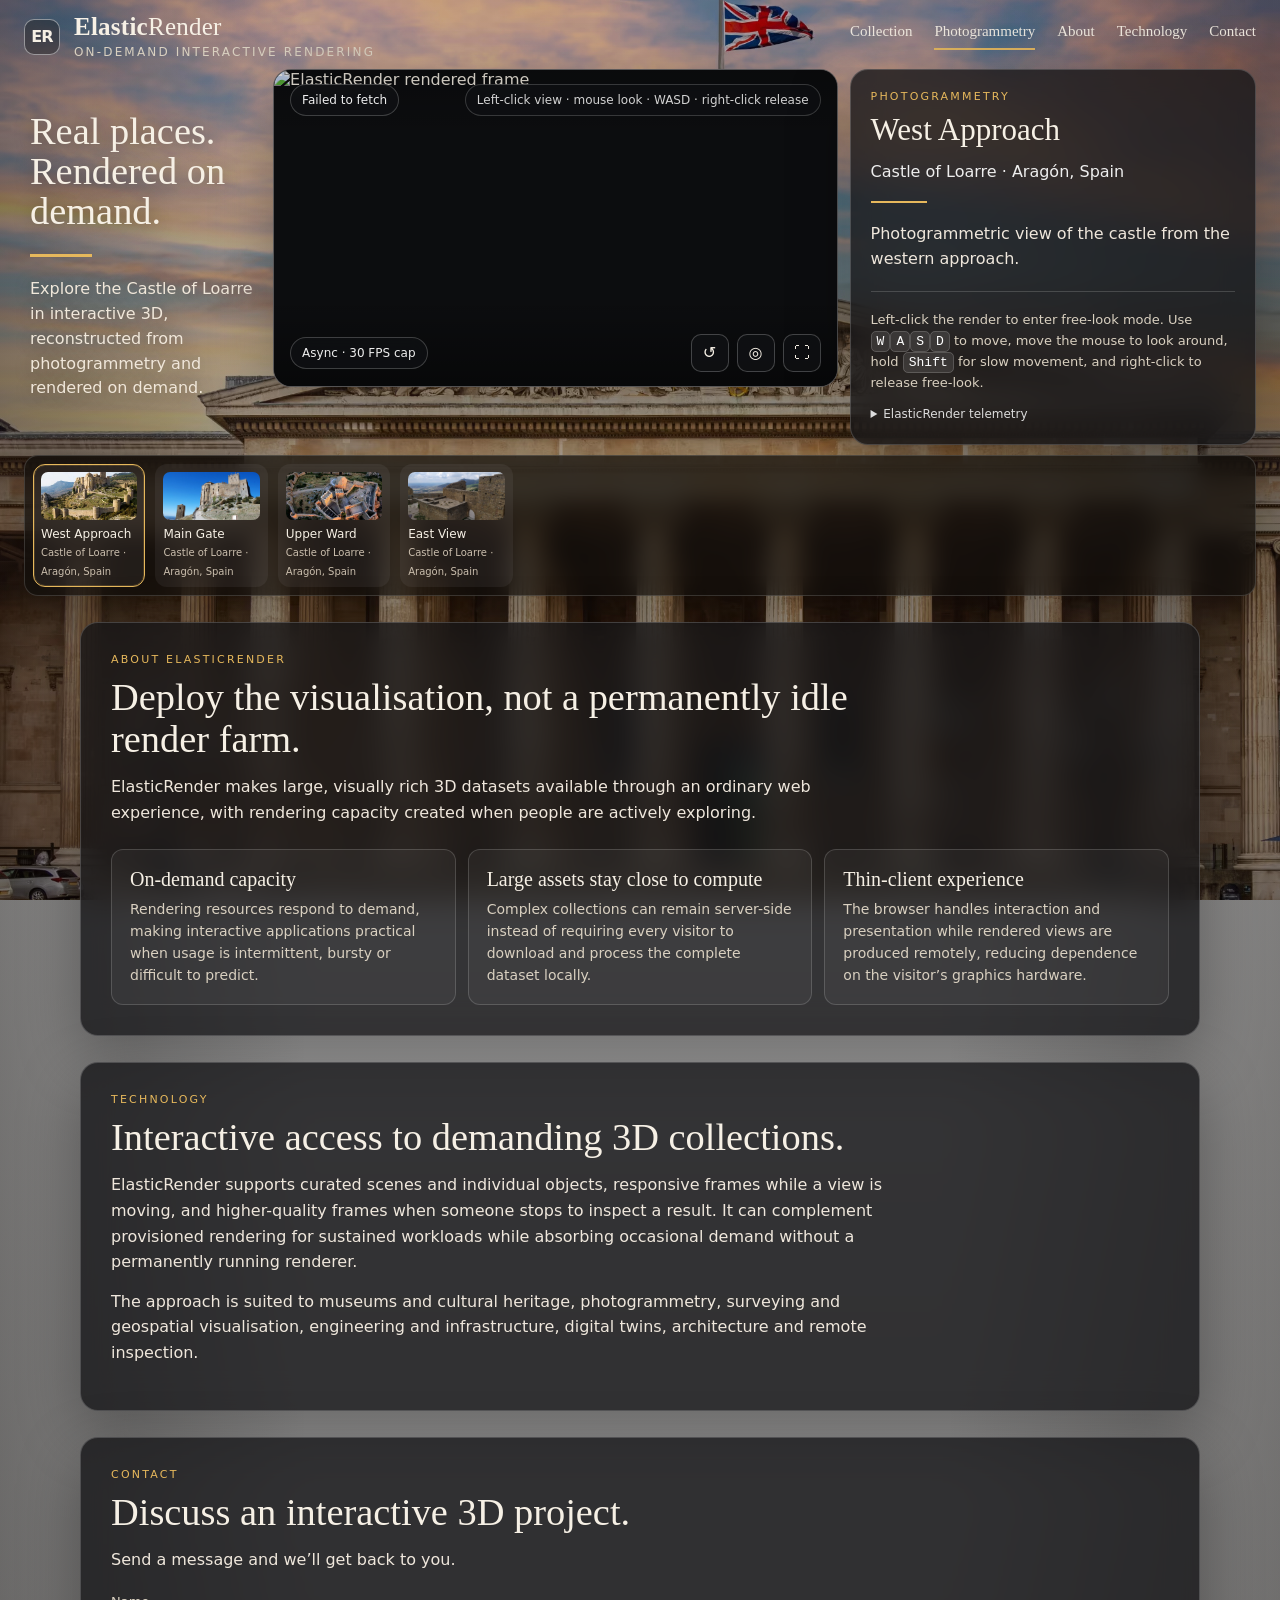
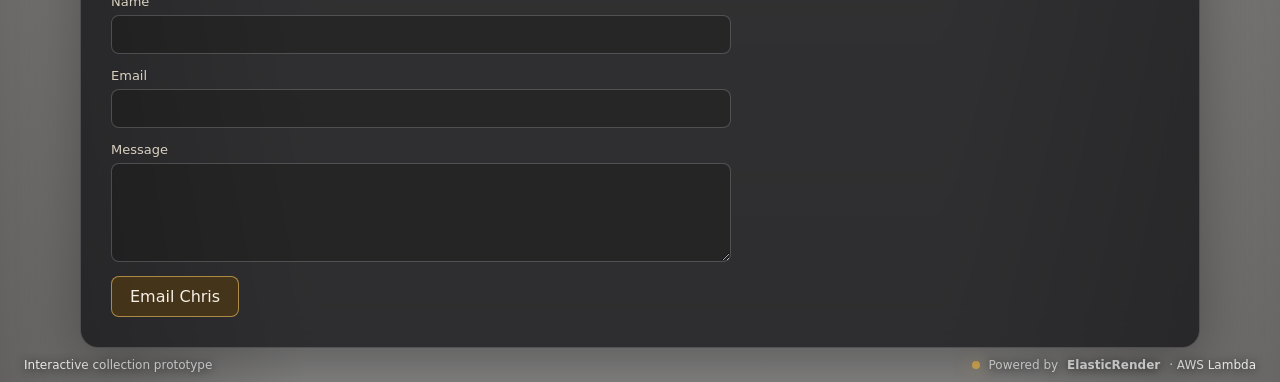
<file: elasticrender_photogrammetry_light.html>
<!doctype html>
<html lang="en">
<head>
<meta charset="utf-8">
<meta name="viewport" content="width=device-width,initial-scale=1">
<title>ElasticRender — Photogrammetry Demo</title>
<style>
  :root {
    --ink:#f6f0e5;
    --muted:#d9d0c0;
    --gold:#e6b85c;
    --panel:rgba(20,20,22,.78);
    --panel2:rgba(12,12,14,.70);
    --line:rgba(255,255,255,.16);
    --shadow:0 20px 60px rgba(0,0,0,.34);
  }
  * { box-sizing:border-box; }
  html,body { min-height:100%; margin:0; }
  body {
    font-family:Inter,ui-sans-serif,system-ui,-apple-system,BlinkMacSystemFont,"Segoe UI",sans-serif;
    color:var(--ink);
    background:
      linear-gradient(rgba(12,10,9,.24),rgba(12,10,9,.48)),
      url("assets/britishmuseum.jpg") center/cover fixed;
  }
  button,input { font:inherit; }
  button { color:inherit; }
  .page {
    min-height:100vh;
    height:auto;
    overflow:visible;
    padding:14px 24px 12px;
    display:grid;
    grid-template-rows:auto auto auto auto;
    gap:10px;
    background:
      linear-gradient(90deg,rgba(12,10,8,.32),transparent 24%,transparent 74%,rgba(12,10,8,.28));
  }
  header {
    display:flex;
    align-items:center;
    justify-content:space-between;
    gap:28px;
    min-width:0;
  }
  .hero-grid > * { min-width:0; }
  .brand {
    display:flex;
    align-items:center;
    gap:14px;
  }
  .brand-mark {
    width:36px;height:36px;border:1px solid rgba(255,255,255,.45);
    border-radius:10px;display:grid;place-items:center;background:rgba(15,15,17,.34);
    backdrop-filter:blur(12px);font-weight:700;letter-spacing:-.05em;
  }
  .brand-name {
    font-family:Georgia,"Times New Roman",serif;
    font-size:25px;line-height:1;letter-spacing:.01em;
  }
  .brand-name strong { font-weight:700; }
  .tagline { color:var(--muted);font-size:12px;letter-spacing:.18em;text-transform:uppercase;margin-top:6px; }
  nav { display:flex;gap:22px;font-family:Georgia,"Times New Roman",serif;font-size:15px; }
  nav a { color:var(--ink);text-decoration:none;opacity:.92; }
  nav a.active { border-bottom:2px solid var(--gold);padding-bottom:8px; }

  .hero-grid {
    display:grid;
    grid-template-columns:minmax(175px,.42fr) minmax(0,576px) minmax(265px,.72fr);
    gap:12px;
    align-items:start;
    min-height:0;
    height:auto;
  }
  .intro {
    align-self:center;
    padding:0 6px;
    text-shadow:0 2px 18px rgba(0,0,0,.4);
  }
  .intro h1 {
    font-family:Georgia,"Times New Roman",serif;
    font-weight:400;
    font-size:clamp(30px,3vw,50px);
    line-height:1.04;
    margin:0 0 22px;
  }
  .rule { width:62px;height:3px;background:var(--gold);margin:0 0 20px; }
  .intro p { max-width:300px;line-height:1.55;color:#f0e7da;margin:0; }

  .viewer-card {
    position:relative;
    width:min(576px, 100%);
    aspect-ratio:1/1;
    max-width:576px;
    max-height:576px;
    min-height:0;
    border-radius:18px;
    overflow:hidden;
    background:rgba(8,9,11,.88);
    border:1px solid rgba(255,255,255,.28);
    box-shadow:var(--shadow);
    backdrop-filter:blur(8px);
    cursor:crosshair;
    user-select:none;
  }
  #image {
    width:100%;
    height:100%;
    display:block;
    object-fit:contain;
    background:#0c0d0f;
  }
  .viewer-overlay {
    position:absolute;inset:0;pointer-events:none;
    display:flex;flex-direction:column;justify-content:space-between;
    background:linear-gradient(180deg,rgba(0,0,0,.20),transparent 22%,transparent 72%,rgba(0,0,0,.42));
  }
  .viewer-top,.viewer-bottom {
    display:flex;align-items:center;justify-content:space-between;gap:12px;
    padding:14px 16px;
  }
  .pill {
    padding:8px 11px;border-radius:999px;background:rgba(17,18,21,.68);
    border:1px solid rgba(255,255,255,.20);font-size:12px;color:#eee;
    backdrop-filter:blur(8px);
  }
  #status { white-space:nowrap;overflow:hidden;text-overflow:ellipsis;max-width:65%; }
  .interaction-hint { color:#eee;opacity:.88; }
  .viewer-actions { pointer-events:auto;display:flex;gap:8px; }
  .icon-btn {
    width:38px;height:38px;border:1px solid rgba(255,255,255,.22);
    background:rgba(17,18,21,.72);border-radius:10px;cursor:pointer;
  }
  .icon-btn:hover { background:rgba(35,36,39,.86); }
  .icon-btn.active { border-color:var(--gold);color:var(--gold);background:rgba(75,55,22,.78); }
  .mobile-pad { display:none; }

  .info-card {
    align-self:stretch;
    border-radius:18px;
    background:var(--panel);
    border:1px solid rgba(255,255,255,.18);
    box-shadow:var(--shadow);
    backdrop-filter:blur(16px);
    padding:20px 20px;
    display:flex;flex-direction:column;
    min-height:280px;
  }
  .eyebrow { color:var(--gold);font-size:11px;letter-spacing:.2em;text-transform:uppercase;margin-bottom:10px; }
  .info-card h2 {
    font-family:Georgia,"Times New Roman",serif;
    font-size:31px;font-weight:400;line-height:1.1;margin:0 0 13px;
  }
  .meta { color:#eee;line-height:1.55;margin-bottom:16px; }
  .info-card .rule { width:56px;height:2px;margin:0 0 18px; }
  .description { color:#efe7dc;line-height:1.58;margin:0 0 20px; }
  .controls {
    margin-top:auto;padding-top:18px;border-top:1px solid var(--line);
    color:var(--muted);font-size:13px;line-height:1.55;
  }
  kbd {
    background:rgba(255,255,255,.10);border:1px solid rgba(255,255,255,.16);
    border-radius:5px;padding:2px 5px;color:#fff;
  }

  .carousel-wrap {
    border-radius:14px;background:rgba(17,14,12,.72);
    border:1px solid rgba(255,255,255,.15);
    box-shadow:var(--shadow);backdrop-filter:blur(12px);
    padding:8px;
  }
  .carousel {
    display:grid;
    grid-template-columns:repeat(10,minmax(105px,1fr));
    gap:10px;
    overflow-x:auto;
    scrollbar-width:thin;
  }
  .artifact {
    min-width:88px;border:1px solid transparent;background:rgba(255,255,255,.055);
    border-radius:12px;padding:7px;cursor:pointer;text-align:left;transition:.15s ease;
  }
  .artifact:hover { transform:translateY(-2px);background:rgba(255,255,255,.09); }
  .artifact.active { border-color:var(--gold);box-shadow:0 0 0 1px rgba(230,184,92,.18) inset; }
  .artifact img {
    width:100%;aspect-ratio:2/1;display:block;object-fit:cover;border-radius:7px;max-height:72px;
    background:#202124;margin-bottom:7px;
  }
  .artifact-title { display:block;font-size:12px;white-space:nowrap;overflow:hidden;text-overflow:ellipsis; }
  .artifact-scene { color:#cbbfae;font-size:10px;margin-top:2px; }

  .content-section {
    width:min(1120px,100%);
    margin:16px auto 0;
    padding:30px;
    border-radius:18px;
    background:var(--panel);
    border:1px solid rgba(255,255,255,.18);
    box-shadow:var(--shadow);
    backdrop-filter:blur(16px);
    scroll-margin-top:18px;
  }
  .section-heading { max-width:780px; }
  .section-heading h2 {
    font-family:Georgia,"Times New Roman",serif;
    font-size:clamp(26px,3vw,42px);font-weight:400;line-height:1.1;margin:0 0 14px;
  }
  .section-heading p { color:#efe7dc;line-height:1.6;margin:0 0 14px; }
  .technology-grid {
    display:grid;grid-template-columns:repeat(3,minmax(0,1fr));gap:12px;margin-top:24px;
  }
  .technology-grid article {
    padding:18px;border:1px solid var(--line);border-radius:12px;background:rgba(255,255,255,.045);
  }
  .technology-grid h3 { margin:0 0 8px;font-family:Georgia,"Times New Roman",serif;font-size:20px;font-weight:400; }
  .technology-grid p { color:var(--muted);line-height:1.55;margin:0;font-size:14px; }
  .contact-form { display:grid;gap:14px;max-width:620px;margin-top:22px; }
  .contact-form label { display:grid;gap:6px;color:var(--muted);font-size:13px; }
  .contact-form input,.contact-form textarea {
    width:100%;padding:11px 12px;border:1px solid rgba(255,255,255,.2);border-radius:8px;
    background:rgba(0,0,0,.2);color:var(--ink);resize:vertical;
  }
  .contact-form input:focus,.contact-form textarea:focus { outline:2px solid rgba(230,184,92,.7);outline-offset:1px; }
  .contact-form button {
    justify-self:start;padding:10px 18px;border:1px solid rgba(230,184,92,.65);border-radius:8px;
    background:rgba(75,55,22,.82);cursor:pointer;
  }
  .contact-form button:hover { background:rgba(100,72,25,.9); }

  footer {
    display:flex;justify-content:space-between;align-items:center;gap:20px;
    font-size:12px;color:#eee;text-shadow:0 1px 8px rgba(0,0,0,.65);
  }
  .powered { display:flex;align-items:center;gap:9px; }
  .lambda-dot { width:8px;height:8px;border-radius:50%;background:var(--gold);box-shadow:0 0 18px rgba(230,184,92,.9); }
  details {
    margin-top:12px;color:#ccc;font-size:12px;
  }
  details summary { cursor:pointer;color:#ddd; }
  .debug {
    margin-top:8px;padding:10px 12px;border-radius:10px;background:rgba(0,0,0,.28);
    border:1px solid rgba(255,255,255,.09);line-height:1.55;overflow:auto;
  }

  @media (max-width:1100px) {
    .page { padding:22px; }
    .hero-grid { grid-template-columns:minmax(0,1fr) minmax(260px,320px); }
    .intro { grid-column:1/-1;padding:0;display:flex;align-items:end;gap:25px; }
    .intro h1 { max-width:520px;margin-bottom:0; }
    .intro .intro-copy { max-width:360px; }
    .intro .rule { display:none; }
  }
  @media (max-width:780px) {
    .page {
      padding:10px;
      display:flex;
      flex-direction:column;
      align-items:stretch;
    }
    header { order:1; }
    nav { display:none; }
    .hero-grid { display:contents; }
    .intro { display:none; }
    .viewer-card {
      order:2;
      width:min(100%, calc(100vh - 190px), 576px);
      max-width:576px;
      min-height:0;
      justify-self:center;
    }
    .carousel-wrap { order:3; }
    .info-card { min-height:auto; }
    .info-card { order:4; }
    .content-section { order:6;margin-top:10px;padding:20px; }
    .technology-grid { grid-template-columns:1fr; }
    .interaction-hint { display:none; }
    .viewer-top,.viewer-bottom { padding:10px; }
    #frameMode { display:none; }
    .viewer-actions .icon-btn { width:42px;height:42px; }
    .mobile-pad {
      pointer-events:auto;
      display:grid;
      grid-template-columns:repeat(3,44px);
      grid-template-rows:repeat(2,44px);
      gap:5px;
      margin:0 10px 10px;
      align-self:flex-start;
    }
    .mobile-pad button {
      width:44px;height:44px;padding:0;border:1px solid rgba(255,255,255,.25);
      border-radius:10px;background:rgba(17,18,21,.78);color:#fff;font-size:18px;
      touch-action:none;
    }
    .mobile-pad button:active { background:rgba(75,55,22,.88);border-color:var(--gold); }
    .mobile-pad [data-key="KeyW"] { grid-column:2;grid-row:1; }
    .mobile-pad [data-key="KeyA"] { grid-column:1;grid-row:2; }
    .mobile-pad [data-key="KeyS"] { grid-column:2;grid-row:2; }
    .mobile-pad [data-key="KeyD"] { grid-column:3;grid-row:2; }
    .viewer-card { touch-action:none; }
    footer { order:7;flex-direction:column;align-items:flex-start; }
  }
  /* Photogrammetry viewer uses a 16:9 1920×1080 render target. */
  .hero-grid { grid-template-columns:minmax(175px,.42fr) minmax(0,1fr) minmax(265px,.72fr); }
  .viewer-card { width:100%; max-width:none; max-height:none; aspect-ratio:16/9; }
  @media (max-width:780px) {
    .hero-grid { display:contents; }
    .viewer-card { width:100%; max-width:576px; aspect-ratio:16/9; }
  }
</style>
</head>
<body>
<div class="page">
  <header>
    <div class="brand">
      <div class="brand-mark">ER</div>
      <div>
        <div class="brand-name"><strong>Elastic</strong>Render</div>
        <div class="tagline">On-demand interactive rendering</div>
      </div>
    </div>
    <nav aria-label="Primary">
      <a href="elasticrender_museum_demo.html">Collection</a>
      <a class="active" href="elasticrender_photogrammetry_demo.html">Photogrammetry</a>
      <a href="#about">About</a>
      <a href="#technology">Technology</a>
      <a href="#contact">Contact</a>
    </nav>
  </header>

  <main class="hero-grid" id="collection">
    <section class="intro">
      <div>
        <h1>Real places.<br>Rendered on demand.</h1>
        <div class="rule"></div>
      </div>
      <div class="intro-copy">
        <p>Explore the Castle of Loarre in interactive 3D, reconstructed from photogrammetry and rendered on demand.</p>
      </div>
    </section>

    <section class="viewer-card" id="view" aria-label="Interactive rendered view">
      <img id="image" alt="ElasticRender rendered frame">
      <div class="viewer-overlay">
        <div class="viewer-top">
          <span class="pill" id="status">Scene 1 · — FPS</span>
          <span class="pill interaction-hint">Left-click view · mouse look · WASD · right-click release</span>
        </div>
        <div class="viewer-bottom">
          <span class="pill" id="frameMode">Async · 30 FPS cap</span>
          <div class="mobile-pad" aria-label="Mobile movement controls">
            <button type="button" data-key="KeyW" aria-label="Move forward">▲</button>
            <button type="button" data-key="KeyA" aria-label="Move left">◀</button>
            <button type="button" data-key="KeyS" aria-label="Move backward">▼</button>
            <button type="button" data-key="KeyD" aria-label="Move right">▶</button>
          </div>
          <div class="viewer-actions">
            <button class="icon-btn" id="resetView" title="Reset view" aria-label="Reset view">↺</button>
            <button class="icon-btn" id="orbitView" title="Orbit object" aria-label="Orbit object">◎</button>
            <button class="icon-btn" id="fullscreen" title="Fullscreen" aria-label="Fullscreen">⛶</button>
          </div>
        </div>
      </div>
    </section>

    <aside class="info-card">
      <div class="eyebrow">Photogrammetry</div>
      <h2 id="artifactName">Castle of Loarre</h2>
      <div class="meta" id="artifactMeta">Aragón, Spain</div>
      <div class="rule"></div>
      <p class="description" id="artifactDescription">
        Placeholder catalogue information for model 1. Replace this with the object's title,
        period, provenance and interpretation text.
      </p>
      <div class="controls">
        Left-click the render to enter free-look mode. Use
        <kbd>W</kbd><kbd>A</kbd><kbd>S</kbd><kbd>D</kbd> to move,
        move the mouse to look around, hold <kbd>Shift</kbd> for slow movement,
        and right-click to release free-look.
        <details>
          <summary>ElasticRender telemetry</summary>
          <div class="debug">
            <div id="telemetry">Client: async, 30 FPS cap · Last frame received: —</div>
            <div id="render-telemetry">Renderer telemetry: —</div>
          </div>
        </details>
      </div>
    </aside>
  </main>

  <section class="carousel-wrap" aria-label="Artefact selection">
    <div class="carousel" id="carousel"></div>
  </section>

  <section class="content-section" id="about">
    <div class="section-heading">
      <div class="eyebrow">About ElasticRender</div>
      <h2>Deploy the visualisation, not a permanently idle render farm.</h2>
      <p>ElasticRender makes large, visually rich 3D datasets available through an ordinary web experience, with rendering capacity created when people are actively exploring.</p>
    </div>
    <div class="technology-grid">
      <article>
        <h3>On-demand capacity</h3>
        <p>Rendering resources respond to demand, making interactive applications practical when usage is intermittent, bursty or difficult to predict.</p>
      </article>
      <article>
        <h3>Large assets stay close to compute</h3>
        <p>Complex collections can remain server-side instead of requiring every visitor to download and process the complete dataset locally.</p>
      </article>
      <article>
        <h3>Thin-client experience</h3>
        <p>The browser handles interaction and presentation while rendered views are produced remotely, reducing dependence on the visitor’s graphics hardware.</p>
      </article>
    </div>
  </section>

  <section class="content-section contact-section" id="technology">
    <div class="section-heading">
      <div class="eyebrow">Technology</div>
      <h2>Interactive access to demanding 3D collections.</h2>
      <p>ElasticRender supports curated scenes and individual objects, responsive frames while a view is moving, and higher-quality frames when someone stops to inspect a result. It can complement provisioned rendering for sustained workloads while absorbing occasional demand without a permanently running renderer.</p>
      <p>The approach is suited to museums and cultural heritage, photogrammetry, surveying and geospatial visualisation, engineering and infrastructure, digital twins, architecture and remote inspection.</p>
    </div>
  </section>

  <section class="content-section contact-section" id="contact">
    <div class="section-heading">
      <div class="eyebrow">Contact</div>
      <h2>Discuss an interactive 3D project.</h2>
      <p>Send a message and we’ll get back to you.</p>
    </div>
    <form class="contact-form" action="mailto:chris@hallamsolutions.io" method="post" enctype="text/plain">
      <label>Name<input name="name" type="text" autocomplete="name" required></label>
      <label>Email<input name="email" type="email" autocomplete="email" required></label>
      <label>Message<textarea name="message" rows="5" required></textarea></label>
      <button type="submit">Email Chris</button>
    </form>
  </section>

  <footer>
    <span>Interactive collection prototype</span>
    <span class="powered"><span class="lambda-dot"></span>Powered by <strong>ElasticRender</strong> · AWS Lambda</span>
  </footer>
</div>

<script>
// Existing Lambda Function URL from the supplied demo.
const localMode = new URLSearchParams(location.search).get('local') === '1' ||
  location.hostname === 'localhost' || location.hostname === '127.0.0.1';
const queryEndpoint = new URLSearchParams(location.search).get('endpoint');
const lambdaUrl = queryEndpoint || (localMode
  ? `${location.protocol}//${location.hostname}:8080/`
  : 'https://auwuxhld2jfp3e5ij2f2k6uulu0wcxxc.lambda-url.eu-west-2.on.aws/');
console.info('ElasticRender endpoint:', lambdaUrl);
const ASYNC_FPS = 30;
const LIGHT_FPS = 15;
const MOVE_SPEED = 2;
const RENDER_WIDTH = 1920;
const RENDER_HEIGHT = 1080;
const MOTION_WIDTH = 960;
const MOTION_HEIGHT = 540;
const RENDER_ASPECT = RENDER_WIDTH / RENDER_HEIGHT;

// Photographic viewpoints for the Castle of Loarre photogrammetry scene.
const artifacts = [
  {sceneIndex:0,camera:'camera1',title:'West Approach',meta:'Castle of Loarre · Aragón, Spain',description:'Photogrammetric view of the castle from the western approach.'},
  {sceneIndex:0,camera:'camera2',title:'Main Gate',meta:'Castle of Loarre · Aragón, Spain',description:'Photogrammetric view facing the main gate.'},
  {sceneIndex:0,camera:'camera3',title:'Upper Ward',meta:'Castle of Loarre · Aragón, Spain',description:'Photogrammetric view of the upper ward and inner fortifications.'},
  {sceneIndex:0,camera:'camera4',title:'East View',meta:'Castle of Loarre · Aragón, Spain',description:'Photogrammetric view from the eastern approach.'}
];

const cameras = {
  camera1:[.974174,0,-.014282,-.055994,-.004531,1.704247,-.309066,-.067883,0,0,0,.01,-.014424,-.178459,-.983842,.563640],
  camera2:[.650398,0,-.725397,.040743,.161630,1.718393,.144919,-.236218,0,0,0,.01,-.738677,.125334,-.662305,.315036],
  camera3:[-.698965,0,-.678724,.062357,-1.152657,.512186,1.187032,-.085197,0,0,0,.01,-.206005,-.955277,.212149,.460692],
  camera4:[.924031,0,-.308846,-.045320,-.189948,1.625100,-.568304,-.306057,0,0,0,.01,-.297425,-.345953,-.889862,.112355]
};

const statusEl = document.getElementById('status');
const frameModeEl = document.getElementById('frameMode');
const telemetryEl = document.getElementById('telemetry');
const renderTelemetryEl = document.getElementById('render-telemetry');
const image = document.getElementById('image');
const view = document.getElementById('view');
const carousel = document.getElementById('carousel');
const artifactName = document.getElementById('artifactName');
const artifactMeta = document.getElementById('artifactMeta');
const artifactDescription = document.getElementById('artifactDescription');

let sceneIndex = 0;
let active = false;
let lightHeld = false;
let lookHeld = false;
let lightPointerX = 0;
let lightPointerY = 0;
let mobileMoving = false;
let touchLookId = null;
let touchLookX = 0;
let touchLookY = 0;
let keys = new Set();
let position = [0,0,1];
let yaw = -Math.PI/2;
let pitch = 0;
let orbiting = false;
let orbitAngle = 0;
const orbitRadius = 1;
let lastMove = performance.now();
let lastImageUrl = null;
let requestId = 0;
let displayedId = 0;
let motionQueued = false;
let wasMoving = false;
const receivedFrames = [];
let lastFrameReceivedAt = 0;

const dot=(a,b)=>a[0]*b[0]+a[1]*b[1]+a[2]*b[2];
const cross=(a,b)=>[a[1]*b[2]-a[2]*b[1],a[2]*b[0]-a[0]*b[2],a[0]*b[1]-a[1]*b[0]];
const norm=a=>{const n=Math.hypot(...a);return a.map(x=>x/n)};

function matrix() {
  const aspect=RENDER_ASPECT, fy=1/Math.tan(Math.PI/6), fx=fy/aspect;
  const f=norm([Math.cos(pitch)*Math.cos(yaw),Math.sin(pitch),Math.cos(pitch)*Math.sin(yaw)]);
  const r=norm(cross(f,[0,1,0])), u=cross(r,f);
  const v=[
    r[0],r[1],r[2],-dot(r,position),
    u[0],u[1],u[2],-dot(u,position),
    -f[0],-f[1],-f[2],dot(f,position),
    0,0,0,1
  ];
  return [
    fx*v[0],fx*v[1],fx*v[2],fx*v[3],
    fy*v[4],fy*v[5],fy*v[6],fy*v[7],
    0,0,0,.01,
    -v[8],-v[9],-v[10],-v[11]
  ];
}

function worldTransform() {
  const c=Math.cos(orbitAngle), s=Math.sin(orbitAngle);
  return [
    c,0,s,0,
    0,1,0,0,
    -s,0,c,0,
    0,0,0,1
  ];
}

function lightNdc() {
  const rect=view.getBoundingClientRect();
  return [2*(lightPointerX-rect.left)/Math.max(1,rect.width)-1,
          1-2*(lightPointerY-rect.top)/Math.max(1,rect.height)];
}

function applyCameraMatrix(cameraMatrix) {
  const aspect=RENDER_ASPECT,fy=1/Math.tan(Math.PI/6),fx=fy/aspect;
  const right=cameraMatrix.slice(0,3).map(x=>x/fx);
  const up=cameraMatrix.slice(4,7).map(x=>x/fy);
  const back=cameraMatrix.slice(12,15).map(x=>-x);
  const translation=[cameraMatrix[3]/fx,cameraMatrix[7]/fy,-cameraMatrix[15]];
  position=[0,1,2].map(i=>-right[i]*translation[0]-up[i]*translation[1]-back[i]*translation[2]);
  const forward=back.map(x=>-x);
  yaw=Math.atan2(forward[2],forward[0]);
  pitch=Math.asin(Math.max(-1,Math.min(1,forward[1])));
}

function recordFrameReceived() {
  const now=performance.now();
  // Do not average an idle period into the active rendering cadence.
  if(lastFrameReceivedAt && now-lastFrameReceivedAt>500) receivedFrames.length=0;
  receivedFrames.push(now);
  lastFrameReceivedAt=now;
  if(receivedFrames.length>10) receivedFrames.shift();
}

function updateTelemetry() {
  if(!receivedFrames.length) {
    telemetryEl.textContent='Client: async, 30 FPS cap · Last frame received: —';
    return;
  }
  const now=performance.now(), last=receivedFrames.at(-1);
  const age=((now-last)/1000).toFixed(2);
  let average='—';
  let interval='—';
  let fps='—';
  if(receivedFrames.length>1)
    average=`${Math.round((last-receivedFrames[0])/(receivedFrames.length-1))} ms`;
  if(receivedFrames.length>1) {
    const delta=last-receivedFrames[receivedFrames.length-2];
    interval=`${Math.round(delta)} ms`;
    fps=`${(1000/delta).toFixed(1)}`;
  }
  telemetryEl.textContent=`Client: async, 30 FPS cap · Last frame received: ${age} s ago · Current interval: ${interval} (${fps} FPS) · ${receivedFrames.length}-frame receive average: ${average}`;
}
setInterval(updateTelemetry,100);

function updateRenderTelemetry(headers) {
  const value=name=>headers.get(name);
  const render=value('X-Render-Ms'),
        raster=value('X-Raster-Ms'),
        jpeg=value('X-Jpeg-Encode-Ms'),
        base64=value('X-Base64-Encode-Ms'),
        message=value('X-Message-Create-Ms'),
        bytes=value('X-Jpeg-Bytes');
  if(!render) return;
  renderTelemetryEl.textContent =
    `Renderer: ${render} ms (raster ${raster} ms) · JPEG ${jpeg} ms · Base64 ${base64} ms · Message ${message} ms · ${bytes} bytes`;
}

async function issueRender(cameraMatrix,width=RENDER_WIDTH,height=RENDER_HEIGHT) {
  const id=++requestId;
  try {
    const response=await fetch(lambdaUrl,{
      method:'POST',
      headers:{'Content-Type':'application/json'},
      body:JSON.stringify({sceneIndex,resolution:[width,height],instances:[],worldTransform:worldTransform(),viewProjection:cameraMatrix,
        linstances: lightHeld ? [{id:0,ndc:lightNdc()}] : []})
    });
    if(!response.ok) throw Error(`HTTP ${response.status}: ${await response.text()}`);
    let headers=response.headers;
    let jpeg;
    if((headers.get('Content-Type')||'').includes('json')) {
      const envelope=await response.json();
      if(envelope.statusCode!==200 || !envelope.isBase64Encoded || !envelope.body)
        throw Error('Invalid JPEG response envelope');
      headers=new Headers(envelope.headers || {});
      if(!(headers.get('Content-Type')||'').includes('image/jpeg'))
        throw Error('Backend did not return JPEG');
      const binary=Uint8Array.from(atob(envelope.body),c=>c.charCodeAt(0));
      jpeg=new Blob([binary],{type:'image/jpeg'});
    } else {
      if(!(headers.get('Content-Type')||'').includes('image/jpeg'))
        throw Error('Backend did not return JPEG');
      jpeg=await response.blob();
    }
    updateRenderTelemetry(headers);
    recordFrameReceived();
    if(id>=displayedId) {
      displayedId=id;
      if(lastImageUrl) URL.revokeObjectURL(lastImageUrl);
      lastImageUrl=URL.createObjectURL(jpeg);
      image.src=lastImageUrl;
      let frameTiming='— FPS';
      if(receivedFrames.length>1) {
        const averageInterval=(receivedFrames.at(-1)-receivedFrames[0])/(receivedFrames.length-1);
        frameTiming=`${(1000/averageInterval).toFixed(1)} FPS`;
      }
      statusEl.textContent=`Scene ${sceneIndex} · ${frameTiming}`;
      frameModeEl.textContent=`${width}×${height} · Async · ${lightHeld?LIGHT_FPS:ASYNC_FPS} FPS cap`;
    }
  } catch(error) {
    statusEl.textContent=error.message;
  }
}

function noteMovement() {
  motionQueued=true;
}

function isMoving() {
  return (active || mobileMoving) && [...keys].some(key=>
    key==='KeyW' || key==='KeyA' || key==='KeyS' || key==='KeyD');
}

function asyncTick() {
  const moving=isMoving() || motionQueued;
  if(moving) {
    motionQueued=false;
    issueRender(matrix(),MOTION_WIDTH,MOTION_HEIGHT);
  } else if(wasMoving) {
    issueRender(matrix(),RENDER_WIDTH,RENDER_HEIGHT);
  }
  wasMoving=moving;
  setTimeout(asyncTick,1000/(lightHeld?LIGHT_FPS:ASYNC_FPS));
}
asyncTick();

function tick(now) {
  const dt=Math.min(.05,(now-lastMove)/1000);
  lastMove=now;
  if(orbiting) {
    orbitAngle=(orbitAngle+dt*0.8)%(Math.PI*2);
    motionQueued=true;
  }
  if(isMoving()) {
    const f=norm([Math.cos(pitch)*Math.cos(yaw),Math.sin(pitch),Math.cos(pitch)*Math.sin(yaw)]);
    const r=norm(cross(f,[0,1,0]));
    const speed=(MOVE_SPEED/5)*(keys.has('ShiftLeft')||keys.has('ShiftRight')?.1:1);
    if(keys.has('KeyW')) position=position.map((x,i)=>x+f[i]*speed*dt);
    if(keys.has('KeyS')) position=position.map((x,i)=>x-f[i]*speed*dt);
    if(keys.has('KeyD')) position=position.map((x,i)=>x+r[i]*speed*dt);
    if(keys.has('KeyA')) position=position.map((x,i)=>x-r[i]*speed*dt);
  }
  requestAnimationFrame(tick);
}
requestAnimationFrame(tick);

function placeholderThumb(index) {
  const hue = 24 + index*17;
  const svg = `
  <svg xmlns="http://www.w3.org/2000/svg" viewBox="0 0 400 300">
    <defs>
      <linearGradient id="g" x1="0" y1="0" x2="1" y2="1">
        <stop offset="0" stop-color="hsl(${hue} 22% 28%)"/>
        <stop offset="1" stop-color="hsl(${hue+28} 16% 10%)"/>
      </linearGradient>
    </defs>
    <rect width="400" height="300" fill="url(#g)"/>
    <circle cx="200" cy="118" r="${42+(index%3)*10}" fill="rgba(238,226,205,.72)"/>
    <rect x="145" y="164" width="110" height="70" rx="14" fill="rgba(238,226,205,.62)"/>
    <text x="200" y="272" text-anchor="middle" font-family="Arial" font-size="27" fill="#fff">MODEL ${index}</text>
  </svg>`;
  return 'data:image/svg+xml;charset=utf-8,' + encodeURIComponent(svg);
}

function selectArtifact(index) {
  const artifact=artifacts[index];
  sceneIndex=artifact.sceneIndex;
  orbiting=false;
  document.getElementById('orbitView').classList.remove('active');
  orbitAngle=0;
  position=[0,0,1];
  yaw=-Math.PI/2;
  pitch=0;
  artifactName.textContent=artifact.title;
  artifactMeta.textContent=artifact.meta;
  artifactDescription.textContent=artifact.description;
  document.querySelectorAll('.artifact').forEach((el,i)=>el.classList.toggle('active',i===index));
  applyCameraMatrix(cameras[artifact.camera]);
  issueRender(cameras[artifact.camera]);
}

artifacts.forEach((artifact,i)=>{
  const button=document.createElement('button');
  button.className='artifact'+(i===0?' active':'');
  button.type='button';
  button.innerHTML=`
    <img src="assets/${artifact.camera}.jpg" alt="${artifact.title}">
    <span class="artifact-title">${artifact.title}</span>
    <span class="artifact-scene">${artifact.meta}</span>`;
  button.addEventListener('click',()=>selectArtifact(i));
  carousel.append(button);
});

// Start one unit in front of the origin-centered artifact, matching scenes 1001–1010.
position=[0,0,1];
yaw=-Math.PI/2;
pitch=0;

view.addEventListener('mousedown',event=>{
  if(event.target.closest('button')) return;
  if(event.button===2){
    event.preventDefault();
    lightHeld=true;
    lightPointerX=event.clientX; lightPointerY=event.clientY;
    motionQueued=true;
    return;
  }
  if(event.button===0){
    lookHeld=true;
    view.requestPointerLock();
  }
});
document.addEventListener('mouseup',event=>{
  if(event.button===2){ lightHeld=false; motionQueued=true; }
  if(event.button===0){
    lookHeld=false;
    if(document.pointerLockElement===view) document.exitPointerLock();
    active=false;
  }
});
view.addEventListener('contextmenu',event=>{
  event.preventDefault();
  if(document.pointerLockElement===view){
    document.exitPointerLock();
  }
});
view.addEventListener('touchstart',event=>{
  if(event.target.closest('button') || touchLookId!==null) return;
  const touch=event.changedTouches[0];
  if(!touch) return;
  event.preventDefault();
  touchLookId=touch.identifier;
  touchLookX=touch.clientX;
  touchLookY=touch.clientY;
  active=true;
  statusEl.textContent=`Scene ${sceneIndex} · touch look active`;
  noteMovement();
},{passive:false});
view.addEventListener('touchmove',event=>{
  if(touchLookId===null) return;
  const touch=[...event.changedTouches].find(item=>item.identifier===touchLookId);
  if(!touch) return;
  event.preventDefault();
  yaw+=(touch.clientX-touchLookX)*.004;
  pitch=Math.max(-1.54,Math.min(1.54,pitch-(touch.clientY-touchLookY)*.004));
  touchLookX=touch.clientX;
  touchLookY=touch.clientY;
  noteMovement();
},{passive:false});
function endTouchLook(event){
  if(touchLookId===null) return;
  const ended=[...event.changedTouches].some(item=>item.identifier===touchLookId);
  if(!ended) return;
  touchLookId=null;
  active=false;
  statusEl.textContent=`Scene ${sceneIndex} · touch look released`;
}
view.addEventListener('touchend',endTouchLook,{passive:false});
view.addEventListener('touchcancel',endTouchLook,{passive:false});
document.addEventListener('pointerlockchange',()=>{
  active=lookHeld && document.pointerLockElement===view;
  statusEl.textContent=active?`Scene ${sceneIndex} · free look active`:`Scene ${sceneIndex} · free look released`;
  if(active) noteMovement();
});

document.addEventListener('contextmenu',event=>{
  if(active && view.contains(event.target)) event.preventDefault();
});
document.addEventListener('mousemove',event=>{
  if(lightHeld){
    lightPointerX=event.clientX; lightPointerY=event.clientY; motionQueued=true;
    return;
  }
  if(!active) return;
  yaw+=event.movementX*.002;
  pitch=Math.max(-1.54,Math.min(1.54,pitch-event.movementY*.002));
  noteMovement();
});
document.addEventListener('keydown',event=>{
  if(active) {
    keys.add(event.code);
    if(event.code==='KeyW' || event.code==='KeyA' || event.code==='KeyS' || event.code==='KeyD')
      noteMovement();
    event.preventDefault();
  }
});
document.addEventListener('keyup',event=>keys.delete(event.code));

document.querySelectorAll('.mobile-pad button').forEach(button=>{
  const key=button.dataset.key;
  const press=event=>{
    event.preventDefault();
    mobileMoving=true;
    keys.add(key);
    noteMovement();
    button.setPointerCapture?.(event.pointerId);
  };
  const release=event=>{
    event.preventDefault();
    keys.delete(key);
    mobileMoving=[...keys].some(item=>item.startsWith('Key'));
  };
  button.addEventListener('pointerdown',press);
  button.addEventListener('pointerup',release);
  button.addEventListener('pointercancel',release);
  button.addEventListener('pointerleave',event=>{ if(event.buttons===0) release(event); });
});

document.getElementById('resetView').addEventListener('click',event=>{
  event.stopPropagation();
  orbiting=false;
  document.getElementById('orbitView').classList.remove('active');
  orbitAngle=0;
  position=[0,0,1];
  yaw=-Math.PI/2;
  pitch=0;
  issueRender(matrix());
});
document.getElementById('orbitView').addEventListener('click',event=>{
  event.stopPropagation();
  orbiting=!orbiting;
  document.getElementById('orbitView').classList.toggle('active',orbiting);
  if(orbiting) {
    statusEl.textContent=`Scene ${sceneIndex} · orbiting`;
  } else {
    statusEl.textContent=`Scene ${sceneIndex} · orbit stopped`;
  }
  motionQueued=true;
});
document.getElementById('fullscreen').addEventListener('click',event=>{
  event.stopPropagation();
  if(!document.fullscreenElement) view.requestFullscreen?.();
  else document.exitFullscreen?.();
});

// Initial scene render and catalogue selection.
selectArtifact(0);
</script>
</body>
</html>
</file>
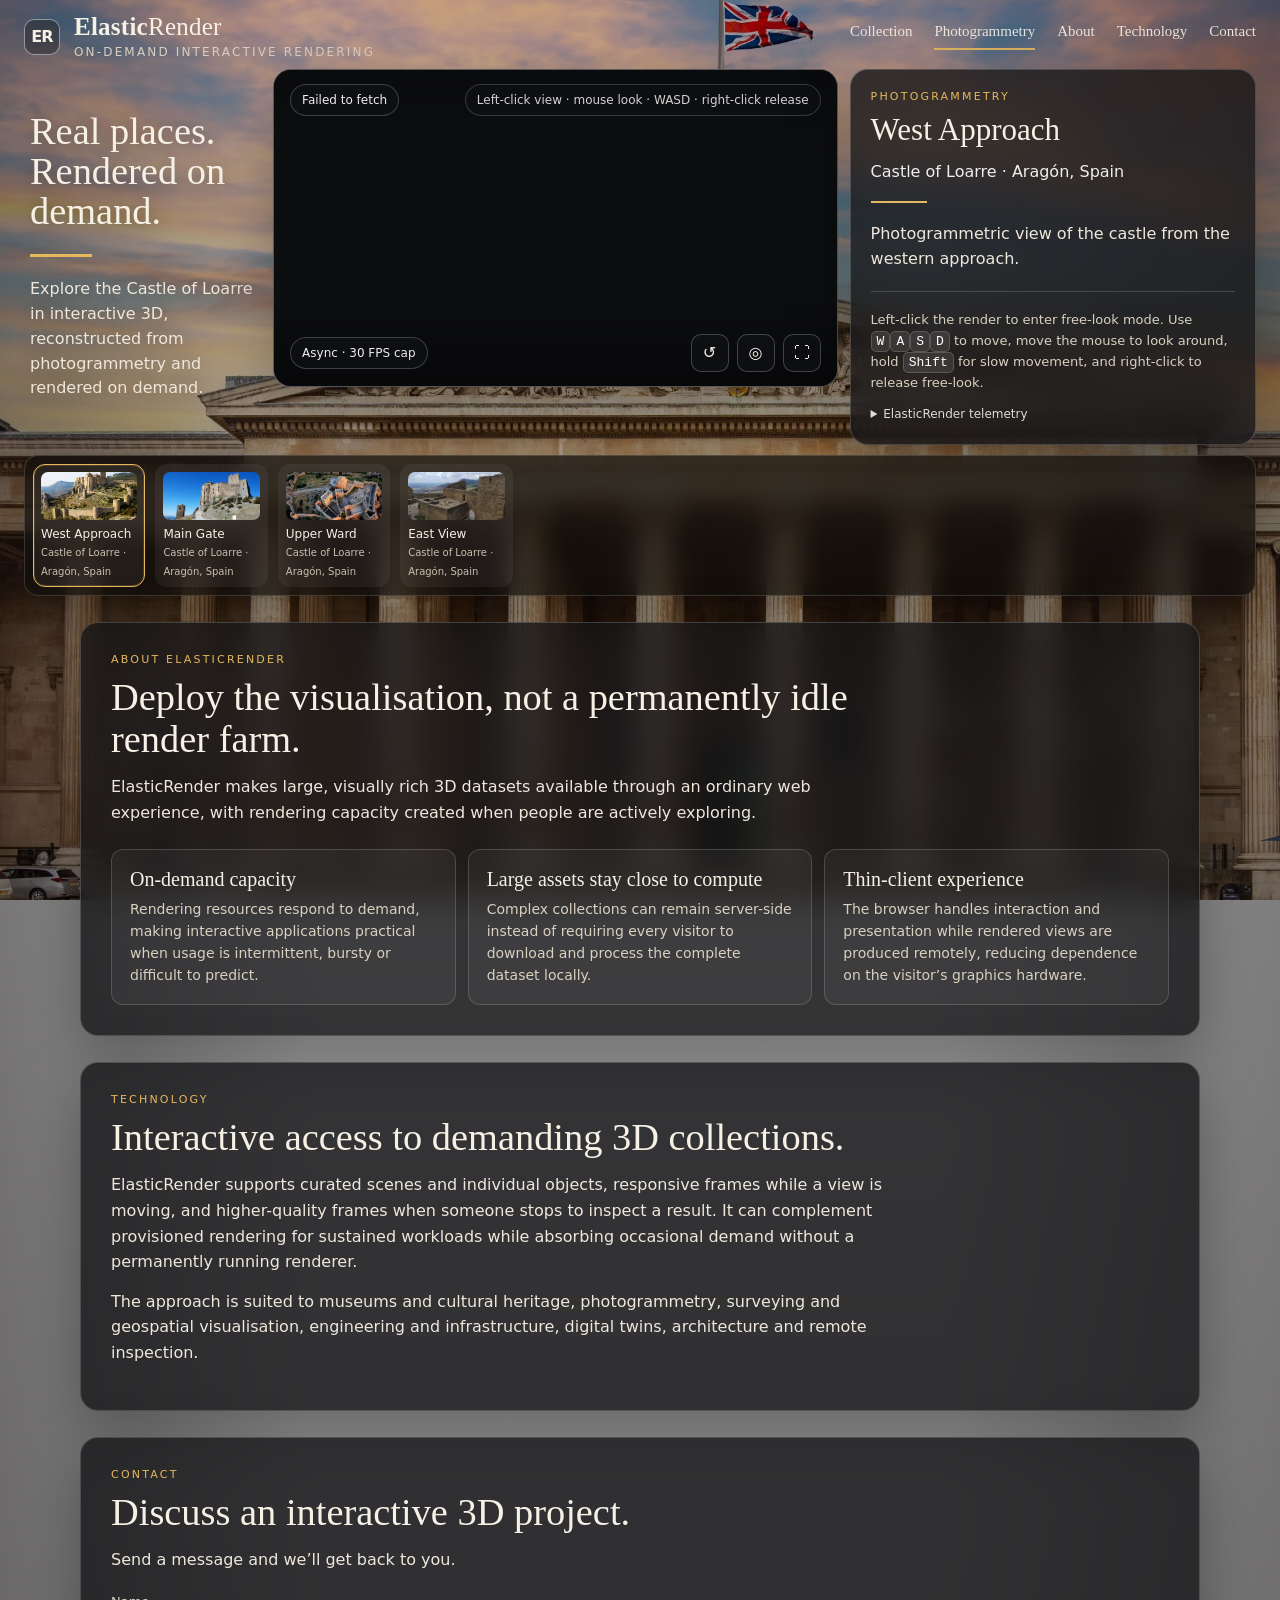
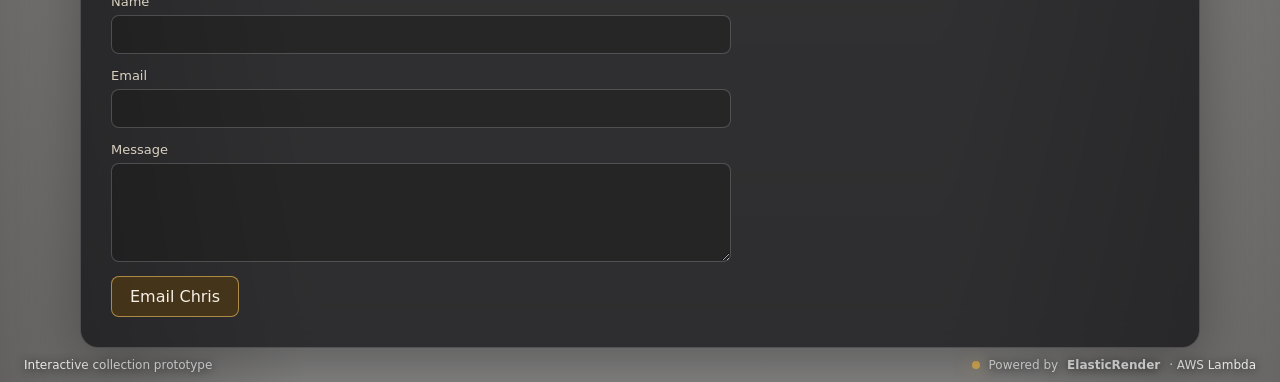
<file: elasticrender_photogrammetry_video.html>
<!doctype html>
<html lang="en">
<head>
<meta charset="utf-8">
<meta name="viewport" content="width=device-width,initial-scale=1">
<title>ElasticRender — Photogrammetry Demo</title>
<style>
  :root {
    --ink:#f6f0e5;
    --muted:#d9d0c0;
    --gold:#e6b85c;
    --panel:rgba(20,20,22,.78);
    --panel2:rgba(12,12,14,.70);
    --line:rgba(255,255,255,.16);
    --shadow:0 20px 60px rgba(0,0,0,.34);
  }
  * { box-sizing:border-box; }
  html,body { min-height:100%; margin:0; }
  body {
    font-family:Inter,ui-sans-serif,system-ui,-apple-system,BlinkMacSystemFont,"Segoe UI",sans-serif;
    color:var(--ink);
    background:
      linear-gradient(rgba(12,10,9,.24),rgba(12,10,9,.48)),
      url("assets/britishmuseum.jpg") center/cover fixed;
  }
  button,input { font:inherit; }
  button { color:inherit; }
  .page {
    min-height:100vh;
    height:auto;
    overflow:visible;
    padding:14px 24px 12px;
    display:grid;
    grid-template-rows:auto auto auto auto;
    gap:10px;
    background:
      linear-gradient(90deg,rgba(12,10,8,.32),transparent 24%,transparent 74%,rgba(12,10,8,.28));
  }
  header {
    display:flex;
    align-items:center;
    justify-content:space-between;
    gap:28px;
    min-width:0;
  }
  .hero-grid > * { min-width:0; }
  .brand {
    display:flex;
    align-items:center;
    gap:14px;
  }
  .brand-mark {
    width:36px;height:36px;border:1px solid rgba(255,255,255,.45);
    border-radius:10px;display:grid;place-items:center;background:rgba(15,15,17,.34);
    backdrop-filter:blur(12px);font-weight:700;letter-spacing:-.05em;
  }
  .brand-name {
    font-family:Georgia,"Times New Roman",serif;
    font-size:25px;line-height:1;letter-spacing:.01em;
  }
  .brand-name strong { font-weight:700; }
  .tagline { color:var(--muted);font-size:12px;letter-spacing:.18em;text-transform:uppercase;margin-top:6px; }
  nav { display:flex;gap:22px;font-family:Georgia,"Times New Roman",serif;font-size:15px; }
  nav a { color:var(--ink);text-decoration:none;opacity:.92; }
  nav a.active { border-bottom:2px solid var(--gold);padding-bottom:8px; }

  .hero-grid {
    display:grid;
    grid-template-columns:minmax(175px,.42fr) minmax(0,576px) minmax(265px,.72fr);
    gap:12px;
    align-items:start;
    min-height:0;
    height:auto;
  }
  .intro {
    align-self:center;
    padding:0 6px;
    text-shadow:0 2px 18px rgba(0,0,0,.4);
  }
  .intro h1 {
    font-family:Georgia,"Times New Roman",serif;
    font-weight:400;
    font-size:clamp(30px,3vw,50px);
    line-height:1.04;
    margin:0 0 22px;
  }
  .rule { width:62px;height:3px;background:var(--gold);margin:0 0 20px; }
  .intro p { max-width:300px;line-height:1.55;color:#f0e7da;margin:0; }

  .viewer-card {
    position:relative;
    width:min(576px, 100%);
    aspect-ratio:1/1;
    max-width:576px;
    max-height:576px;
    min-height:0;
    border-radius:18px;
    overflow:hidden;
    background:rgba(8,9,11,.88);
    border:1px solid rgba(255,255,255,.28);
    box-shadow:var(--shadow);
    backdrop-filter:blur(8px);
    cursor:crosshair;
    user-select:none;
  }
  #image {
    width:100%;
    height:100%;
    display:block;
    object-fit:contain;
    background:#0c0d0f;
  }
  .viewer-overlay {
    position:absolute;inset:0;pointer-events:none;
    display:flex;flex-direction:column;justify-content:space-between;
    background:linear-gradient(180deg,rgba(0,0,0,.20),transparent 22%,transparent 72%,rgba(0,0,0,.42));
  }
  .viewer-top,.viewer-bottom {
    display:flex;align-items:center;justify-content:space-between;gap:12px;
    padding:14px 16px;
  }
  .pill {
    padding:8px 11px;border-radius:999px;background:rgba(17,18,21,.68);
    border:1px solid rgba(255,255,255,.20);font-size:12px;color:#eee;
    backdrop-filter:blur(8px);
  }
  #status { white-space:nowrap;overflow:hidden;text-overflow:ellipsis;max-width:65%; }
  .interaction-hint { color:#eee;opacity:.88; }
  .viewer-actions { pointer-events:auto;display:flex;gap:8px; }
  .icon-btn {
    width:38px;height:38px;border:1px solid rgba(255,255,255,.22);
    background:rgba(17,18,21,.72);border-radius:10px;cursor:pointer;
  }
  .icon-btn:hover { background:rgba(35,36,39,.86); }
  .icon-btn.active { border-color:var(--gold);color:var(--gold);background:rgba(75,55,22,.78); }
  .mobile-pad { display:none; }

  .info-card {
    align-self:stretch;
    border-radius:18px;
    background:var(--panel);
    border:1px solid rgba(255,255,255,.18);
    box-shadow:var(--shadow);
    backdrop-filter:blur(16px);
    padding:20px 20px;
    display:flex;flex-direction:column;
    min-height:280px;
  }
  .eyebrow { color:var(--gold);font-size:11px;letter-spacing:.2em;text-transform:uppercase;margin-bottom:10px; }
  .info-card h2 {
    font-family:Georgia,"Times New Roman",serif;
    font-size:31px;font-weight:400;line-height:1.1;margin:0 0 13px;
  }
  .meta { color:#eee;line-height:1.55;margin-bottom:16px; }
  .info-card .rule { width:56px;height:2px;margin:0 0 18px; }
  .description { color:#efe7dc;line-height:1.58;margin:0 0 20px; }
  .controls {
    margin-top:auto;padding-top:18px;border-top:1px solid var(--line);
    color:var(--muted);font-size:13px;line-height:1.55;
  }
  kbd {
    background:rgba(255,255,255,.10);border:1px solid rgba(255,255,255,.16);
    border-radius:5px;padding:2px 5px;color:#fff;
  }

  .carousel-wrap {
    border-radius:14px;background:rgba(17,14,12,.72);
    border:1px solid rgba(255,255,255,.15);
    box-shadow:var(--shadow);backdrop-filter:blur(12px);
    padding:8px;
  }
  .carousel {
    display:grid;
    grid-template-columns:repeat(10,minmax(105px,1fr));
    gap:10px;
    overflow-x:auto;
    scrollbar-width:thin;
  }
  .artifact {
    min-width:88px;border:1px solid transparent;background:rgba(255,255,255,.055);
    border-radius:12px;padding:7px;cursor:pointer;text-align:left;transition:.15s ease;
  }
  .artifact:hover { transform:translateY(-2px);background:rgba(255,255,255,.09); }
  .artifact.active { border-color:var(--gold);box-shadow:0 0 0 1px rgba(230,184,92,.18) inset; }
  .artifact img {
    width:100%;aspect-ratio:2/1;display:block;object-fit:cover;border-radius:7px;max-height:72px;
    background:#202124;margin-bottom:7px;
  }
  .artifact-title { display:block;font-size:12px;white-space:nowrap;overflow:hidden;text-overflow:ellipsis; }
  .artifact-scene { color:#cbbfae;font-size:10px;margin-top:2px; }

  .content-section {
    width:min(1120px,100%);
    margin:16px auto 0;
    padding:30px;
    border-radius:18px;
    background:var(--panel);
    border:1px solid rgba(255,255,255,.18);
    box-shadow:var(--shadow);
    backdrop-filter:blur(16px);
    scroll-margin-top:18px;
  }
  .section-heading { max-width:780px; }
  .section-heading h2 {
    font-family:Georgia,"Times New Roman",serif;
    font-size:clamp(26px,3vw,42px);font-weight:400;line-height:1.1;margin:0 0 14px;
  }
  .section-heading p { color:#efe7dc;line-height:1.6;margin:0 0 14px; }
  .technology-grid {
    display:grid;grid-template-columns:repeat(3,minmax(0,1fr));gap:12px;margin-top:24px;
  }
  .technology-grid article {
    padding:18px;border:1px solid var(--line);border-radius:12px;background:rgba(255,255,255,.045);
  }
  .technology-grid h3 { margin:0 0 8px;font-family:Georgia,"Times New Roman",serif;font-size:20px;font-weight:400; }
  .technology-grid p { color:var(--muted);line-height:1.55;margin:0;font-size:14px; }
  .contact-form { display:grid;gap:14px;max-width:620px;margin-top:22px; }
  .contact-form label { display:grid;gap:6px;color:var(--muted);font-size:13px; }
  .contact-form input,.contact-form textarea {
    width:100%;padding:11px 12px;border:1px solid rgba(255,255,255,.2);border-radius:8px;
    background:rgba(0,0,0,.2);color:var(--ink);resize:vertical;
  }
  .contact-form input:focus,.contact-form textarea:focus { outline:2px solid rgba(230,184,92,.7);outline-offset:1px; }
  .contact-form button {
    justify-self:start;padding:10px 18px;border:1px solid rgba(230,184,92,.65);border-radius:8px;
    background:rgba(75,55,22,.82);cursor:pointer;
  }
  .contact-form button:hover { background:rgba(100,72,25,.9); }

  footer {
    display:flex;justify-content:space-between;align-items:center;gap:20px;
    font-size:12px;color:#eee;text-shadow:0 1px 8px rgba(0,0,0,.65);
  }
  .powered { display:flex;align-items:center;gap:9px; }
  .lambda-dot { width:8px;height:8px;border-radius:50%;background:var(--gold);box-shadow:0 0 18px rgba(230,184,92,.9); }
  details {
    margin-top:12px;color:#ccc;font-size:12px;
  }
  details summary { cursor:pointer;color:#ddd; }
  .debug {
    margin-top:8px;padding:10px 12px;border-radius:10px;background:rgba(0,0,0,.28);
    border:1px solid rgba(255,255,255,.09);line-height:1.55;overflow:auto;
  }

  @media (max-width:1100px) {
    .page { padding:22px; }
    .hero-grid { grid-template-columns:minmax(0,1fr) minmax(260px,320px); }
    .intro { grid-column:1/-1;padding:0;display:flex;align-items:end;gap:25px; }
    .intro h1 { max-width:520px;margin-bottom:0; }
    .intro .intro-copy { max-width:360px; }
    .intro .rule { display:none; }
  }
  @media (max-width:780px) {
    .page {
      padding:10px;
      display:flex;
      flex-direction:column;
      align-items:stretch;
    }
    header { order:1; }
    nav { display:none; }
    .hero-grid { display:contents; }
    .intro { display:none; }
    .viewer-card {
      order:2;
      width:min(100%, calc(100vh - 190px), 576px);
      max-width:576px;
      min-height:0;
      justify-self:center;
    }
    .carousel-wrap { order:3; }
    .info-card { min-height:auto; }
    .info-card { order:4; }
    .content-section { order:6;margin-top:10px;padding:20px; }
    .technology-grid { grid-template-columns:1fr; }
    .interaction-hint { display:none; }
    .viewer-top,.viewer-bottom { padding:10px; }
    #frameMode { display:none; }
    .viewer-actions .icon-btn { width:42px;height:42px; }
    .mobile-pad {
      pointer-events:auto;
      display:grid;
      grid-template-columns:repeat(3,44px);
      grid-template-rows:repeat(2,44px);
      gap:5px;
      margin:0 10px 10px;
      align-self:flex-start;
    }
    .mobile-pad button {
      width:44px;height:44px;padding:0;border:1px solid rgba(255,255,255,.25);
      border-radius:10px;background:rgba(17,18,21,.78);color:#fff;font-size:18px;
      touch-action:none;
    }
    .mobile-pad button:active { background:rgba(75,55,22,.88);border-color:var(--gold); }
    .mobile-pad [data-key="KeyW"] { grid-column:2;grid-row:1; }
    .mobile-pad [data-key="KeyA"] { grid-column:1;grid-row:2; }
    .mobile-pad [data-key="KeyS"] { grid-column:2;grid-row:2; }
    .mobile-pad [data-key="KeyD"] { grid-column:3;grid-row:2; }
    .viewer-card { touch-action:none; }
    footer { order:7;flex-direction:column;align-items:flex-start; }
  }
  /* Photogrammetry viewer uses a 16:9 1920×1080 render target. */
  .hero-grid { grid-template-columns:minmax(175px,.42fr) minmax(0,1fr) minmax(265px,.72fr); }
  .viewer-card { width:100%; max-width:none; max-height:none; aspect-ratio:16/9; }
  @media (max-width:780px) {
    .hero-grid { display:contents; }
    .viewer-card { width:100%; max-width:576px; aspect-ratio:16/9; }
  }
</style>
</head>
<body>
<div class="page">
  <header>
    <div class="brand">
      <div class="brand-mark">ER</div>
      <div>
        <div class="brand-name"><strong>Elastic</strong>Render</div>
        <div class="tagline">On-demand interactive rendering</div>
      </div>
    </div>
    <nav aria-label="Primary">
      <a href="elasticrender_museum_demo.html">Collection</a>
      <a class="active" href="elasticrender_photogrammetry_demo.html">Photogrammetry</a>
      <a href="#about">About</a>
      <a href="#technology">Technology</a>
      <a href="#contact">Contact</a>
    </nav>
  </header>

  <main class="hero-grid" id="collection">
    <section class="intro">
      <div>
        <h1>Real places.<br>Rendered on demand.</h1>
        <div class="rule"></div>
      </div>
      <div class="intro-copy">
        <p>Explore the Castle of Loarre in interactive 3D, reconstructed from photogrammetry and rendered on demand.</p>
      </div>
    </section>

    <section class="viewer-card" id="view" aria-label="Interactive rendered view">
      <canvas id="image" width="1920" height="1080" aria-label="ElasticRender H.264 frame"></canvas>
      <div class="viewer-overlay">
        <div class="viewer-top">
          <span class="pill" id="status">Scene 1 · — FPS</span>
          <span class="pill interaction-hint">Left-click view · mouse look · WASD · right-click release</span>
        </div>
        <div class="viewer-bottom">
          <span class="pill" id="frameMode">Async · 30 FPS cap</span>
          <div class="mobile-pad" aria-label="Mobile movement controls">
            <button type="button" data-key="KeyW" aria-label="Move forward">▲</button>
            <button type="button" data-key="KeyA" aria-label="Move left">◀</button>
            <button type="button" data-key="KeyS" aria-label="Move backward">▼</button>
            <button type="button" data-key="KeyD" aria-label="Move right">▶</button>
          </div>
          <div class="viewer-actions">
            <button class="icon-btn" id="resetView" title="Reset view" aria-label="Reset view">↺</button>
            <button class="icon-btn" id="orbitView" title="Orbit object" aria-label="Orbit object">◎</button>
            <button class="icon-btn" id="fullscreen" title="Fullscreen" aria-label="Fullscreen">⛶</button>
          </div>
        </div>
      </div>
    </section>

    <aside class="info-card">
      <div class="eyebrow">Photogrammetry</div>
      <h2 id="artifactName">Castle of Loarre</h2>
      <div class="meta" id="artifactMeta">Aragón, Spain</div>
      <div class="rule"></div>
      <p class="description" id="artifactDescription">
        Placeholder catalogue information for model 1. Replace this with the object's title,
        period, provenance and interpretation text.
      </p>
      <div class="controls">
        Left-click the render to enter free-look mode. Use
        <kbd>W</kbd><kbd>A</kbd><kbd>S</kbd><kbd>D</kbd> to move,
        move the mouse to look around, hold <kbd>Shift</kbd> for slow movement,
        and right-click to release free-look.
        <details>
          <summary>ElasticRender telemetry</summary>
          <div class="debug">
            <fieldset class="stream-mode"><legend>Stream mode</legend>
              <label><input type="radio" name="streamMode" value="mjpeg" checked> MJPEG</label>
              <label><input type="radio" name="streamMode" value="idr"> H.264 IDR</label>
              <label><input type="radio" name="streamMode" value="ipp"> H.264</label>
            </fieldset>
            <div id="gopInfo">GOP: 15 frames · reference drift may occur</div>
            <div id="telemetry">Client: async, 30 FPS cap · Last frame received: —</div>
            <div id="render-telemetry">Renderer telemetry: —</div>
          </div>
        </details>
      </div>
    </aside>
  </main>

  <section class="carousel-wrap" aria-label="Artefact selection">
    <div class="carousel" id="carousel"></div>
  </section>

  <section class="content-section" id="about">
    <div class="section-heading">
      <div class="eyebrow">About ElasticRender</div>
      <h2>Deploy the visualisation, not a permanently idle render farm.</h2>
      <p>ElasticRender makes large, visually rich 3D datasets available through an ordinary web experience, with rendering capacity created when people are actively exploring.</p>
    </div>
    <div class="technology-grid">
      <article>
        <h3>On-demand capacity</h3>
        <p>Rendering resources respond to demand, making interactive applications practical when usage is intermittent, bursty or difficult to predict.</p>
      </article>
      <article>
        <h3>Large assets stay close to compute</h3>
        <p>Complex collections can remain server-side instead of requiring every visitor to download and process the complete dataset locally.</p>
      </article>
      <article>
        <h3>Thin-client experience</h3>
        <p>The browser handles interaction and presentation while rendered views are produced remotely, reducing dependence on the visitor’s graphics hardware.</p>
      </article>
    </div>
  </section>

  <section class="content-section contact-section" id="technology">
    <div class="section-heading">
      <div class="eyebrow">Technology</div>
      <h2>Interactive access to demanding 3D collections.</h2>
      <p>ElasticRender supports curated scenes and individual objects, responsive frames while a view is moving, and higher-quality frames when someone stops to inspect a result. It can complement provisioned rendering for sustained workloads while absorbing occasional demand without a permanently running renderer.</p>
      <p>The approach is suited to museums and cultural heritage, photogrammetry, surveying and geospatial visualisation, engineering and infrastructure, digital twins, architecture and remote inspection.</p>
    </div>
  </section>

  <section class="content-section contact-section" id="contact">
    <div class="section-heading">
      <div class="eyebrow">Contact</div>
      <h2>Discuss an interactive 3D project.</h2>
      <p>Send a message and we’ll get back to you.</p>
    </div>
    <form class="contact-form" action="mailto:chris@hallamsolutions.io" method="post" enctype="text/plain">
      <label>Name<input name="name" type="text" autocomplete="name" required></label>
      <label>Email<input name="email" type="email" autocomplete="email" required></label>
      <label>Message<textarea name="message" rows="5" required></textarea></label>
      <button type="submit">Email Chris</button>
    </form>
  </section>

  <footer>
    <span>Interactive collection prototype</span>
    <span class="powered"><span class="lambda-dot"></span>Powered by <strong>ElasticRender</strong> · AWS Lambda</span>
  </footer>
</div>

<script>
// Existing Lambda Function URL from the supplied demo.
const localMode = new URLSearchParams(location.search).get('local') === '1' ||
  location.hostname === 'localhost' || location.hostname === '127.0.0.1';
const queryEndpoint = new URLSearchParams(location.search).get('endpoint');
const lambdaUrl = queryEndpoint || (localMode
  ? `${location.protocol}//${location.hostname}:8080/`
  : 'https://2l6ziozoccic3lmfd7wuqg2xia0nkqah.lambda-url.eu-west-2.on.aws/');
console.info('ElasticRender endpoint:', lambdaUrl);
const ASYNC_FPS = 30;
const MOVE_SPEED = 2;
const RENDER_WIDTH = 1920;
const RENDER_HEIGHT = 1080;
const MOTION_WIDTH = 960;
const MOTION_HEIGHT = 540;
const RENDER_ASPECT = RENDER_WIDTH / RENDER_HEIGHT;

// Photographic viewpoints for the Castle of Loarre photogrammetry scene.
const artifacts = [
  {sceneIndex:0,camera:'camera1',title:'West Approach',meta:'Castle of Loarre · Aragón, Spain',description:'Photogrammetric view of the castle from the western approach.'},
  {sceneIndex:0,camera:'camera2',title:'Main Gate',meta:'Castle of Loarre · Aragón, Spain',description:'Photogrammetric view facing the main gate.'},
  {sceneIndex:0,camera:'camera3',title:'Upper Ward',meta:'Castle of Loarre · Aragón, Spain',description:'Photogrammetric view of the upper ward and inner fortifications.'},
  {sceneIndex:0,camera:'camera4',title:'East View',meta:'Castle of Loarre · Aragón, Spain',description:'Photogrammetric view from the eastern approach.'}
];

const cameras = {
  camera1:[.974174,0,-.014282,-.055994,-.004531,1.704247,-.309066,-.067883,0,0,0,.01,-.014424,-.178459,-.983842,.563640],
  camera2:[.650398,0,-.725397,.040743,.161630,1.718393,.144919,-.236218,0,0,0,.01,-.738677,.125334,-.662305,.315036],
  camera3:[-.698965,0,-.678724,.062357,-1.152657,.512186,1.187032,-.085197,0,0,0,.01,-.206005,-.955277,.212149,.460692],
  camera4:[.924031,0,-.308846,-.045320,-.189948,1.625100,-.568304,-.306057,0,0,0,.01,-.297425,-.345953,-.889862,.112355]
};

const statusEl = document.getElementById('status');
const frameModeEl = document.getElementById('frameMode');
const telemetryEl = document.getElementById('telemetry');
const renderTelemetryEl = document.getElementById('render-telemetry');
const image = document.getElementById('image');
const view = document.getElementById('view');
const carousel = document.getElementById('carousel');
const artifactName = document.getElementById('artifactName');
const artifactMeta = document.getElementById('artifactMeta');
const artifactDescription = document.getElementById('artifactDescription');

let sceneIndex = 1;
let active = false;
let mobileMoving = false;
let touchLookId = null;
let touchLookX = 0;
let touchLookY = 0;
let keys = new Set();
let position = [0,0,1];
let yaw = -Math.PI/2;
let pitch = 0;
let orbiting = false;
let orbitAngle = 0;
const orbitRadius = 1;
let lastMove = performance.now();
let requestId = 0;
let displayedId = 0;
let motionQueued = false;
let wasMoving = false;
const receivedFrames = [];
let lastFrameReceivedAt = 0;

const dot=(a,b)=>a[0]*b[0]+a[1]*b[1]+a[2]*b[2];
const cross=(a,b)=>[a[1]*b[2]-a[2]*b[1],a[2]*b[0]-a[0]*b[2],a[0]*b[1]-a[1]*b[0]];
const norm=a=>{const n=Math.hypot(...a);return a.map(x=>x/n)};

function matrix() {
  const aspect=RENDER_ASPECT, fy=1/Math.tan(Math.PI/6), fx=fy/aspect;
  const f=norm([Math.cos(pitch)*Math.cos(yaw),Math.sin(pitch),Math.cos(pitch)*Math.sin(yaw)]);
  const r=norm(cross(f,[0,1,0])), u=cross(r,f);
  const v=[
    r[0],r[1],r[2],-dot(r,position),
    u[0],u[1],u[2],-dot(u,position),
    -f[0],-f[1],-f[2],dot(f,position),
    0,0,0,1
  ];
  return [
    fx*v[0],fx*v[1],fx*v[2],fx*v[3],
    fy*v[4],fy*v[5],fy*v[6],fy*v[7],
    0,0,0,.01,
    -v[8],-v[9],-v[10],-v[11]
  ];
}

function worldTransform() {
  const c=Math.cos(orbitAngle), s=Math.sin(orbitAngle);
  return [
    c,0,s,0,
    0,1,0,0,
    -s,0,c,0,
    0,0,0,1
  ];
}

function applyCameraMatrix(cameraMatrix) {
  const aspect=RENDER_ASPECT,fy=1/Math.tan(Math.PI/6),fx=fy/aspect;
  const right=cameraMatrix.slice(0,3).map(x=>x/fx);
  const up=cameraMatrix.slice(4,7).map(x=>x/fy);
  const back=cameraMatrix.slice(12,15).map(x=>-x);
  const translation=[cameraMatrix[3]/fx,cameraMatrix[7]/fy,-cameraMatrix[15]];
  position=[0,1,2].map(i=>-right[i]*translation[0]-up[i]*translation[1]-back[i]*translation[2]);
  const forward=back.map(x=>-x);
  yaw=Math.atan2(forward[2],forward[0]);
  pitch=Math.asin(Math.max(-1,Math.min(1,forward[1])));
}

function recordFrameReceived() {
  const now=performance.now();
  // Do not average an idle period into the active rendering cadence.
  if(lastFrameReceivedAt && now-lastFrameReceivedAt>500) receivedFrames.length=0;
  receivedFrames.push(now);
  lastFrameReceivedAt=now;
  if(receivedFrames.length>10) receivedFrames.shift();
}

function updateTelemetry() {
  if(!receivedFrames.length) {
    telemetryEl.textContent='Client: async, 30 FPS cap · Last frame received: —';
    return;
  }
  const now=performance.now(), last=receivedFrames.at(-1);
  const age=((now-last)/1000).toFixed(2);
  let average='—';
  let interval='—';
  let fps='—';
  if(receivedFrames.length>1)
    average=`${Math.round((last-receivedFrames[0])/(receivedFrames.length-1))} ms`;
  if(receivedFrames.length>1) {
    const delta=last-receivedFrames[receivedFrames.length-2];
    interval=`${Math.round(delta)} ms`;
    fps=`${(1000/delta).toFixed(1)}`;
  }
  telemetryEl.textContent=`Client: async, 30 FPS cap · Last frame received: ${age} s ago · Current interval: ${interval} (${fps} FPS) · ${receivedFrames.length}-frame receive average: ${average}`;
}
setInterval(updateTelemetry,100);

function updateRenderTelemetry(headers) {
  const value=name=>headers.get(name);
  const render=value('X-Render-Ms'),
        raster=value('X-Raster-Ms'),
        encode=value('X-Encode-Ms') || value('X-Jpeg-Encode-Ms'),
        base64=value('X-Base64-Encode-Ms'),
        message=value('X-Message-Create-Ms'),
        bytes=value('X-Encoded-Bytes') || value('X-Jpeg-Bytes');
  if(!render) return;
  renderTelemetryEl.textContent =
    `Renderer: ${render} ms (raster ${raster} ms) · Encode ${encode} ms · Base64 ${base64} ms · Message ${message} ms · ${bytes} bytes`;
}

// BEGIN GOP CLIENT
const streamControls=[...document.querySelectorAll('input[name="streamMode"]')];
const streamMode=()=>streamControls.find(control=>control.checked)?.value||'mjpeg';
const requestedCodec=new URLSearchParams(location.search).get('codec');
const codecMode=requestedCodec==='h264idr'?'idr':requestedCodec==='h264'?'ipp':requestedCodec==='mjpeg'?'mjpeg':null;
if(codecMode) {
  const control=streamControls.find(item=>item.value===codecMode);
  if(control) control.checked=true;
}
const gopSize=15; // Client-owned: one request without prev, then 14 with prev.
let streamEpoch=0, sentGop=0, nextGopIndex=0, previousState=null;
let decoder=null, decoderCodec='', activeGop=0, expectedIndex=0;
const waitingFrames=new Map();
const failedGops=new Set();
let gapTimer=null;

function closeDecoder() {
  if(decoder && decoder.state!=='closed') decoder.close();
  decoder=null; decoderCodec='';
}
function resetVideoStream() {
  ++streamEpoch; previousState=null; nextGopIndex=0; sentGop=0;
  activeGop=0; expectedIndex=0;
  waitingFrames.clear(); failedGops.clear();
  clearTimeout(gapTimer); gapTimer=null; closeDecoder();
}
streamControls.forEach(control=>control.addEventListener('change',()=>{
  resetVideoStream();
  issueRender(matrix(),RENDER_WIDTH,RENDER_HEIGHT,true);
}));
function failGop(gop,epoch,message) {
  if(epoch!==streamEpoch || gop<activeGop) return;
  failedGops.add(gop);
  for(const [key,item] of waitingFrames) if(item.gop===gop) waitingFrames.delete(key);
  if(gop===activeGop) { closeDecoder(); clearTimeout(gapTimer); gapTimer=null; }
  if(gop===sentGop) {
    previousState=null; nextGopIndex=0;
    motionQueued=true; // Restart with an IDR even if movement has stopped.
  }
  statusEl.textContent=message;
}
function nalTypes(data) {
  const types=[];
  for(let i=0;i+3<data.length;++i) {
    if(data[i] || data[i+1]) continue;
    const start=data[i+2]===1?i+3:(data[i+2]===0 && data[i+3]===1?i+4:-1);
    if(start>=0 && start<data.length) { types.push(data[start]&31); i=start; }
  }
  return types;
}
function annexBCodec(data) {
  for(let i=0;i+7<data.length;++i) {
    if(data[i] || data[i+1]) continue;
    const start=data[i+2]===1?i+3:(data[i+2]===0 && data[i+3]===1?i+4:-1);
    if(start>=0 && (data[start]&31)===7 && start+3<data.length)
      return 'avc1.'+Array.from(data.subarray(start+1,start+4),b=>b.toString(16).padStart(2,'0')).join('');
  }
  throw Error('H.264 I-frame has no SPS');
}
function startDecoder(item) {
  closeDecoder();
  const epoch=streamEpoch, gop=item.gop, codec=annexBCodec(item.data);
  decoder=new VideoDecoder({
    output(frame) {
      try {
        if(epoch!==streamEpoch || gop!==activeGop || frame.timestamp<=displayedId) return;
        if(image.width!==frame.displayWidth || image.height!==frame.displayHeight) {
          image.width=frame.displayWidth; image.height=frame.displayHeight;
        }
        image.getContext('2d').drawImage(frame,0,0,image.width,image.height);
        displayedId=frame.timestamp;
        recordFrameReceived();
        let timing='— FPS';
        if(receivedFrames.length>1) timing=(1000*(receivedFrames.length-1)/(receivedFrames.at(-1)-receivedFrames[0])).toFixed(1)+' FPS';
        statusEl.textContent='Scene '+sceneIndex+' · '+timing;
        frameModeEl.textContent=image.width+'×'+image.height+' · Async · '+ASYNC_FPS+' FPS cap';
      } finally { frame.close(); }
    },
    error(error) { failGop(gop,epoch,'H.264 decode: '+error.message); }
  });
  decoder.configure({codec,optimizeForLatency:true,
    colorSpace:{primaries:'bt709',transfer:'bt709',matrix:'bt709',fullRange:true}});
  decoderCodec=codec;
}
function queueDecode(item) {
  if(item.epoch!==streamEpoch || item.gop<activeGop || failedGops.has(item.gop)) return;
  if(item.index===0) {
    if(item.gop<=activeGop) return;
    activeGop=item.gop; expectedIndex=0;
    for(const [key,old] of waitingFrames) if(old.gop<activeGop) waitingFrames.delete(key);
    for(const gop of failedGops) if(gop<activeGop) failedGops.delete(gop);
    startDecoder(item);
  }
  waitingFrames.set(item.gop+':'+item.index,item);
  if(waitingFrames.size>Math.max(32,gopSize*2)) {
    failGop(sentGop,streamEpoch,'Frame queue full; requesting a new I-frame'); return;
  }
  clearTimeout(gapTimer); gapTimer=null;
  while(decoder && decoder.state==='configured') {
    const key=activeGop+':'+expectedIndex, next=waitingFrames.get(key);
    if(!next) break;
    waitingFrames.delete(key);
    decoder.decode(new EncodedVideoChunk({type:next.index===0?'key':'delta',timestamp:next.id,data:next.data}));
    ++expectedIndex;
    if(next.final) {
      // flush requires the next chunk to be a keyframe. Only flush at GOP end
      // or a standalone/final still, never between dependent P-frames.
      const d=decoder;
      d.flush().catch(error=>failGop(next.gop,next.epoch,error.message));
      break;
    }
  }
  if(waitingFrames.size) {
    const epoch=streamEpoch, gop=activeGop;
    gapTimer=setTimeout(()=>{
      if(epoch!==streamEpoch || gop!==activeGop) return;
      failGop(sentGop,epoch,'Missing frame; requesting a new I-frame');
    },5000);
  }
}
window.addEventListener('pagehide',resetVideoStream);

async function issueRender(cameraMatrix,width=RENDER_WIDTH,height=RENDER_HEIGHT,finish=false) {
  const id=++requestId, epoch=streamEpoch;
  const state={sceneIndex,resolution:[width,height],worldTransform:worldTransform(),viewProjection:Array.from(cameraMatrix),instances:[]};
  const mode=streamMode(), enabled=mode==='ipp';
  if(mode==='mjpeg') {
    try {
      const response=await fetch(lambdaUrl,{method:'POST',headers:{'Content-Type':'application/json'},
        body:JSON.stringify({...state,format:'jpeg'}),signal:AbortSignal.timeout(60000)});
      if(!response.ok) throw Error('HTTP '+response.status);
      let headers=response.headers, blob;
      if((headers.get('Content-Type')||'').includes('json')) {
        const envelope=await response.json(); headers=new Headers(envelope.headers||{});
        blob=new Blob([Uint8Array.from(atob(envelope.body),c=>c.charCodeAt(0))],{type:'image/jpeg'});
      } else blob=await response.blob();
      if(!headers.get('X-Jpeg-Bytes')) headers.set('X-Jpeg-Bytes',String(blob.size));
      updateRenderTelemetry(headers);
      const bitmap=await createImageBitmap(blob);
      // Requests are intentionally concurrent.  A slower older response must
      // never replace a newer frame that has already been displayed.
      if(id<displayedId) {
        bitmap.close();
        return;
      }
      displayedId=id;
      image.width=bitmap.width; image.height=bitmap.height;
      image.getContext('2d').drawImage(bitmap,0,0); bitmap.close();
      frameModeEl.textContent=`${image.width}×${image.height} · MJPEG · ${ASYNC_FPS} FPS cap`;
      recordFrameReceived();
    } catch(error) { statusEl.textContent=error.message; }
    return;
  }
  const newKey=!enabled || finish || !previousState || nextGopIndex>=gopSize ||
    previousState.sceneIndex!==sceneIndex || previousState.resolution[0]!==width || previousState.resolution[1]!==height;
  if(newKey) { sentGop=id; nextGopIndex=0; }
  const index=nextGopIndex++, gop=sentGop;
  const payload={format:'h264',codecMode:mode==='idr'?'idr':'ipp',...state,gopIndex:index};
  if(!newKey) payload.prev=previousState;
  previousState=state; // Only frame state; never recursively include prev.
  const final=!enabled || finish || index===gopSize-1;
  if(final) nextGopIndex=gopSize;
  try {
    if(!window.isSecureContext || !('VideoDecoder' in window)) throw Error('WebCodecs requires HTTPS or localhost and a supported browser');
    const response=await fetch(lambdaUrl,{
      method:'POST',headers:{'Content-Type':'application/json'},body:JSON.stringify(payload),
      signal:AbortSignal.timeout(60000)
    });
    if(!response.ok) throw Error('HTTP '+response.status+': '+await response.text());
    let headers=response.headers, data;
    if((headers.get('Content-Type')||'').includes('json')) {
      const envelope=await response.json();
      if(envelope.statusCode!==200 || !envelope.isBase64Encoded) throw Error('Invalid video response');
      headers=new Headers(envelope.headers || {});
      if(!(headers.get('Content-Type')||'').toLowerCase().includes('video/h264'))
        throw Error('Backend did not return H.264 (inner Content-Type: '+(headers.get('Content-Type')||'missing')+')');
      data=Uint8Array.from(atob(envelope.body),c=>c.charCodeAt(0));
    } else {
      if(!(headers.get('Content-Type')||'').toLowerCase().includes('video/h264'))
        throw Error('Backend did not return H.264 (HTTP Content-Type: '+(headers.get('Content-Type')||'missing')+')');
      data=new Uint8Array(await response.arrayBuffer());
    }
    if(epoch!==streamEpoch || gop<activeGop) return;
    updateRenderTelemetry(headers);
    document.getElementById('gopInfo').textContent='GOP: '+gopSize+' frames · reference drift may occur';
    const types=nalTypes(data);
    if(index===0 ? !types.includes(5) : (!types.includes(1)||types.includes(5)))
      throw Error('Unexpected H.264 frame type; check deployed renderer');
    queueDecode({data,id,epoch,gop,index,final});
  } catch(error) { failGop(gop,epoch,error.message); }
}
// END GOP CLIENT

function noteMovement() {
  motionQueued=true;
}

function isMoving() {
  return (active || mobileMoving) && [...keys].some(key=>
    key==='KeyW' || key==='KeyA' || key==='KeyS' || key==='KeyD');
}

function asyncTick() {
  // Mouse/touch freelook does not add a keyboard key, so motionQueued is
  // part of the active-motion signal.  Consume it only after issuing the
  // motion-resolution request; the following tick then performs the single
  // full-resolution settle request.
  const moving=isMoving() || motionQueued;
  if(moving) {
    motionQueued=false;
    issueRender(matrix(),MOTION_WIDTH,MOTION_HEIGHT);
  } else if(wasMoving) {
    issueRender(matrix(),RENDER_WIDTH,RENDER_HEIGHT,true);
  }
  wasMoving=moving;
  setTimeout(asyncTick,1000/ASYNC_FPS);
}
asyncTick();

function tick(now) {
  const dt=Math.min(.05,(now-lastMove)/1000);
  lastMove=now;
  if(orbiting) {
    orbitAngle=(orbitAngle+dt*0.8)%(Math.PI*2);
    motionQueued=true;
  }
  if(isMoving()) {
    const f=norm([Math.cos(pitch)*Math.cos(yaw),Math.sin(pitch),Math.cos(pitch)*Math.sin(yaw)]);
    const r=norm(cross(f,[0,1,0]));
    const speed=MOVE_SPEED*(keys.has('ShiftLeft')||keys.has('ShiftRight')?.1:1);
    if(keys.has('KeyW')) position=position.map((x,i)=>x+f[i]*speed*dt);
    if(keys.has('KeyS')) position=position.map((x,i)=>x-f[i]*speed*dt);
    if(keys.has('KeyD')) position=position.map((x,i)=>x+r[i]*speed*dt);
    if(keys.has('KeyA')) position=position.map((x,i)=>x-r[i]*speed*dt);
  }
  requestAnimationFrame(tick);
}
requestAnimationFrame(tick);

function placeholderThumb(index) {
  const hue = 24 + index*17;
  const svg = `
  <svg xmlns="http://www.w3.org/2000/svg" viewBox="0 0 400 300">
    <defs>
      <linearGradient id="g" x1="0" y1="0" x2="1" y2="1">
        <stop offset="0" stop-color="hsl(${hue} 22% 28%)"/>
        <stop offset="1" stop-color="hsl(${hue+28} 16% 10%)"/>
      </linearGradient>
    </defs>
    <rect width="400" height="300" fill="url(#g)"/>
    <circle cx="200" cy="118" r="${42+(index%3)*10}" fill="rgba(238,226,205,.72)"/>
    <rect x="145" y="164" width="110" height="70" rx="14" fill="rgba(238,226,205,.62)"/>
    <text x="200" y="272" text-anchor="middle" font-family="Arial" font-size="27" fill="#fff">MODEL ${index}</text>
  </svg>`;
  return 'data:image/svg+xml;charset=utf-8,' + encodeURIComponent(svg);
}

function selectArtifact(index) {
  resetVideoStream();
  const artifact=artifacts[index];
  sceneIndex=artifact.sceneIndex;
  orbiting=false;
  document.getElementById('orbitView').classList.remove('active');
  orbitAngle=0;
  position=[0,0,1];
  yaw=-Math.PI/2;
  pitch=0;
  artifactName.textContent=artifact.title;
  artifactMeta.textContent=artifact.meta;
  artifactDescription.textContent=artifact.description;
  document.querySelectorAll('.artifact').forEach((el,i)=>el.classList.toggle('active',i===index));
  applyCameraMatrix(cameras[artifact.camera]);
  issueRender(cameras[artifact.camera]);
}

artifacts.forEach((artifact,i)=>{
  const button=document.createElement('button');
  button.className='artifact'+(i===0?' active':'');
  button.type='button';
  button.innerHTML=`
    <img src="assets/${artifact.camera}.jpg" alt="${artifact.title}">
    <span class="artifact-title">${artifact.title}</span>
    <span class="artifact-scene">${artifact.meta}</span>`;
  button.addEventListener('click',()=>selectArtifact(i));
  carousel.append(button);
});

// Start one unit in front of the origin-centered artifact, matching scenes 1001–1010.
position=[0,0,1];
yaw=-Math.PI/2;
pitch=0;

view.addEventListener('mousedown',event=>{
  if(event.target.closest('button')) return;
  if(event.button===2){
    event.preventDefault();
    if(document.pointerLockElement===view) document.exitPointerLock();
    return;
  }
  if(event.button===0){
    view.requestPointerLock();
  }
});
view.addEventListener('contextmenu',event=>{
  event.preventDefault();
  if(document.pointerLockElement===view){
    document.exitPointerLock();
  }
});
view.addEventListener('touchstart',event=>{
  if(event.target.closest('button') || touchLookId!==null) return;
  const touch=event.changedTouches[0];
  if(!touch) return;
  event.preventDefault();
  touchLookId=touch.identifier;
  touchLookX=touch.clientX;
  touchLookY=touch.clientY;
  active=true;
  statusEl.textContent=`Scene ${sceneIndex} · touch look active`;
  noteMovement();
},{passive:false});
view.addEventListener('touchmove',event=>{
  if(touchLookId===null) return;
  const touch=[...event.changedTouches].find(item=>item.identifier===touchLookId);
  if(!touch) return;
  event.preventDefault();
  yaw+=(touch.clientX-touchLookX)*.004;
  pitch=Math.max(-1.54,Math.min(1.54,pitch-(touch.clientY-touchLookY)*.004));
  touchLookX=touch.clientX;
  touchLookY=touch.clientY;
  noteMovement();
},{passive:false});
function endTouchLook(event){
  if(touchLookId===null) return;
  const ended=[...event.changedTouches].some(item=>item.identifier===touchLookId);
  if(!ended) return;
  touchLookId=null;
  active=false;
  statusEl.textContent=`Scene ${sceneIndex} · touch look released`;
}
view.addEventListener('touchend',endTouchLook,{passive:false});
view.addEventListener('touchcancel',endTouchLook,{passive:false});
document.addEventListener('pointerlockchange',()=>{
  active=document.pointerLockElement===view;
  statusEl.textContent=active?`Scene ${sceneIndex} · free look active`:`Scene ${sceneIndex} · free look released`;
  if(active) noteMovement();
});

document.addEventListener('contextmenu',event=>{
  if(active && view.contains(event.target)) event.preventDefault();
});
document.addEventListener('mousemove',event=>{
  if(!active) return;
  yaw+=event.movementX*.002;
  pitch=Math.max(-1.54,Math.min(1.54,pitch-event.movementY*.002));
  noteMovement();
});
document.addEventListener('keydown',event=>{
  if(active) {
    keys.add(event.code);
    if(event.code==='KeyW' || event.code==='KeyA' || event.code==='KeyS' || event.code==='KeyD')
      noteMovement();
    event.preventDefault();
  }
});
document.addEventListener('keyup',event=>keys.delete(event.code));

document.querySelectorAll('.mobile-pad button').forEach(button=>{
  const key=button.dataset.key;
  const press=event=>{
    event.preventDefault();
    mobileMoving=true;
    keys.add(key);
    noteMovement();
    button.setPointerCapture?.(event.pointerId);
  };
  const release=event=>{
    event.preventDefault();
    keys.delete(key);
    mobileMoving=[...keys].some(item=>item.startsWith('Key'));
  };
  button.addEventListener('pointerdown',press);
  button.addEventListener('pointerup',release);
  button.addEventListener('pointercancel',release);
  button.addEventListener('pointerleave',event=>{ if(event.buttons===0) release(event); });
});

document.getElementById('resetView').addEventListener('click',event=>{
  event.stopPropagation();
  orbiting=false;
  document.getElementById('orbitView').classList.remove('active');
  orbitAngle=0;
  position=[0,0,1];
  yaw=-Math.PI/2;
  pitch=0;
  issueRender(matrix());
});
document.getElementById('orbitView').addEventListener('click',event=>{
  event.stopPropagation();
  orbiting=!orbiting;
  document.getElementById('orbitView').classList.toggle('active',orbiting);
  if(orbiting) {
    statusEl.textContent=`Scene ${sceneIndex} · orbiting`;
  } else {
    statusEl.textContent=`Scene ${sceneIndex} · orbit stopped`;
  }
  motionQueued=true;
});
document.getElementById('fullscreen').addEventListener('click',event=>{
  event.stopPropagation();
  if(!document.fullscreenElement) view.requestFullscreen?.();
  else document.exitFullscreen?.();
});

// Initial scene render and catalogue selection.
selectArtifact(0);
</script>
</body>
</html>
</file>
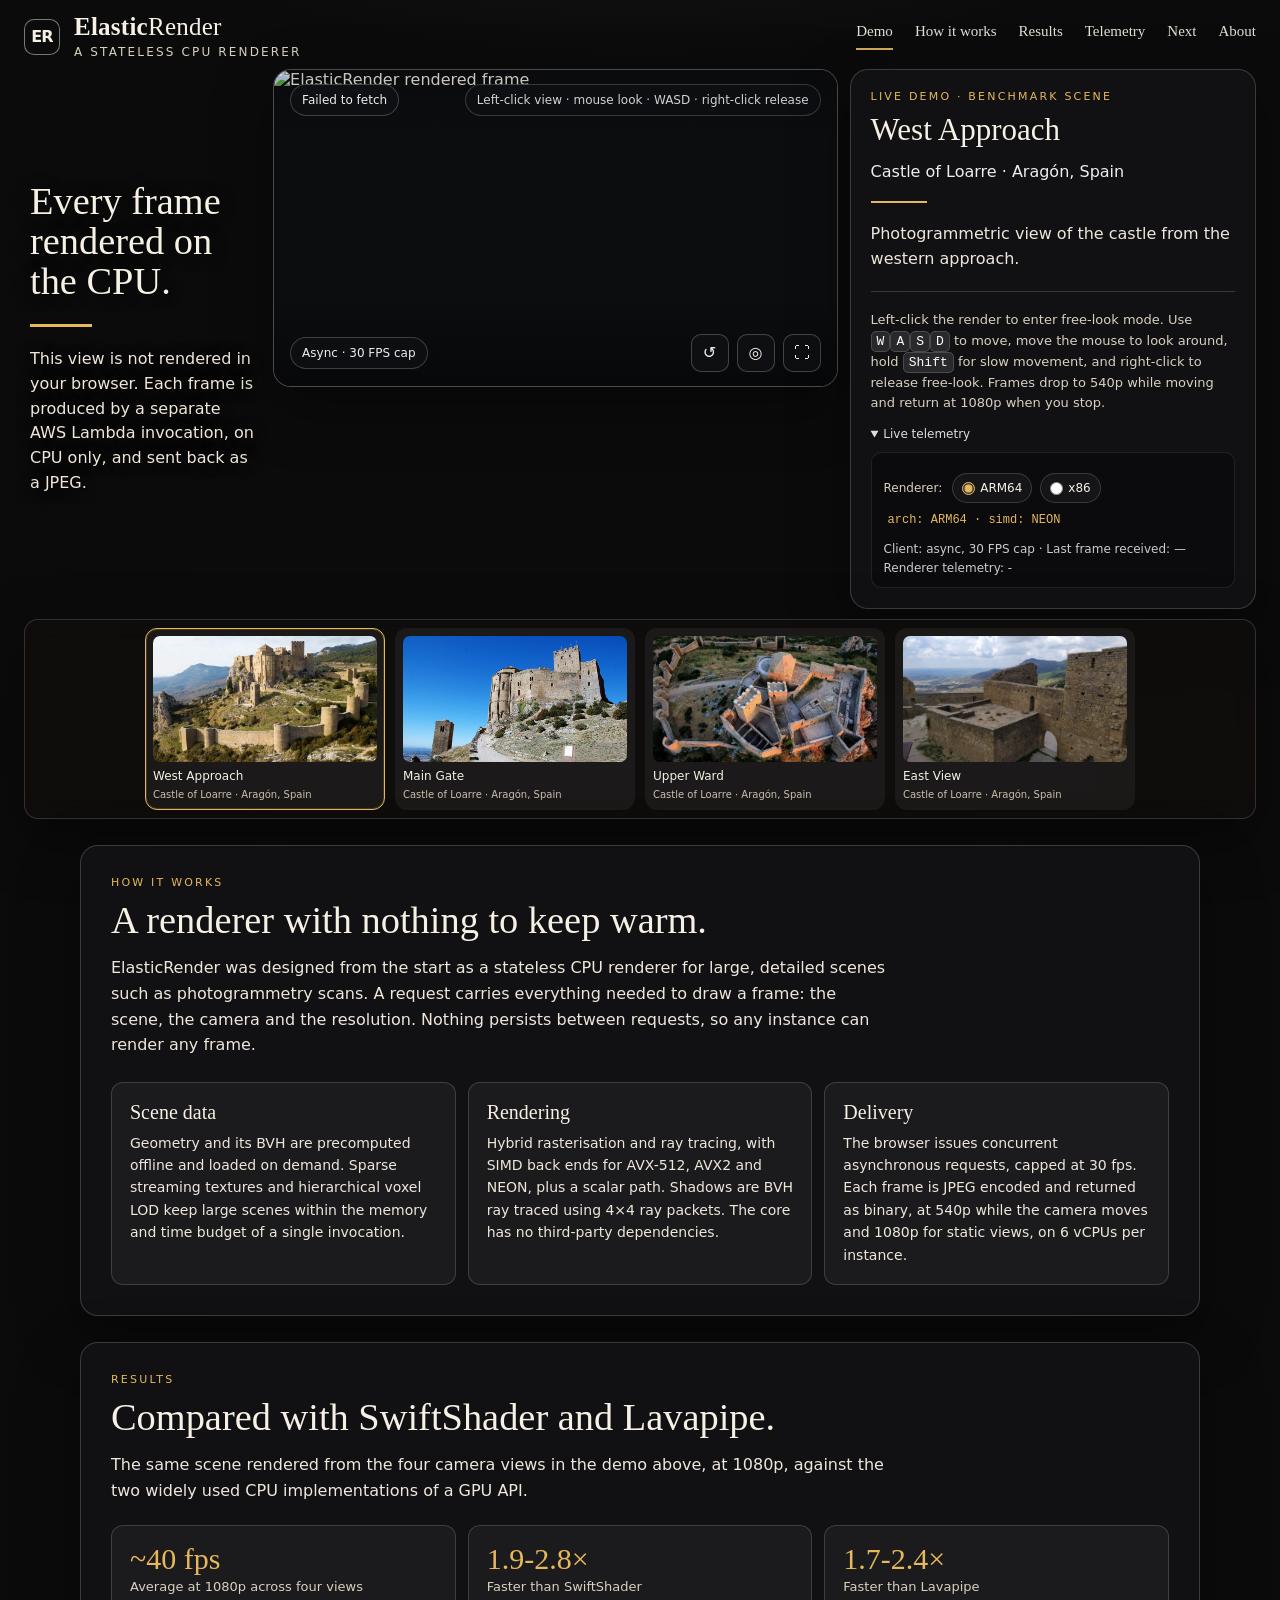
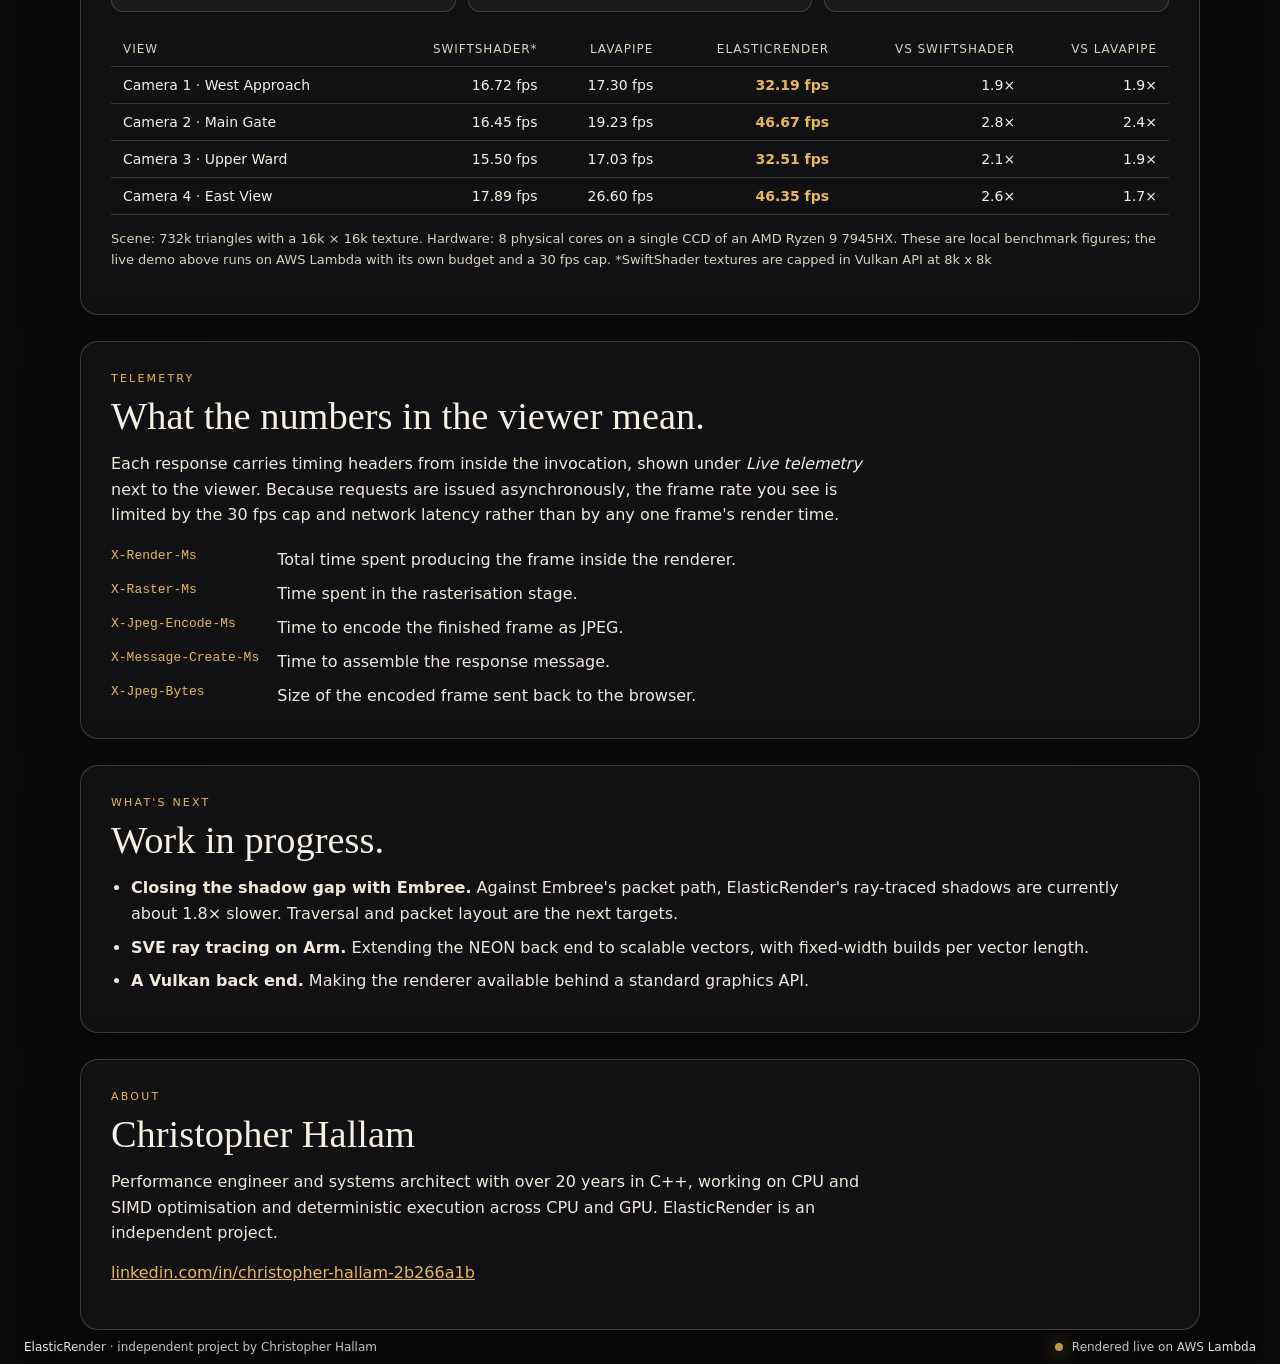
<file: elasticrender_showcase.html>
<!doctype html>
<html lang="en">
<head>
<meta charset="utf-8">
<meta name="viewport" content="width=device-width,initial-scale=1">
<title>ElasticRender · Live CPU Rendering</title>
<style>
  :root {
    --ink:#f6f0e5;
    --muted:#d9d0c0;
    --gold:#e6b85c;
    --panel:rgba(20,20,22,.78);
    --panel2:rgba(12,12,14,.70);
    --line:rgba(255,255,255,.16);
    --shadow:0 20px 60px rgba(0,0,0,.34);
  }
  * { box-sizing:border-box; }
  html,body { min-height:100%; margin:0; }
  html { background:#0b0b0c; }
  body {
    font-family:Inter,ui-sans-serif,system-ui,-apple-system,BlinkMacSystemFont,"Segoe UI",sans-serif;
    color:var(--ink);
    background:
      radial-gradient(1200px 600px at 50% -10%,rgba(230,184,92,.10),transparent 60%),
      #0b0b0c;
  }
  button,input { font:inherit; }
  button { color:inherit; }
  .page {
    min-height:100vh;
    height:auto;
    overflow:visible;
    padding:14px 24px 12px;
    display:grid;
    grid-template-rows:auto auto auto auto;
    gap:10px;
    background:
      linear-gradient(90deg,rgba(12,10,8,.32),transparent 24%,transparent 74%,rgba(12,10,8,.28));
  }
  header {
    display:flex;
    align-items:center;
    justify-content:space-between;
    gap:28px;
    min-width:0;
  }
  .hero-grid > * { min-width:0; }
  .brand {
    display:flex;
    align-items:center;
    gap:14px;
  }
  .brand-mark {
    width:36px;height:36px;border:1px solid rgba(255,255,255,.45);
    border-radius:10px;display:grid;place-items:center;background:rgba(15,15,17,.34);
    backdrop-filter:blur(12px);font-weight:700;letter-spacing:-.05em;
  }
  .brand-name {
    font-family:Georgia,"Times New Roman",serif;
    font-size:25px;line-height:1;letter-spacing:.01em;
  }
  .brand-name strong { font-weight:700; }
  .tagline { color:var(--muted);font-size:12px;letter-spacing:.18em;text-transform:uppercase;margin-top:6px; }
  nav { display:flex;gap:22px;font-family:Georgia,"Times New Roman",serif;font-size:15px; }
  nav a { color:var(--ink);text-decoration:none;opacity:.92; }
  nav a.active { border-bottom:2px solid var(--gold);padding-bottom:8px; }

  .hero-grid {
    display:grid;
    grid-template-columns:minmax(175px,.42fr) minmax(0,576px) minmax(265px,.72fr);
    gap:12px;
    align-items:start;
    min-height:0;
    height:auto;
  }
  .intro {
    align-self:center;
    padding:0 6px;
    text-shadow:0 2px 18px rgba(0,0,0,.4);
  }
  .intro h1 {
    font-family:Georgia,"Times New Roman",serif;
    font-weight:400;
    font-size:clamp(30px,3vw,50px);
    line-height:1.04;
    margin:0 0 22px;
  }
  .rule { width:62px;height:3px;background:var(--gold);margin:0 0 20px; }
  .intro p { max-width:300px;line-height:1.55;color:#f0e7da;margin:0; }

  .viewer-card {
    position:relative;
    width:min(576px, 100%);
    aspect-ratio:1/1;
    max-width:576px;
    max-height:576px;
    min-height:0;
    border-radius:18px;
    overflow:hidden;
    background:rgba(8,9,11,.88);
    border:1px solid rgba(255,255,255,.28);
    box-shadow:var(--shadow);
    backdrop-filter:blur(8px);
    cursor:crosshair;
    user-select:none;
  }
  #image {
    width:100%;
    height:100%;
    display:block;
    object-fit:contain;
    background:#0c0d0f;
  }
  .viewer-overlay {
    position:absolute;inset:0;pointer-events:none;
    display:flex;flex-direction:column;justify-content:space-between;
    background:linear-gradient(180deg,rgba(0,0,0,.20),transparent 22%,transparent 72%,rgba(0,0,0,.42));
  }
  .viewer-top,.viewer-bottom {
    display:flex;align-items:center;justify-content:space-between;gap:12px;
    padding:14px 16px;
  }
  .pill {
    padding:8px 11px;border-radius:999px;background:rgba(17,18,21,.68);
    border:1px solid rgba(255,255,255,.20);font-size:12px;color:#eee;
    backdrop-filter:blur(8px);
  }
  #status { white-space:nowrap;overflow:hidden;text-overflow:ellipsis;max-width:65%; }
  .interaction-hint { color:#eee;opacity:.88; }
  .viewer-actions { pointer-events:auto;display:flex;gap:8px; }
  .icon-btn {
    width:38px;height:38px;border:1px solid rgba(255,255,255,.22);
    background:rgba(17,18,21,.72);border-radius:10px;cursor:pointer;
  }
  .icon-btn:hover { background:rgba(35,36,39,.86); }
  .icon-btn.active { border-color:var(--gold);color:var(--gold);background:rgba(75,55,22,.78); }
  .mobile-pad { display:none; }

  .info-card {
    align-self:stretch;
    border-radius:18px;
    background:var(--panel);
    border:1px solid rgba(255,255,255,.18);
    box-shadow:var(--shadow);
    backdrop-filter:blur(16px);
    padding:20px 20px;
    display:flex;flex-direction:column;
    min-height:280px;
  }
  .eyebrow { color:var(--gold);font-size:11px;letter-spacing:.2em;text-transform:uppercase;margin-bottom:10px; }
  .info-card h2 {
    font-family:Georgia,"Times New Roman",serif;
    font-size:31px;font-weight:400;line-height:1.1;margin:0 0 13px;
  }
  .meta { color:#eee;line-height:1.55;margin-bottom:16px; }
  .info-card .rule { width:56px;height:2px;margin:0 0 18px; }
  .description { color:#efe7dc;line-height:1.58;margin:0 0 20px; }
  .controls {
    margin-top:auto;padding-top:18px;border-top:1px solid var(--line);
    color:var(--muted);font-size:13px;line-height:1.55;
  }
  .architecture-switch { display:flex;flex-wrap:wrap;align-items:center;gap:8px;margin:10px 0; }
  .architecture-switch > span { color:var(--muted);margin-right:2px; }
  .architecture-switch label {
    display:inline-flex;align-items:center;gap:5px;padding:5px 9px;border:1px solid var(--line);
    border-radius:999px;background:rgba(255,255,255,.045);cursor:pointer;color:var(--ink);
  }
  .architecture-switch input { accent-color:var(--gold);margin:0; }
  #architecture-telemetry {
    display:inline-block;margin-left:4px;white-space:nowrap;
    color:var(--gold);font-family:ui-monospace,SFMono-Regular,Menlo,Consolas,monospace;
  }
  #architecture-value { display:inline-block;width:5ch; }
  kbd {
    background:rgba(255,255,255,.10);border:1px solid rgba(255,255,255,.16);
    border-radius:5px;padding:2px 5px;color:#fff;
  }

  .carousel-wrap {
    border-radius:14px;background:rgba(17,14,12,.72);
    border:1px solid rgba(255,255,255,.15);
    box-shadow:var(--shadow);backdrop-filter:blur(12px);
    padding:8px;
  }
  .carousel {
    display:grid;
    grid-template-columns:repeat(10,minmax(105px,1fr));
    gap:10px;
    overflow-x:auto;
    scrollbar-width:thin;
  }
  .artifact {
    min-width:88px;border:1px solid transparent;background:rgba(255,255,255,.055);
    border-radius:12px;padding:7px;cursor:pointer;text-align:left;transition:.15s ease;
  }
  .artifact:hover { transform:translateY(-2px);background:rgba(255,255,255,.09); }
  .artifact.active { border-color:var(--gold);box-shadow:0 0 0 1px rgba(230,184,92,.18) inset; }
  .artifact img {
    width:100%;aspect-ratio:2/1;display:block;object-fit:cover;border-radius:7px;max-height:72px;
    background:#202124;margin-bottom:7px;
  }
  .artifact-title { display:block;font-size:12px;white-space:nowrap;overflow:hidden;text-overflow:ellipsis; }
  .artifact-scene { color:#cbbfae;font-size:10px;margin-top:2px; }

  .content-section {
    width:min(1120px,100%);
    margin:16px auto 0;
    padding:30px;
    border-radius:18px;
    background:var(--panel);
    border:1px solid rgba(255,255,255,.18);
    box-shadow:var(--shadow);
    backdrop-filter:blur(16px);
    scroll-margin-top:18px;
  }
  .section-heading { max-width:780px; }
  .section-heading h2 {
    font-family:Georgia,"Times New Roman",serif;
    font-size:clamp(26px,3vw,42px);font-weight:400;line-height:1.1;margin:0 0 14px;
  }
  .section-heading p { color:#efe7dc;line-height:1.6;margin:0 0 14px; }
  .technology-grid {
    display:grid;grid-template-columns:repeat(3,minmax(0,1fr));gap:12px;margin-top:24px;
  }
  .technology-grid article {
    padding:18px;border:1px solid var(--line);border-radius:12px;background:rgba(255,255,255,.045);
  }
  .technology-grid h3 { margin:0 0 8px;font-family:Georgia,"Times New Roman",serif;font-size:20px;font-weight:400; }
  .technology-grid p { color:var(--muted);line-height:1.55;margin:0;font-size:14px; }
  .contact-form { display:grid;gap:14px;max-width:620px;margin-top:22px; }
  .contact-form label { display:grid;gap:6px;color:var(--muted);font-size:13px; }
  .contact-form input,.contact-form textarea {
    width:100%;padding:11px 12px;border:1px solid rgba(255,255,255,.2);border-radius:8px;
    background:rgba(0,0,0,.2);color:var(--ink);resize:vertical;
  }
  .contact-form input:focus,.contact-form textarea:focus { outline:2px solid rgba(230,184,92,.7);outline-offset:1px; }
  .contact-form button {
    justify-self:start;padding:10px 18px;border:1px solid rgba(230,184,92,.65);border-radius:8px;
    background:rgba(75,55,22,.82);cursor:pointer;
  }
  .contact-form button:hover { background:rgba(100,72,25,.9); }

  footer {
    display:flex;justify-content:space-between;align-items:center;gap:20px;
    font-size:12px;color:#eee;text-shadow:0 1px 8px rgba(0,0,0,.65);
  }
  .powered { display:flex;align-items:center;gap:9px; }
  .lambda-dot { width:8px;height:8px;border-radius:50%;background:var(--gold);box-shadow:0 0 18px rgba(230,184,92,.9); }
  details {
    margin-top:12px;color:#ccc;font-size:12px;
  }
  details summary { cursor:pointer;color:#ddd; }
  .debug {
    margin-top:8px;padding:10px 12px;border-radius:10px;background:rgba(0,0,0,.28);
    border:1px solid rgba(255,255,255,.09);line-height:1.55;overflow:auto;
  }

  @media (max-width:1100px) {
    .page { padding:22px; }
    .hero-grid { grid-template-columns:minmax(0,1fr) minmax(260px,320px); }
    .intro { grid-column:1/-1;padding:0;display:flex;align-items:end;gap:25px; }
    .intro h1 { max-width:520px;margin-bottom:0; }
    .intro .intro-copy { max-width:360px; }
    .intro .rule { display:none; }
  }
  @media (max-width:780px) {
    .page {
      padding:10px;
      display:flex;
      flex-direction:column;
      align-items:stretch;
    }
    header { order:1; }
    nav { display:none; }
    .hero-grid { display:contents; }
    .intro { display:none; }
    .viewer-card {
      order:2;
      width:min(100%, calc(100vh - 190px), 576px);
      max-width:576px;
      min-height:0;
      justify-self:center;
    }
    .carousel-wrap { order:3; }
    .info-card { min-height:auto; }
    .info-card { order:4; }
    .content-section { order:6;margin-top:10px;padding:20px; }
    .technology-grid { grid-template-columns:1fr; }
    .interaction-hint { display:none; }
    .viewer-top,.viewer-bottom { padding:10px; }
    #frameMode { display:none; }
    .viewer-actions .icon-btn { width:42px;height:42px; }
    .mobile-pad {
      pointer-events:auto;
      display:grid;
      grid-template-columns:repeat(3,44px);
      grid-template-rows:repeat(2,44px);
      gap:5px;
      margin:0 10px 10px;
      align-self:flex-start;
    }
    .mobile-pad button {
      width:44px;height:44px;padding:0;border:1px solid rgba(255,255,255,.25);
      border-radius:10px;background:rgba(17,18,21,.78);color:#fff;font-size:18px;
      touch-action:none;
    }
    .mobile-pad button:active { background:rgba(75,55,22,.88);border-color:var(--gold); }
    .mobile-pad [data-key="KeyW"] { grid-column:2;grid-row:1; }
    .mobile-pad [data-key="KeyA"] { grid-column:1;grid-row:2; }
    .mobile-pad [data-key="KeyS"] { grid-column:2;grid-row:2; }
    .mobile-pad [data-key="KeyD"] { grid-column:3;grid-row:2; }
    .viewer-card { touch-action:none; }
    footer { order:7;flex-direction:column;align-items:flex-start; }
  }
  /* Photogrammetry viewer uses a 16:9 1920×1080 render target. */
  .hero-grid { grid-template-columns:minmax(175px,.42fr) minmax(0,1fr) minmax(265px,.72fr); }
  .viewer-card { width:100%; max-width:none; max-height:none; aspect-ratio:16/9; }
  @media (max-width:780px) {
    .hero-grid { display:contents; }
    .viewer-card { width:100%; max-width:576px; aspect-ratio:16/9; }
  }
</style>
<style>
  .carousel { grid-template-columns:repeat(4,minmax(105px,240px));justify-content:center; }
  .artifact img { aspect-ratio:16/9;max-height:none; }
  .page { max-width:2200px;margin:0 auto; }
  @media (min-width:781px) {
    .viewer-card { width:min(100%, calc((100vh - 250px) * 16 / 9));justify-self:center; }
  }
  .content-section p, .content-section li { color:#efe7dc;line-height:1.6; }
  .content-section ul { margin:0;padding-left:20px; }
  .content-section li { margin:0 0 8px; }
  .content-section code { font-family:ui-monospace,SFMono-Regular,Menlo,Consolas,monospace;font-size:13px;
    background:rgba(255,255,255,.08);border:1px solid rgba(255,255,255,.12);border-radius:5px;padding:1px 5px; }
  .content-section a { color:var(--gold); }
  .bench { width:100%;border-collapse:collapse;margin-top:20px;font-size:14px; }
  .bench th,.bench td { padding:10px 12px;border-bottom:1px solid var(--line);text-align:right;white-space:nowrap; }
  .bench th:first-child,.bench td:first-child { text-align:left; }
  .bench thead th { color:var(--muted);font-weight:500;font-size:12px;letter-spacing:.08em;text-transform:uppercase; }
  .bench td.er { color:var(--gold);font-weight:600; }
  .bench tfoot td { border-bottom:none;color:var(--muted); }
  .table-scroll { overflow-x:auto; }
  .note { color:var(--muted)!important;font-size:13px;margin-top:14px!important; }
  .stat-row { display:grid;grid-template-columns:repeat(3,minmax(0,1fr));gap:12px;margin-top:22px; }
  .stat { padding:16px 18px;border:1px solid var(--line);border-radius:12px;background:rgba(255,255,255,.045); }
  .stat b { display:block;font-family:Georgia,"Times New Roman",serif;font-weight:400;font-size:30px;color:var(--gold); }
  .stat span { color:var(--muted);font-size:13px; }
  dl.telemetry-list { display:grid;grid-template-columns:max-content 1fr;gap:10px 18px;margin:20px 0 0; }
  dl.telemetry-list dt { font-family:ui-monospace,SFMono-Regular,Menlo,Consolas,monospace;font-size:13px;color:var(--gold); }
  dl.telemetry-list dd { margin:0;color:#efe7dc;line-height:1.5; }
  @media (max-width:780px) {
    .stat-row { grid-template-columns:1fr; }
    dl.telemetry-list { grid-template-columns:1fr;gap:4px; }
    dl.telemetry-list dd { margin-bottom:10px; }
  }
</style>
</head>
<body>
<div class="page">
  <header>
    <div class="brand">
      <div class="brand-mark">ER</div>
      <div>
        <div class="brand-name"><strong>Elastic</strong>Render</div>
        <div class="tagline">A stateless CPU renderer</div>
      </div>
    </div>
    <nav aria-label="Primary">
      <a class="active" href="#collection">Demo</a>
      <a href="#how">How it works</a>
      <a href="#results">Results</a>
      <a href="#telemetry-explained">Telemetry</a>
      <a href="#next">Next</a>
      <a href="#about">About</a>
    </nav>
  </header>

  <main class="hero-grid" id="collection">
    <section class="intro">
      <div>
        <h1>Every frame rendered on the CPU.</h1>
        <div class="rule"></div>
      </div>
      <div class="intro-copy">
        <p>This view is not rendered in your browser. Each frame is produced by a separate AWS Lambda invocation, on CPU only, and sent back as a JPEG.</p>
      </div>
    </section>

    <section class="viewer-card" id="view" aria-label="Interactive rendered view">
      <img id="image" alt="ElasticRender rendered frame">
      <div class="viewer-overlay">
        <div class="viewer-top">
          <span class="pill" id="status">Scene 1 · - FPS</span>
          <span class="pill interaction-hint">Left-click view · mouse look · WASD · right-click release</span>
        </div>
        <div class="viewer-bottom">
          <span class="pill" id="frameMode">Async · 30 FPS cap</span>
          <div class="mobile-pad" aria-label="Mobile movement controls">
            <button type="button" data-key="KeyW" aria-label="Move forward">▲</button>
            <button type="button" data-key="KeyA" aria-label="Move left">◀</button>
            <button type="button" data-key="KeyS" aria-label="Move backward">▼</button>
            <button type="button" data-key="KeyD" aria-label="Move right">▶</button>
          </div>
          <div class="viewer-actions">
            <button class="icon-btn" id="resetView" title="Reset view" aria-label="Reset view">↺</button>
            <button class="icon-btn" id="orbitView" title="Orbit object" aria-label="Orbit object">◎</button>
            <button class="icon-btn" id="fullscreen" title="Fullscreen" aria-label="Fullscreen">⛶</button>
          </div>
        </div>
      </div>
    </section>

    <aside class="info-card">
      <div class="eyebrow">Live demo · benchmark scene</div>
      <h2 id="artifactName">Castle of Loarre</h2>
      <div class="meta" id="artifactMeta">Aragón, Spain</div>
      <div class="rule"></div>
      <p class="description" id="artifactDescription">
        Photogrammetry scan used for the benchmarks below.
      </p>
      <!-- TODO: add the photogrammetry scan's source and licence/credit here before publishing. -->
      <div class="controls">
        Left-click the render to enter free-look mode. Use
        <kbd>W</kbd><kbd>A</kbd><kbd>S</kbd><kbd>D</kbd> to move,
        move the mouse to look around, hold <kbd>Shift</kbd> for slow movement,
        and right-click to release free-look. Frames drop to 540p while moving and return at 1080p when you stop.
        <details open>
          <summary>Live telemetry</summary>
          <div class="debug">
            <div class="architecture-switch" role="group" aria-label="Renderer architecture">
              <span>Renderer:</span>
              <label><input type="radio" name="architecture" value="arm" checked> ARM64</label>
              <label><input type="radio" name="architecture" value="x86"> x86</label>
              <span id="architecture-telemetry" aria-live="polite">arch: <span id="architecture-value">ARM64</span> · simd: <span id="simd-value">NEON</span></span>
            </div>
            <div id="telemetry">Client: async, 30 FPS cap · Last frame received: -</div>
            <div id="render-telemetry">Renderer telemetry: -</div>
          </div>
        </details>
      </div>
    </aside>
  </main>

  <section class="carousel-wrap" aria-label="Camera selection">
    <div class="carousel" id="carousel"></div>
  </section>

  <section class="content-section" id="how">
    <div class="section-heading">
      <div class="eyebrow">How it works</div>
      <h2>A renderer with nothing to keep warm.</h2>
      <p>ElasticRender was designed from the start as a stateless CPU renderer for large, detailed scenes such as photogrammetry scans. A request carries everything needed to draw a frame: the scene, the camera and the resolution. Nothing persists between requests, so any instance can render any frame.</p>
    </div>
    <div class="technology-grid">
      <article>
        <h3>Scene data</h3>
        <p>Geometry and its BVH are precomputed offline and loaded on demand. Sparse streaming textures and hierarchical voxel LOD keep large scenes within the memory and time budget of a single invocation.</p>
      </article>
      <article>
        <h3>Rendering</h3>
        <p>Hybrid rasterisation and ray tracing, with SIMD back ends for AVX-512, AVX2 and NEON, plus a scalar path. Shadows are BVH ray traced using 4×4 ray packets. The core has no third-party dependencies.</p>
      </article>
      <article>
        <h3>Delivery</h3>
        <p>The browser issues concurrent asynchronous requests, capped at 30 fps. Each frame is JPEG encoded and returned as binary, at 540p while the camera moves and 1080p for static views, on 6 vCPUs per instance.</p>
      </article>
    </div>
  </section>

  <section class="content-section" id="results">
    <div class="section-heading">
      <div class="eyebrow">Results</div>
      <h2>Compared with SwiftShader and Lavapipe.</h2>
      <p>The same scene rendered from the four camera views in the demo above, at 1080p, against the two widely used CPU implementations of a GPU API.</p>
    </div>
    <div class="stat-row">
      <div class="stat"><b>~40 fps</b><span>Average at 1080p across four views</span></div>
      <div class="stat"><b>1.9-2.8×</b><span>Faster than SwiftShader</span></div>
      <div class="stat"><b>1.7-2.4×</b><span>Faster than Lavapipe</span></div>
    </div>
    <div class="table-scroll">
      <table class="bench">
        <thead>
          <tr><th>View</th><th>SwiftShader*</th><th>Lavapipe</th><th>ElasticRender</th><th>vs SwiftShader</th><th>vs Lavapipe</th></tr>
        </thead>
        <tbody>
          <tr><td>Camera 1 · West Approach</td><td>16.72 fps</td><td>17.30 fps</td><td class="er">32.19 fps</td><td>1.9×</td><td>1.9×</td></tr>
          <tr><td>Camera 2 · Main Gate</td><td>16.45 fps</td><td>19.23 fps</td><td class="er">46.67 fps</td><td>2.8×</td><td>2.4×</td></tr>
          <tr><td>Camera 3 · Upper Ward</td><td>15.50 fps</td><td>17.03 fps</td><td class="er">32.51 fps</td><td>2.1×</td><td>1.9×</td></tr>
          <tr><td>Camera 4 · East View</td><td>17.89 fps</td><td>26.60 fps</td><td class="er">46.35 fps</td><td>2.6×</td><td>1.7×</td></tr>
        </tbody>
      </table>
    </div>
    <p class="note">Scene: 732k triangles with a 16k × 16k texture. Hardware: 8 physical cores on a single CCD of an AMD Ryzen 9 7945HX. These are local benchmark figures; the live demo above runs on AWS Lambda with its own budget and a 30 fps cap. *SwiftShader textures are capped in Vulkan API at 8k x 8k </p>
  </section>

  <section class="content-section" id="telemetry-explained">
    <div class="section-heading">
      <div class="eyebrow">Telemetry</div>
      <h2>What the numbers in the viewer mean.</h2>
      <p>Each response carries timing headers from inside the invocation, shown under <em>Live telemetry</em> next to the viewer. Because requests are issued asynchronously, the frame rate you see is limited by the 30 fps cap and network latency rather than by any one frame's render time.</p>
    </div>
    <dl class="telemetry-list">
      <dt>X-Render-Ms</dt><dd>Total time spent producing the frame inside the renderer.</dd>
      <dt>X-Raster-Ms</dt><dd>Time spent in the rasterisation stage.</dd>
      <dt>X-Jpeg-Encode-Ms</dt><dd>Time to encode the finished frame as JPEG.</dd>
      <dt>X-Message-Create-Ms</dt><dd>Time to assemble the response message.</dd>
      <dt>X-Jpeg-Bytes</dt><dd>Size of the encoded frame sent back to the browser.</dd>
    </dl>
  </section>

  <section class="content-section" id="next">
    <div class="section-heading">
      <div class="eyebrow">What's next</div>
      <h2>Work in progress.</h2>
    </div>
    <ul>
      <li><strong>Closing the shadow gap with Embree.</strong> Against Embree's packet path, ElasticRender's ray-traced shadows are currently about 1.8× slower. Traversal and packet layout are the next targets.</li>
      <li><strong>SVE ray tracing on Arm.</strong> Extending the NEON back end to scalable vectors, with fixed-width builds per vector length.</li>
      <li><strong>A Vulkan back end.</strong> Making the renderer available behind a standard graphics API.</li>
    </ul>
  </section>

  <section class="content-section" id="about">
    <div class="section-heading">
      <div class="eyebrow">About</div>
      <h2>Christopher Hallam</h2>
      <p>Performance engineer and systems architect with over 20 years in C++, working on CPU and SIMD optimisation and deterministic execution across CPU and GPU. ElasticRender is an independent project.</p>
      <p><a href="https://www.linkedin.com/in/christopher-hallam-2b266a1b" target="_blank" rel="noopener">linkedin.com/in/christopher-hallam-2b266a1b</a></p>
    </div>
  </section>

  <footer>
    <span>ElasticRender · independent project by Christopher Hallam</span>
    <span class="powered"><span class="lambda-dot"></span>Rendered live on AWS Lambda</span>
  </footer>
</div>

<script>

// Existing Lambda Function URL from the supplied demo.
const localMode = new URLSearchParams(location.search).get('local') === '1' ||
  location.hostname === 'localhost' || location.hostname === '127.0.0.1';
const queryEndpoint = new URLSearchParams(location.search).get('endpoint');
const localEndpoint = `${location.protocol}//${location.hostname}:8080/`;
const armLambdaUrl = queryEndpoint || (localMode
  ? localEndpoint
  : 'https://2l6ziozoccic3lmfd7wuqg2xia0nkqah.lambda-url.eu-west-2.on.aws/');
const x86LambdaUrl = localMode
  ? localEndpoint
  : 'https://auwuxhld2jfp3e5ij2f2k6uulu0wcxxc.lambda-url.eu-west-2.on.aws/';
let selectedArchitecture = 'arm';
function activeLambdaUrl() {
  return selectedArchitecture === 'x86' ? x86LambdaUrl : armLambdaUrl;
}
console.info('ElasticRender endpoint:', activeLambdaUrl());
const ASYNC_FPS = 30;
const MOVE_SPEED = 1;
const RENDER_WIDTH = 1920;
const RENDER_HEIGHT = 1080;
const MOTION_WIDTH = 960;
const MOTION_HEIGHT = 540;
const RENDER_ASPECT = RENDER_WIDTH / RENDER_HEIGHT;

// Photographic viewpoints for the Castle of Loarre photogrammetry scene.
const artifacts = [
  {sceneIndex:0,camera:'camera1',title:'West Approach',meta:'Castle of Loarre · Aragón, Spain',description:'Photogrammetric view of the castle from the western approach.'},
  {sceneIndex:0,camera:'camera2',title:'Main Gate',meta:'Castle of Loarre · Aragón, Spain',description:'Photogrammetric view facing the main gate.'},
  {sceneIndex:0,camera:'camera3',title:'Upper Ward',meta:'Castle of Loarre · Aragón, Spain',description:'Photogrammetric view of the upper ward and inner fortifications.'},
  {sceneIndex:0,camera:'camera4',title:'East View',meta:'Castle of Loarre · Aragón, Spain',description:'Photogrammetric view from the eastern approach.'}
];

const cameras = {
  camera1:[.974174,0,-.014282,-.055994,-.004531,1.704247,-.309066,-.067883,0,0,0,.01,-.014424,-.178459,-.983842,.563640],
  camera2:[.650398,0,-.725397,.040743,.161630,1.718393,.144919,-.236218,0,0,0,.01,-.738677,.125334,-.662305,.315036],
  camera3:[-.698965,0,-.678724,.062357,-1.152657,.512186,1.187032,-.085197,0,0,0,.01,-.206005,-.955277,.212149,.460692],
  camera4:[.924031,0,-.308846,-.045320,-.189948,1.625100,-.568304,-.306057,0,0,0,.01,-.297425,-.345953,-.889862,.112355]
};

const statusEl = document.getElementById('status');
const frameModeEl = document.getElementById('frameMode');
const telemetryEl = document.getElementById('telemetry');
const renderTelemetryEl = document.getElementById('render-telemetry');
const architectureValueEl = document.getElementById('architecture-value');
const simdValueEl = document.getElementById('simd-value');
const image = document.getElementById('image');
const view = document.getElementById('view');
const carousel = document.getElementById('carousel');
const artifactName = document.getElementById('artifactName');
const artifactMeta = document.getElementById('artifactMeta');
const artifactDescription = document.getElementById('artifactDescription');

let sceneIndex = 1;
let active = false;
let mobileMoving = false;
let touchLookId = null;
let touchLookX = 0;
let touchLookY = 0;
let keys = new Set();
let position = [0,0,1];
let yaw = -Math.PI/2;
let pitch = 0;
let orbiting = false;
let orbitAngle = 0;
const orbitRadius = 1;
let lastMove = performance.now();
let lastImageUrl = null;
let requestId = 0;
let displayedId = 0;
let motionQueued = false;
let wasMoving = false;
const receivedFrames = [];
let lastFrameReceivedAt = 0;

const dot=(a,b)=>a[0]*b[0]+a[1]*b[1]+a[2]*b[2];
const cross=(a,b)=>[a[1]*b[2]-a[2]*b[1],a[2]*b[0]-a[0]*b[2],a[0]*b[1]-a[1]*b[0]];
const norm=a=>{const n=Math.hypot(...a);return a.map(x=>x/n)};

function matrix() {
  const aspect=RENDER_ASPECT, fy=1/Math.tan(Math.PI/6), fx=fy/aspect;
  const f=norm([Math.cos(pitch)*Math.cos(yaw),Math.sin(pitch),Math.cos(pitch)*Math.sin(yaw)]);
  const r=norm(cross(f,[0,1,0])), u=cross(r,f);
  const v=[
    r[0],r[1],r[2],-dot(r,position),
    u[0],u[1],u[2],-dot(u,position),
    -f[0],-f[1],-f[2],dot(f,position),
    0,0,0,1
  ];
  return [
    fx*v[0],fx*v[1],fx*v[2],fx*v[3],
    fy*v[4],fy*v[5],fy*v[6],fy*v[7],
    0,0,0,.01,
    -v[8],-v[9],-v[10],-v[11]
  ];
}

function worldTransform() {
  const c=Math.cos(orbitAngle), s=Math.sin(orbitAngle);
  return [
    c,0,s,0,
    0,1,0,0,
    -s,0,c,0,
    0,0,0,1
  ];
}

function applyCameraMatrix(cameraMatrix) {
  const aspect=RENDER_ASPECT,fy=1/Math.tan(Math.PI/6),fx=fy/aspect;
  const right=cameraMatrix.slice(0,3).map(x=>x/fx);
  const up=cameraMatrix.slice(4,7).map(x=>x/fy);
  const back=cameraMatrix.slice(12,15).map(x=>-x);
  const translation=[cameraMatrix[3]/fx,cameraMatrix[7]/fy,-cameraMatrix[15]];
  position=[0,1,2].map(i=>-right[i]*translation[0]-up[i]*translation[1]-back[i]*translation[2]);
  const forward=back.map(x=>-x);
  yaw=Math.atan2(forward[2],forward[0]);
  pitch=Math.asin(Math.max(-1,Math.min(1,forward[1])));
}

function recordFrameReceived() {
  const now=performance.now();
  // Do not average an idle period into the active rendering cadence.
  if(lastFrameReceivedAt && now-lastFrameReceivedAt>500) receivedFrames.length=0;
  receivedFrames.push(now);
  lastFrameReceivedAt=now;
  if(receivedFrames.length>10) receivedFrames.shift();
}

function updateTelemetry() {
  if(!receivedFrames.length) {
    telemetryEl.textContent='Client: async, 30 FPS cap · Last frame received: —';
    return;
  }
  const now=performance.now(), last=receivedFrames.at(-1);
  const age=((now-last)/1000).toFixed(2);
  let average='—';
  let interval='—';
  let fps='—';
  if(receivedFrames.length>1)
    average=`${Math.round((last-receivedFrames[0])/(receivedFrames.length-1))} ms`;
  if(receivedFrames.length>1) {
    const delta=last-receivedFrames[receivedFrames.length-2];
    interval=`${Math.round(delta)} ms`;
    fps=`${(1000/delta).toFixed(1)}`;
  }
  telemetryEl.textContent=`Client: async, 30 FPS cap · Last frame received: ${age} s ago · Current interval: ${interval} (${fps} FPS) · ${receivedFrames.length}-frame receive average: ${average}`;
}
setInterval(updateTelemetry,100);

function updateRenderTelemetry(headers) {
  const value=name=>headers.get(name);
  const render=value('X-Render-Ms'),
        raster=value('X-Raster-Ms'),
        jpeg=value('X-Jpeg-Encode-Ms'),
        message=value('X-Message-Create-Ms'),
        bytes=value('X-Jpeg-Bytes');
  if(!render) return;
  renderTelemetryEl.textContent =
    `Renderer: ${render} ms (raster ${raster} ms) · JPEG ${jpeg} ms · Message ${message} ms · ${bytes} bytes`;
}

async function issueRender(cameraMatrix,width=RENDER_WIDTH,height=RENDER_HEIGHT) {
  const id=++requestId;
  try {
    const response=await fetch(activeLambdaUrl(),{
      method:'POST',
      headers:{'Content-Type':'application/json'},
      body:JSON.stringify({sceneIndex,resolution:[width,height],worldTransform:worldTransform(),viewProjection:cameraMatrix})
    });
    if(!response.ok) throw Error(`HTTP ${response.status}: ${await response.text()}`);
    const headers=response.headers;
    if(!(headers.get('Content-Type')||'').includes('image/jpeg'))
      throw Error('Backend did not return binary JPEG');
    const jpeg=await response.blob();
    updateRenderTelemetry(headers);
    recordFrameReceived();
    if(id>=displayedId) {
      const nextImageUrl=URL.createObjectURL(jpeg);
      const decodedImage=new Image();
      decodedImage.src=nextImageUrl;
      try {
        await decodedImage.decode();
      } catch(error) {
        URL.revokeObjectURL(nextImageUrl);
        throw error;
      }
      // A newer request may have decoded while this one was waiting. Keep
      // the currently displayed image until the newest usable frame is ready.
      if(id<displayedId) {
        URL.revokeObjectURL(nextImageUrl);
        return;
      }
      displayedId=id;
      const previousImageUrl=lastImageUrl;
      lastImageUrl=nextImageUrl;
      image.src=nextImageUrl;
      if(previousImageUrl) URL.revokeObjectURL(previousImageUrl);
      let frameTiming='— FPS';
      if(receivedFrames.length>1) {
        const averageInterval=(receivedFrames.at(-1)-receivedFrames[0])/(receivedFrames.length-1);
        frameTiming=`${(1000/averageInterval).toFixed(1)} FPS`;
      }
      statusEl.textContent=`Scene ${sceneIndex} · ${frameTiming}`;
      frameModeEl.textContent=`${width}×${height} · Async · ${ASYNC_FPS} FPS cap`;
    }
  } catch(error) {
    statusEl.textContent=error.message;
  }
}

document.querySelectorAll('input[name="architecture"]').forEach(input=>{
  input.addEventListener('change',()=>{
    if(!input.checked) return;
    selectedArchitecture=input.value;
    architectureValueEl.textContent=selectedArchitecture==='arm'?'ARM64':'X64';
    simdValueEl.textContent=selectedArchitecture==='arm'?'NEON':'AVX2';
    console.info('ElasticRender endpoint:', activeLambdaUrl());
    receivedFrames.length=0;
    lastFrameReceivedAt=0;
    motionQueued=true;
    issueRender(matrix());
  });
});

function noteMovement() {
  motionQueued=true;
}

function isMoving() {
  return (active || mobileMoving) && [...keys].some(key=>
    key==='KeyW' || key==='KeyA' || key==='KeyS' || key==='KeyD');
}

function asyncTick() {
  const moving=isMoving() || motionQueued;
  if(moving) {
    motionQueued=false;
    issueRender(matrix(),MOTION_WIDTH,MOTION_HEIGHT);
  } else if(wasMoving) {
    issueRender(matrix(),RENDER_WIDTH,RENDER_HEIGHT);
  }
  wasMoving=moving;
  setTimeout(asyncTick,1000/ASYNC_FPS);
}
asyncTick();

function tick(now) {
  const dt=Math.min(.05,(now-lastMove)/1000);
  lastMove=now;
  if(orbiting) {
    orbitAngle=(orbitAngle+dt*0.8)%(Math.PI*2);
    motionQueued=true;
  }
  if(isMoving()) {
    const f=norm([Math.cos(pitch)*Math.cos(yaw),Math.sin(pitch),Math.cos(pitch)*Math.sin(yaw)]);
    const r=norm(cross(f,[0,1,0]));
    const speed=MOVE_SPEED*(keys.has('ShiftLeft')||keys.has('ShiftRight')?.1:1);
    if(keys.has('KeyW')) position=position.map((x,i)=>x+f[i]*speed*dt);
    if(keys.has('KeyS')) position=position.map((x,i)=>x-f[i]*speed*dt);
    if(keys.has('KeyD')) position=position.map((x,i)=>x+r[i]*speed*dt);
    if(keys.has('KeyA')) position=position.map((x,i)=>x-r[i]*speed*dt);
  }
  requestAnimationFrame(tick);
}
requestAnimationFrame(tick);

function placeholderThumb(index) {
  const hue = 24 + index*17;
  const svg = `
  <svg xmlns="http://www.w3.org/2000/svg" viewBox="0 0 400 300">
    <defs>
      <linearGradient id="g" x1="0" y1="0" x2="1" y2="1">
        <stop offset="0" stop-color="hsl(${hue} 22% 28%)"/>
        <stop offset="1" stop-color="hsl(${hue+28} 16% 10%)"/>
      </linearGradient>
    </defs>
    <rect width="400" height="300" fill="url(#g)"/>
    <circle cx="200" cy="118" r="${42+(index%3)*10}" fill="rgba(238,226,205,.72)"/>
    <rect x="145" y="164" width="110" height="70" rx="14" fill="rgba(238,226,205,.62)"/>
    <text x="200" y="272" text-anchor="middle" font-family="Arial" font-size="27" fill="#fff">MODEL ${index}</text>
  </svg>`;
  return 'data:image/svg+xml;charset=utf-8,' + encodeURIComponent(svg);
}

function selectArtifact(index) {
  const artifact=artifacts[index];
  sceneIndex=artifact.sceneIndex;
  orbiting=false;
  document.getElementById('orbitView').classList.remove('active');
  orbitAngle=0;
  position=[0,0,1];
  yaw=-Math.PI/2;
  pitch=0;
  artifactName.textContent=artifact.title;
  artifactMeta.textContent=artifact.meta;
  artifactDescription.textContent=artifact.description;
  document.querySelectorAll('.artifact').forEach((el,i)=>el.classList.toggle('active',i===index));
  applyCameraMatrix(cameras[artifact.camera]);
  issueRender(cameras[artifact.camera]);
}

artifacts.forEach((artifact,i)=>{
  const button=document.createElement('button');
  button.className='artifact'+(i===0?' active':'');
  button.type='button';
  button.innerHTML=`
    <img src="assets/${artifact.camera}.jpg" alt="${artifact.title}">
    <span class="artifact-title">${artifact.title}</span>
    <span class="artifact-scene">${artifact.meta}</span>`;
  button.addEventListener('click',()=>selectArtifact(i));
  carousel.append(button);
});

// Start one unit in front of the origin-centered artifact, matching scenes 1001–1010.
position=[0,0,1];
yaw=-Math.PI/2;
pitch=0;

view.addEventListener('mousedown',event=>{
  if(event.target.closest('button')) return;
  if(event.button===2){
    event.preventDefault();
    if(document.pointerLockElement===view) document.exitPointerLock();
    return;
  }
  if(event.button===0){
    view.requestPointerLock();
  }
});
view.addEventListener('contextmenu',event=>{
  event.preventDefault();
  if(document.pointerLockElement===view){
    document.exitPointerLock();
  }
});
view.addEventListener('touchstart',event=>{
  if(event.target.closest('button') || touchLookId!==null) return;
  const touch=event.changedTouches[0];
  if(!touch) return;
  event.preventDefault();
  touchLookId=touch.identifier;
  touchLookX=touch.clientX;
  touchLookY=touch.clientY;
  active=true;
  statusEl.textContent=`Scene ${sceneIndex} · touch look active`;
  noteMovement();
},{passive:false});
view.addEventListener('touchmove',event=>{
  if(touchLookId===null) return;
  const touch=[...event.changedTouches].find(item=>item.identifier===touchLookId);
  if(!touch) return;
  event.preventDefault();
  yaw+=(touch.clientX-touchLookX)*.004;
  pitch=Math.max(-1.54,Math.min(1.54,pitch-(touch.clientY-touchLookY)*.004));
  touchLookX=touch.clientX;
  touchLookY=touch.clientY;
  noteMovement();
},{passive:false});
function endTouchLook(event){
  if(touchLookId===null) return;
  const ended=[...event.changedTouches].some(item=>item.identifier===touchLookId);
  if(!ended) return;
  touchLookId=null;
  active=false;
  statusEl.textContent=`Scene ${sceneIndex} · touch look released`;
}
view.addEventListener('touchend',endTouchLook,{passive:false});
view.addEventListener('touchcancel',endTouchLook,{passive:false});
document.addEventListener('pointerlockchange',()=>{
  active=document.pointerLockElement===view;
  statusEl.textContent=active?`Scene ${sceneIndex} · free look active`:`Scene ${sceneIndex} · free look released`;
  if(active) noteMovement();
});

document.addEventListener('contextmenu',event=>{
  if(active && view.contains(event.target)) event.preventDefault();
});
document.addEventListener('mousemove',event=>{
  if(!active) return;
  yaw+=event.movementX*.002;
  pitch=Math.max(-1.54,Math.min(1.54,pitch-event.movementY*.002));
  noteMovement();
});
document.addEventListener('keydown',event=>{
  if(active) {
    keys.add(event.code);
    if(event.code==='KeyW' || event.code==='KeyA' || event.code==='KeyS' || event.code==='KeyD')
      noteMovement();
    event.preventDefault();
  }
});
document.addEventListener('keyup',event=>keys.delete(event.code));

document.querySelectorAll('.mobile-pad button').forEach(button=>{
  const key=button.dataset.key;
  const press=event=>{
    event.preventDefault();
    mobileMoving=true;
    keys.add(key);
    noteMovement();
    button.setPointerCapture?.(event.pointerId);
  };
  const release=event=>{
    event.preventDefault();
    keys.delete(key);
    mobileMoving=[...keys].some(item=>item.startsWith('Key'));
  };
  button.addEventListener('pointerdown',press);
  button.addEventListener('pointerup',release);
  button.addEventListener('pointercancel',release);
  button.addEventListener('pointerleave',event=>{ if(event.buttons===0) release(event); });
});

document.getElementById('resetView').addEventListener('click',event=>{
  event.stopPropagation();
  orbiting=false;
  document.getElementById('orbitView').classList.remove('active');
  orbitAngle=0;
  position=[0,0,1];
  yaw=-Math.PI/2;
  pitch=0;
  issueRender(matrix());
});
document.getElementById('orbitView').addEventListener('click',event=>{
  event.stopPropagation();
  orbiting=!orbiting;
  document.getElementById('orbitView').classList.toggle('active',orbiting);
  if(orbiting) {
    statusEl.textContent=`Scene ${sceneIndex} · orbiting`;
  } else {
    statusEl.textContent=`Scene ${sceneIndex} · orbit stopped`;
  }
  motionQueued=true;
});
document.getElementById('fullscreen').addEventListener('click',event=>{
  event.stopPropagation();
  if(!document.fullscreenElement) view.requestFullscreen?.();
  else document.exitFullscreen?.();
});

// Initial scene render and catalogue selection.
selectArtifact(0);

</script>
</body>
</html>
</file>
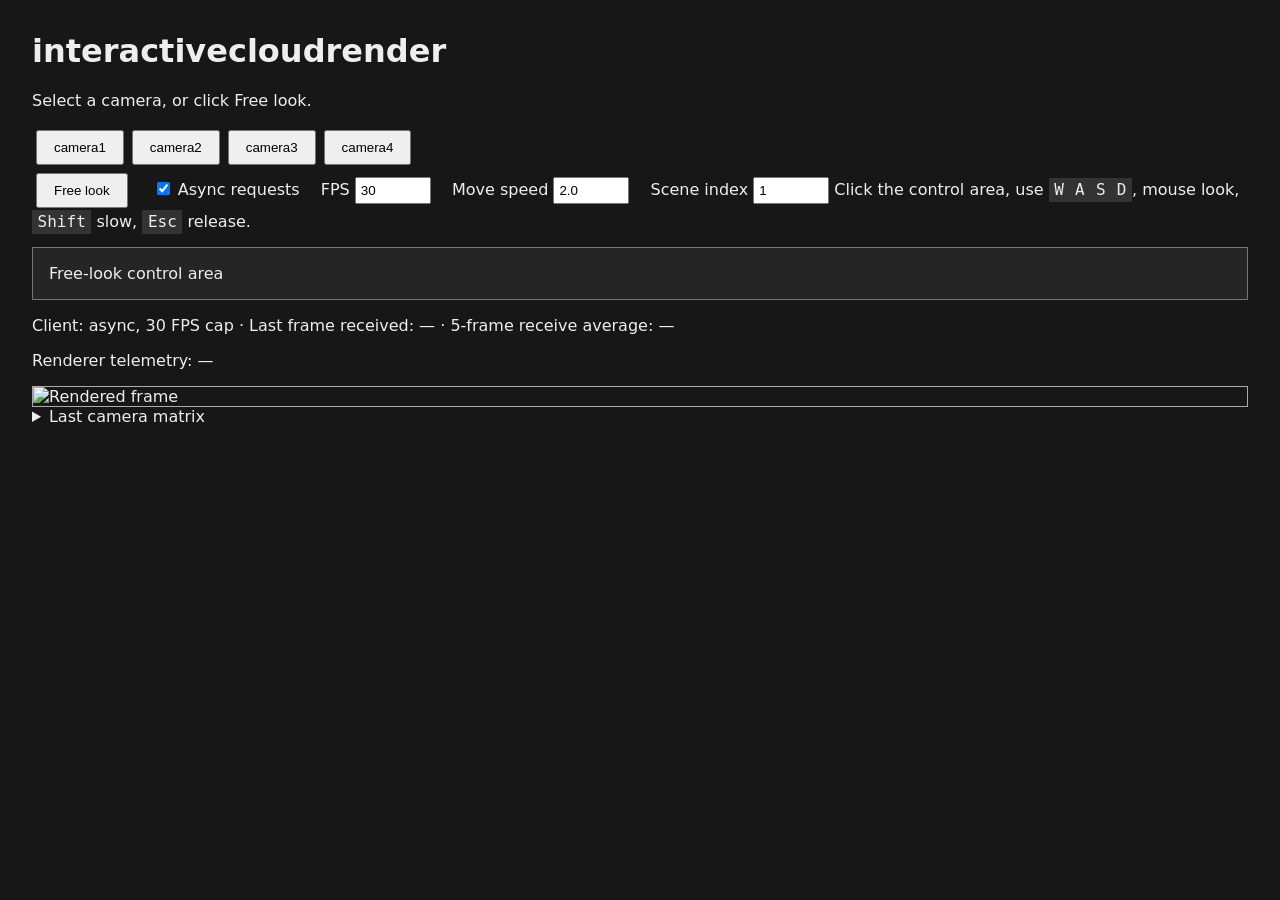
<file: interactivecloudrender_lambda_url.html>
<!doctype html>
<html lang="en">
<head>
<meta charset="utf-8">
<meta name="viewport" content="width=device-width,initial-scale=1">
<title>interactivecloudrender Lambda test</title>
<style>
body{font:16px system-ui;margin:2rem;background:#171717;color:#eee}button{margin:.25rem;padding:.5rem 1rem}label{margin-left:1rem}input[type=number]{width:4rem;padding:.25rem}img{display:block;margin-top:1rem;max-width:100%;border:1px solid #aaa}#view{margin-top:1rem;padding:1rem;border:1px solid #777;background:#252525;cursor:crosshair;user-select:none}kbd{background:#333;padding:.15rem .35rem}
</style>
</head>
<body>
<h1>interactivecloudrender</h1>
<p id="status">Select a camera, or click Free look.</p>
<div id="cameras"></div>
<button id="freelook">Free look</button>
<label><input id="async" type="checkbox" checked> Async requests</label>
<label>FPS <input id="async-fps" type="number" min="1" max="120" step="1" value="30" size="3"></label>
<label>Move speed <input id="move-speed" type="number" min="0.01" max="10" step="0.01" value="2.0" size="4"></label>
<label>Scene index <input id="scene-index" type="number" min="0" step="1" value="1" aria-label="Scene index"></label>
<span> Click the control area, use <kbd>W</kbd><kbd>A</kbd><kbd>S</kbd><kbd>D</kbd>, mouse look, <kbd>Shift</kbd> slow, <kbd>Esc</kbd> release.</span>
<div id="view">Free-look control area</div>
<p id="telemetry">Last frame received: — · 5-frame receive average: —</p>
<p id="render-telemetry">Renderer telemetry: —</p>
<img id="image" alt="Rendered frame">
<details><summary>Last camera matrix</summary><textarea id="camera-matrix" readonly rows="4" cols="100"></textarea></details>
<script>
// The Lambda Function URL must allow this page's origin through its CORS settings.
const lambdaUrl = 'https://k42ls7hhrcfc7lnlftzbdejzui0odfry.lambda-url.eu-west-2.on.aws/';
const cameras = {
  camera1:[.974174,0,-.014282,-.055994,-.004531,1.704247,-.309066,-.067883,0,0,0,.01,-.014424,-.178459,-.983842,.563640],
  camera2:[.650398,0,-.725397,.040743,.161630,1.718393,.144919,-.236218,0,0,0,.01,-.738677,.125334,-.662305,.315036],
  camera3:[-.698965,0,-.678724,.062357,-1.152657,.512186,1.187032,-.085197,0,0,0,.01,-.206005,-.955277,.212149,.460692],
  camera4:[.924031,0,-.308846,-.045320,-.189948,1.625100,-.568304,-.306057,0,0,0,.01,-.297425,-.345953,-.889862,.112355]
};
const statusEl=document.getElementById('status'), telemetryEl=document.getElementById('telemetry'), renderTelemetryEl=document.getElementById('render-telemetry'), image=document.getElementById('image'), view=document.getElementById('view'), asyncBox=document.getElementById('async'), asyncFpsInput=document.getElementById('async-fps'), moveSpeedInput=document.getElementById('move-speed'), sceneIndexInput=document.getElementById('scene-index'), cameraMatrixOutput=document.getElementById('camera-matrix');
let serialInFlight=false, serialPending=false, active=false, keys=new Set(), position=[0,1.5,3], yaw=-Math.PI/2, pitch=-.12, lastMove=performance.now(), lastImageUrl=null, requestId=0, displayedId=0;
let motionQueued=false, settlingFrames=0;
const receivedFrames=[];
const dot=(a,b)=>a[0]*b[0]+a[1]*b[1]+a[2]*b[2], cross=(a,b)=>[a[1]*b[2]-a[2]*b[1],a[2]*b[0]-a[0]*b[2],a[0]*b[1]-a[1]*b[0]], norm=a=>{const n=Math.hypot(...a);return a.map(x=>x/n)};
function matrix(){const aspect=16/9,fy=1/Math.tan(Math.PI/6),fx=fy/aspect,f=norm([Math.cos(pitch)*Math.cos(yaw),Math.sin(pitch),Math.cos(pitch)*Math.sin(yaw)]),r=norm(cross(f,[0,1,0])),u=cross(r,f),v=[r[0],r[1],r[2],-dot(r,position),u[0],u[1],u[2],-dot(u,position),-f[0],-f[1],-f[2],dot(f,position),0,0,0,1];return[fx*v[0],fx*v[1],fx*v[2],fx*v[3],fy*v[4],fy*v[5],fy*v[6],fy*v[7],.01*v[12],.01*v[13],.01*v[14],.01*v[15],-v[8],-v[9],-v[10],-v[11]]}
function applyCameraMatrix(cameraMatrix){const aspect=16/9,fy=1/Math.tan(Math.PI/6),fx=fy/aspect;const right=cameraMatrix.slice(0,3).map(x=>x/fx),up=cameraMatrix.slice(4,7).map(x=>x/fy),back=cameraMatrix.slice(12,15).map(x=>-x);const translation=[cameraMatrix[3]/fx,cameraMatrix[7]/fy,-cameraMatrix[15]];position=[0,1,2].map(i=>-right[i]*translation[0]-up[i]*translation[1]-back[i]*translation[2]);const forward=back.map(x=>-x);yaw=Math.atan2(forward[2],forward[0]);pitch=Math.asin(Math.max(-1,Math.min(1,forward[1])))}
// Start free-look at a known valid world3 camera rather than an arbitrary pose.
applyCameraMatrix(cameras.camera2);
function recordFrameReceived(){receivedFrames.push(performance.now());if(receivedFrames.length>5)receivedFrames.shift()}
function updateTelemetry(){const mode=asyncBox.checked?`async, ${asyncFps()} FPS cap`:'serial';if(!receivedFrames.length){telemetryEl.textContent=`Client: ${mode} · Last frame received: — · 5-frame receive average: —`;return}const now=performance.now(),last=receivedFrames.at(-1),age=((now-last)/1000).toFixed(2);let average='—';if(receivedFrames.length>1)average=`${Math.round((last-receivedFrames[0])/(receivedFrames.length-1))} ms`;telemetryEl.textContent=`Client: ${mode} · Last frame received: ${age} s ago · ${receivedFrames.length}-frame receive average: ${average}`}
setInterval(updateTelemetry,100);
function updateRenderTelemetry(headers){const value=name=>headers.get(name);const render=value('X-Render-Ms'),raster=value('X-Raster-Ms'),jpeg=value('X-Jpeg-Encode-Ms'),base64=value('X-Base64-Encode-Ms'),message=value('X-Message-Create-Ms'),bytes=value('X-Jpeg-Bytes');if(!render)return;renderTelemetryEl.textContent=`Renderer: ${render} ms (raster ${raster} ms) · JPEG ${jpeg} ms · Base64 ${base64} ms · Message ${message} ms · ${bytes} bytes`}
async function issueRender(cameraMatrix){cameraMatrixOutput.value=JSON.stringify(cameraMatrix);const id=++requestId,started=performance.now(),sceneIndex=Math.max(0,Math.floor(Number(sceneIndexInput.value)||0));statusEl.textContent=`Rendering… (${requestId-displayedId} in flight)`;try{const response=await fetch(lambdaUrl,{method:'POST',headers:{'Content-Type':'application/json'},body:JSON.stringify({sceneIndex,cameraMatrix})});if(!response.ok)throw Error(`HTTP ${response.status}: ${await response.text()}`);updateRenderTelemetry(response.headers);const jpeg=await response.blob();recordFrameReceived();if(id>=displayedId){displayedId=id;if(lastImageUrl)URL.revokeObjectURL(lastImageUrl);lastImageUrl=URL.createObjectURL(jpeg);image.src=lastImageUrl;statusEl.textContent=`Frame ${id}: ${Math.round(performance.now()-started)} ms`}}catch(error){statusEl.textContent=error.message}}
function requestSerial(){if(serialInFlight){serialPending=true;return}serialInFlight=true;issueRender(matrix()).finally(()=>{serialInFlight=false;if(serialPending){serialPending=false;requestSerial()}})}
function noteMovement(){if(asyncBox.checked){motionQueued=true}else requestSerial()}
function isMoving(){return active&&keys.size>0}
function asyncFps(){const value=Number(asyncFpsInput.value);return Number.isFinite(value)?Math.max(1,Math.min(120,value)):15}
function moveSpeed(){const value=Number(moveSpeedInput.value);return Number.isFinite(value)?Math.max(.01,Math.min(10,value)):.3}
// Async mode is deliberately not gated on a response: it can have concurrent Lambda invocations.
function asyncTick(){if(asyncBox.checked){if(isMoving()||motionQueued){motionQueued=false;settlingFrames=2;issueRender(matrix())}else if(settlingFrames>0){settlingFrames--;issueRender(matrix())}}setTimeout(asyncTick,1000/asyncFps())}
asyncTick();
function tick(now){const dt=Math.min(.05,(now-lastMove)/1000);lastMove=now;if(isMoving()){const f=norm([Math.cos(pitch)*Math.cos(yaw),Math.sin(pitch),Math.cos(pitch)*Math.sin(yaw)]),r=norm(cross(f,[0,1,0]));const speed=moveSpeed()*(keys.has('ShiftLeft')||keys.has('ShiftRight')?.1:1);if(keys.has('KeyW'))position=position.map((x,i)=>x+f[i]*speed*dt);if(keys.has('KeyS'))position=position.map((x,i)=>x-f[i]*speed*dt);if(keys.has('KeyD'))position=position.map((x,i)=>x+r[i]*speed*dt);if(keys.has('KeyA'))position=position.map((x,i)=>x-r[i]*speed*dt);if(!asyncBox.checked)noteMovement()}requestAnimationFrame(tick)}requestAnimationFrame(tick);
view.onclick=()=>view.requestPointerLock();document.getElementById('freelook').onclick=()=>view.requestPointerLock();document.addEventListener('pointerlockchange',()=>{active=document.pointerLockElement===view;statusEl.textContent=active?'Free look active':'Free look released';if(active)noteMovement()});document.addEventListener('mousemove',event=>{if(!active)return;yaw+=event.movementX*.002;pitch=Math.max(-1.54,Math.min(1.54,pitch-event.movementY*.002));noteMovement()});document.addEventListener('keydown',event=>{if(active){keys.add(event.code);noteMovement();event.preventDefault()}});document.addEventListener('keyup',event=>keys.delete(event.code));
for(const [name,cameraMatrix] of Object.entries(cameras)){const button=document.createElement('button');button.textContent=name;button.onclick=()=>{applyCameraMatrix(cameraMatrix);issueRender(cameraMatrix)};document.getElementById('cameras').append(button)}
</script>
</body>
</html>
</file>
<file: styles.css>
:root{
  --navy:#0b2341;
  --blue:#1e66b4;
  --sky:#eaf6ff;
  --pale:#f7fbff;
  --text:#2f3d46;
  --muted:#637381;
  --line:rgba(11,35,65,.14);
}
*{box-sizing:border-box}
body{margin:0;font-family:Inter,Arial,sans-serif;color:var(--navy);line-height:1.55;background:white}
img{max-width:100%;display:block}
a{color:inherit}
.site-header{
  position:sticky;top:0;z-index:10;background:rgba(255,255,255,.94);
  backdrop-filter:blur(12px);border-bottom:1px solid var(--line);
  min-height:72px;padding:0 28px;display:flex;align-items:center;justify-content:space-between;gap:24px
}
.brand{display:flex;align-items:center;gap:12px;text-decoration:none;font-weight:850;letter-spacing:.02em}
.brand img{width:52px;height:52px;object-fit:contain}
nav{display:flex;gap:24px;font-size:.95rem;font-weight:700}
nav a{text-decoration:none;color:var(--text)}
.hero{display:grid;grid-template-columns:1.15fr .85fr;min-height:calc(100vh - 72px);background:var(--sky)}
.hero-image img{width:100%;height:100%;object-fit:cover}
.hero-copy{padding:70px clamp(28px,5vw,72px);display:flex;flex-direction:column;justify-content:center}
.eyebrow{margin:0 0 12px;color:var(--blue);font-size:.78rem;text-transform:uppercase;letter-spacing:.16em;font-weight:900}
h1,h2,h3,p{margin-top:0}
h1{font-size:clamp(3rem,6.4vw,6.5rem);line-height:.92;letter-spacing:-.075em;margin-bottom:24px}
.hero-copy p:not(.eyebrow){font-size:1.22rem;color:var(--text);max-width:650px}
.button{display:inline-flex;width:max-content;margin-top:14px;background:var(--blue);color:white;text-decoration:none;border-radius:999px;padding:14px 22px;font-weight:850}
.section{padding:78px clamp(24px,5vw,72px)}
.intro{max-width:850px;margin-bottom:34px}
.intro h2,.approach-box h2{font-size:clamp(2rem,4vw,4rem);line-height:1.02;letter-spacing:-.06em;margin-bottom:0}
.cards{display:grid;grid-template-columns:repeat(4,1fr);gap:18px}
.cards article{border:1px solid var(--line);border-radius:22px;padding:24px;background:linear-gradient(180deg,#fff,var(--pale))}
.cards h3{margin-bottom:10px}
.cards p{color:var(--muted);margin-bottom:0}
.gallery{background:var(--pale)}
.gallery-grid{display:grid;grid-template-columns:1.2fr .8fr;gap:18px}
figure{margin:0;border:1px solid var(--line);border-radius:24px;overflow:hidden;background:white;box-shadow:0 16px 36px rgba(11,35,65,.08)}
figure.large{grid-row:span 2}
figure img{width:100%;height:100%;min-height:290px;object-fit:cover}
figcaption{padding:13px 16px;color:var(--muted);font-size:.94rem}
.pills{display:flex;flex-wrap:wrap;gap:12px}
.pills span{padding:12px 16px;border:1px solid var(--line);border-radius:999px;background:var(--pale);font-weight:800;color:var(--text)}
.approach{background:#fff}
.approach-box{border-radius:28px;background:var(--navy);color:white;padding:clamp(28px,5vw,60px);max-width:1120px}
.approach-box p:not(.eyebrow){font-size:1.13rem;max-width:820px;color:rgba(255,255,255,.78);margin-bottom:0}
.contact{text-align:center;background:linear-gradient(135deg,#07172b,#123b6c);color:white;padding:70px 24px}
.contact img{width:120px;margin:0 auto 18px;background:white;border-radius:22px;padding:8px}
.contact h2{font-size:2.8rem;letter-spacing:-.04em;margin-bottom:12px}
.contact a{color:white;font-weight:900}
@media(max-width:900px){
  nav{display:none}
  .hero{grid-template-columns:1fr}
  .hero-image{height:42vh;order:2}
  .hero-copy{order:1}
  .cards,.gallery-grid{grid-template-columns:1fr}
  figure.large{grid-row:auto}
}
</file>
